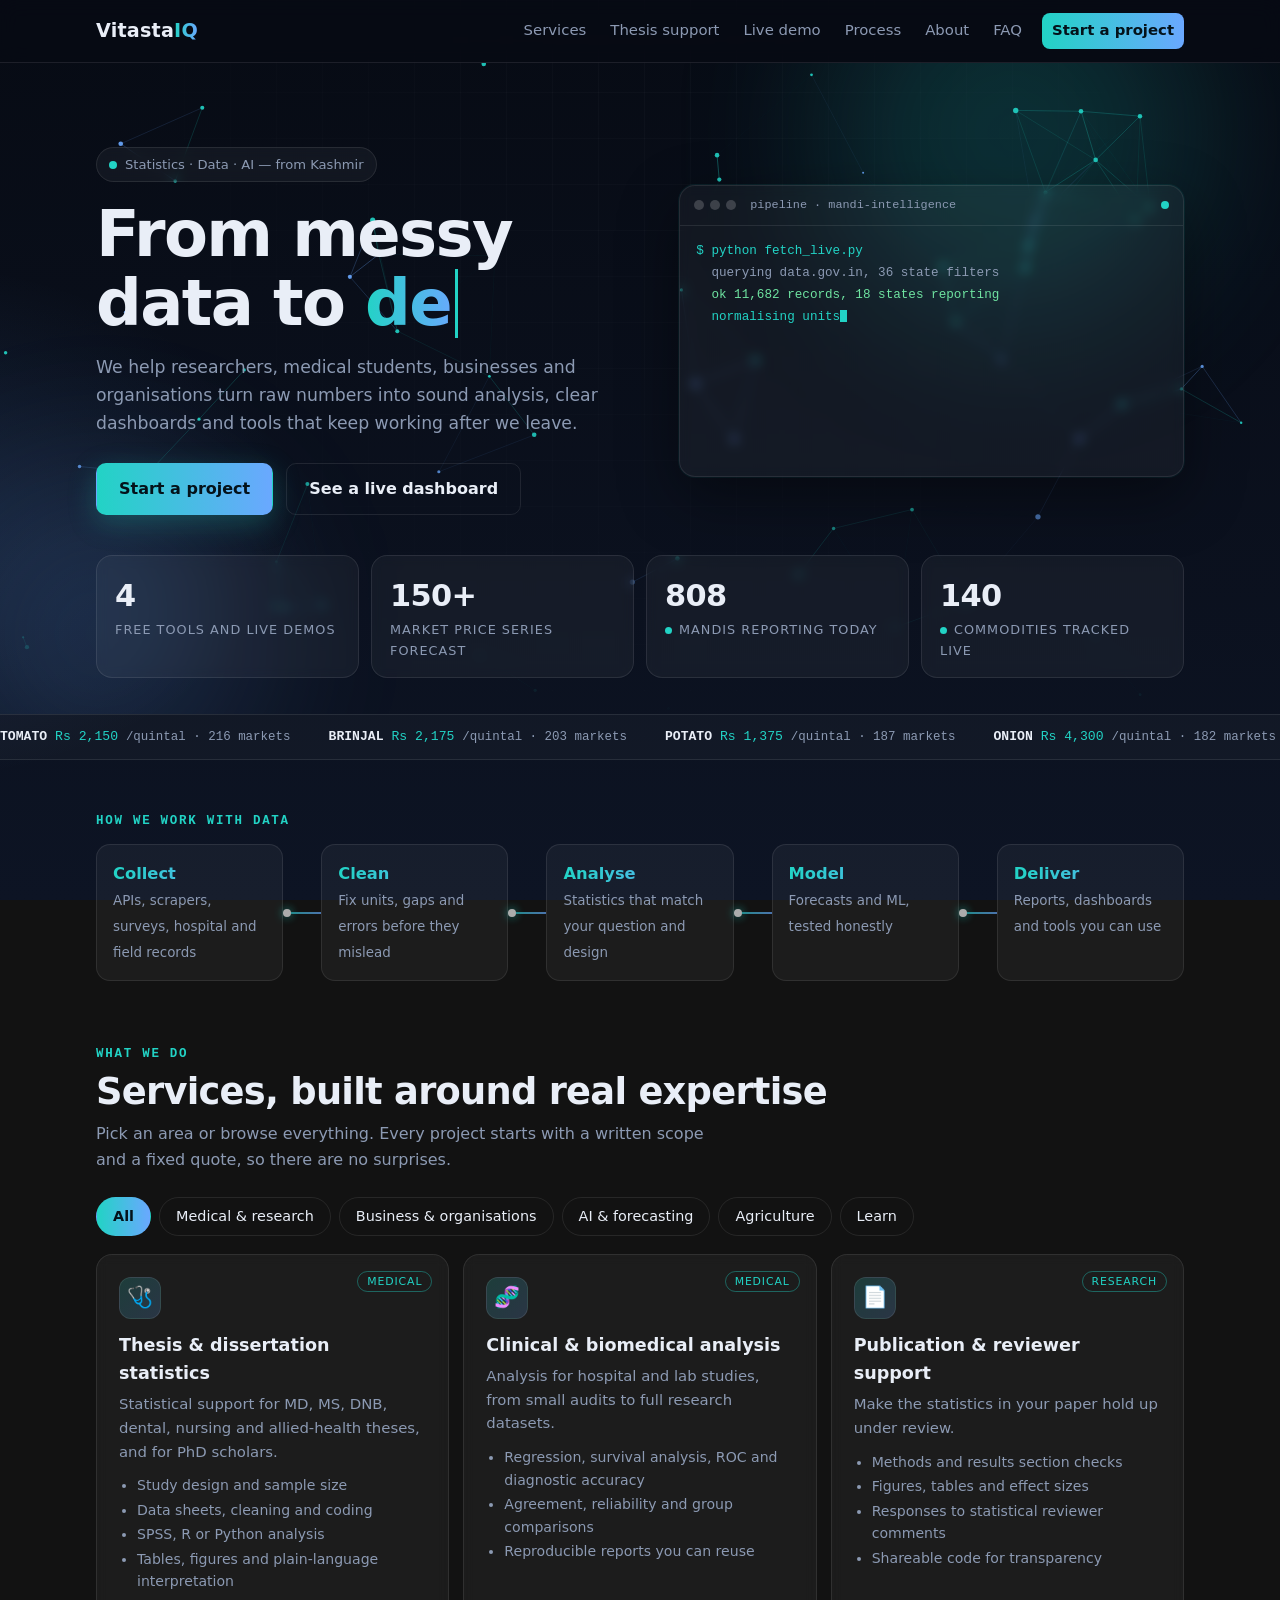
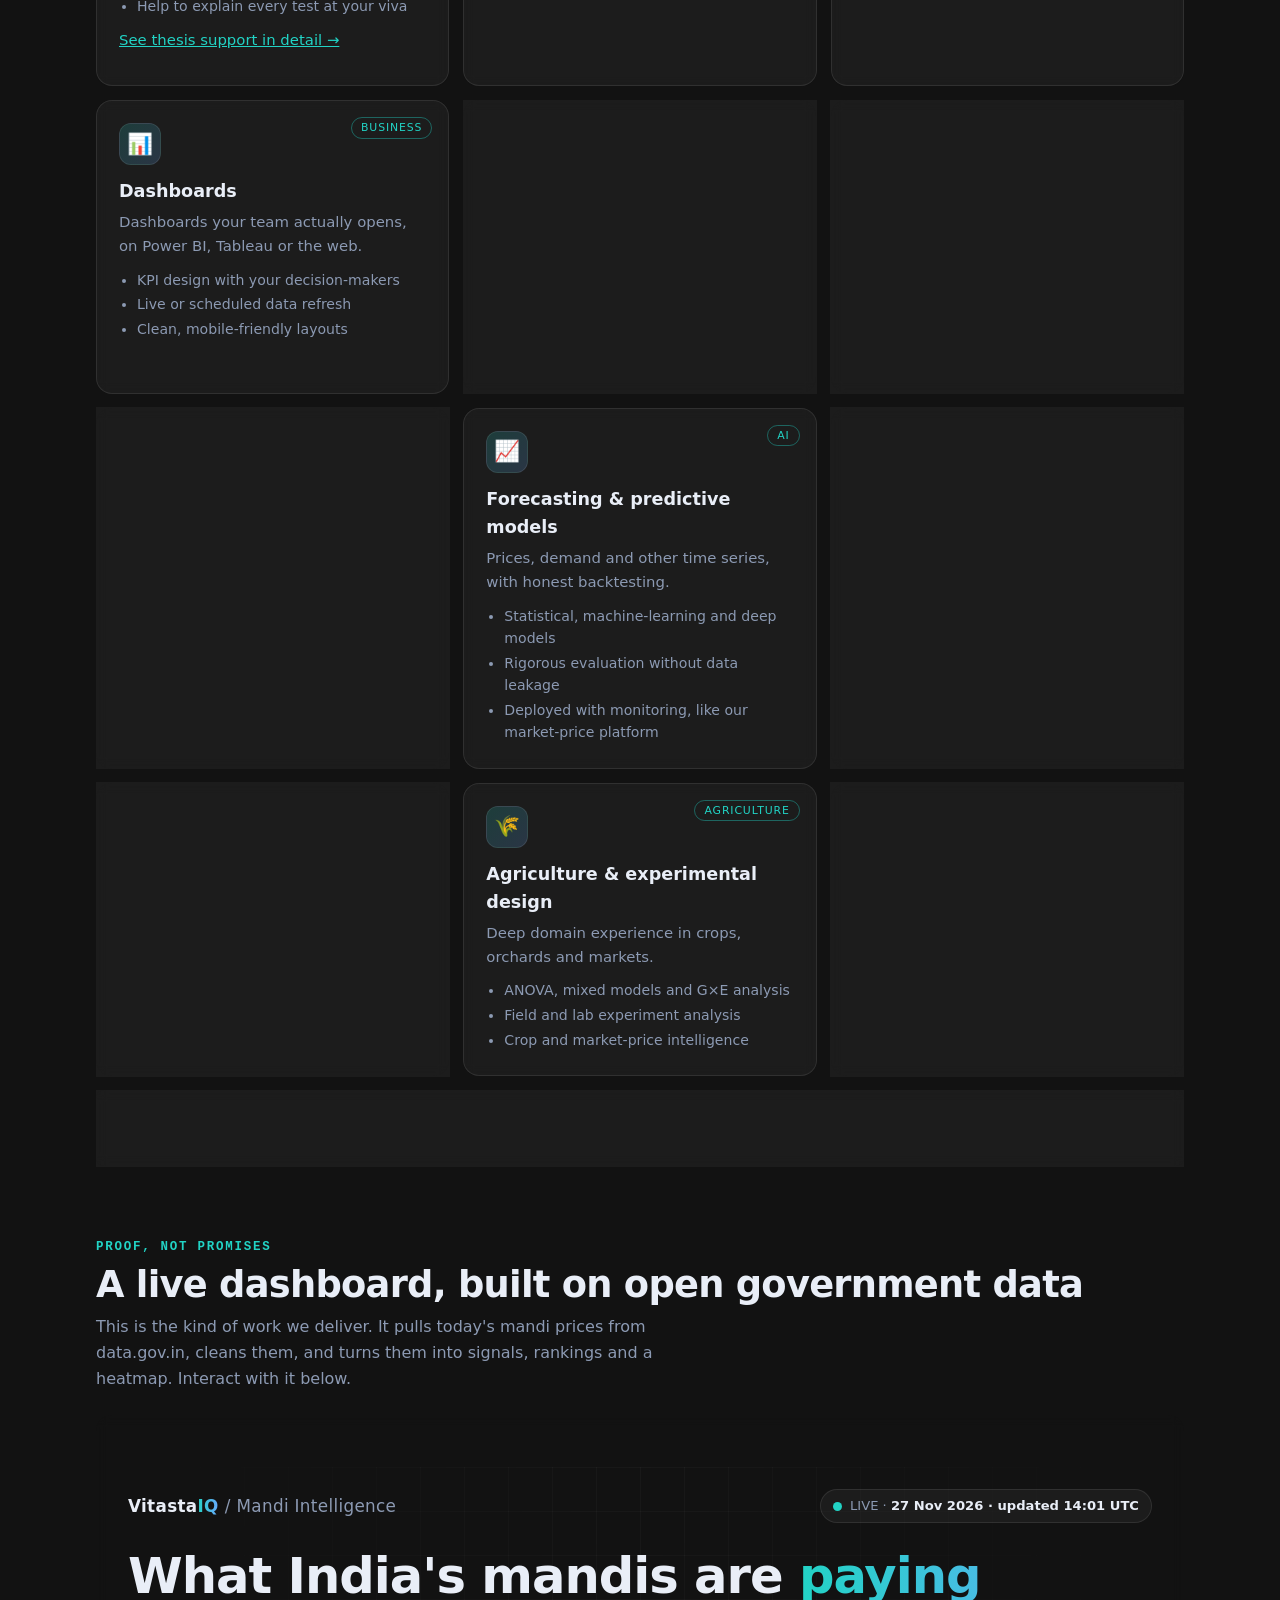
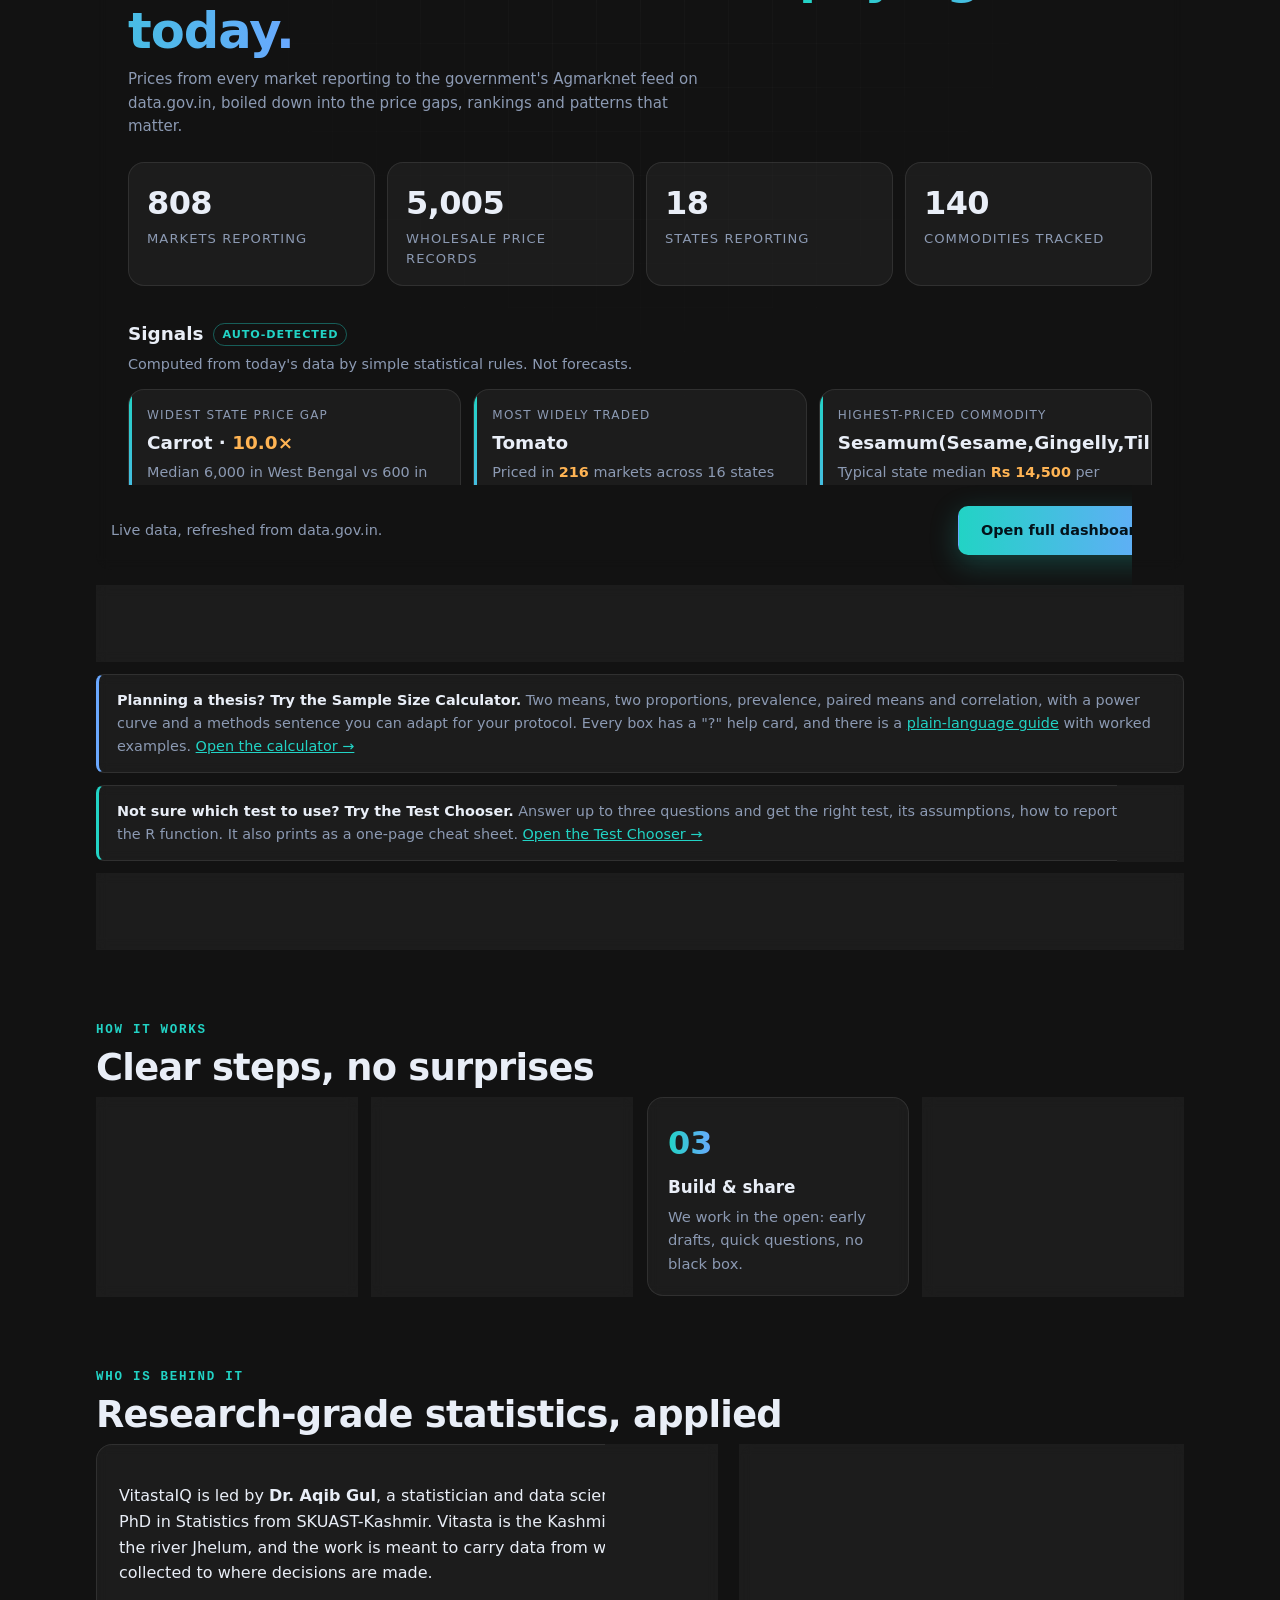
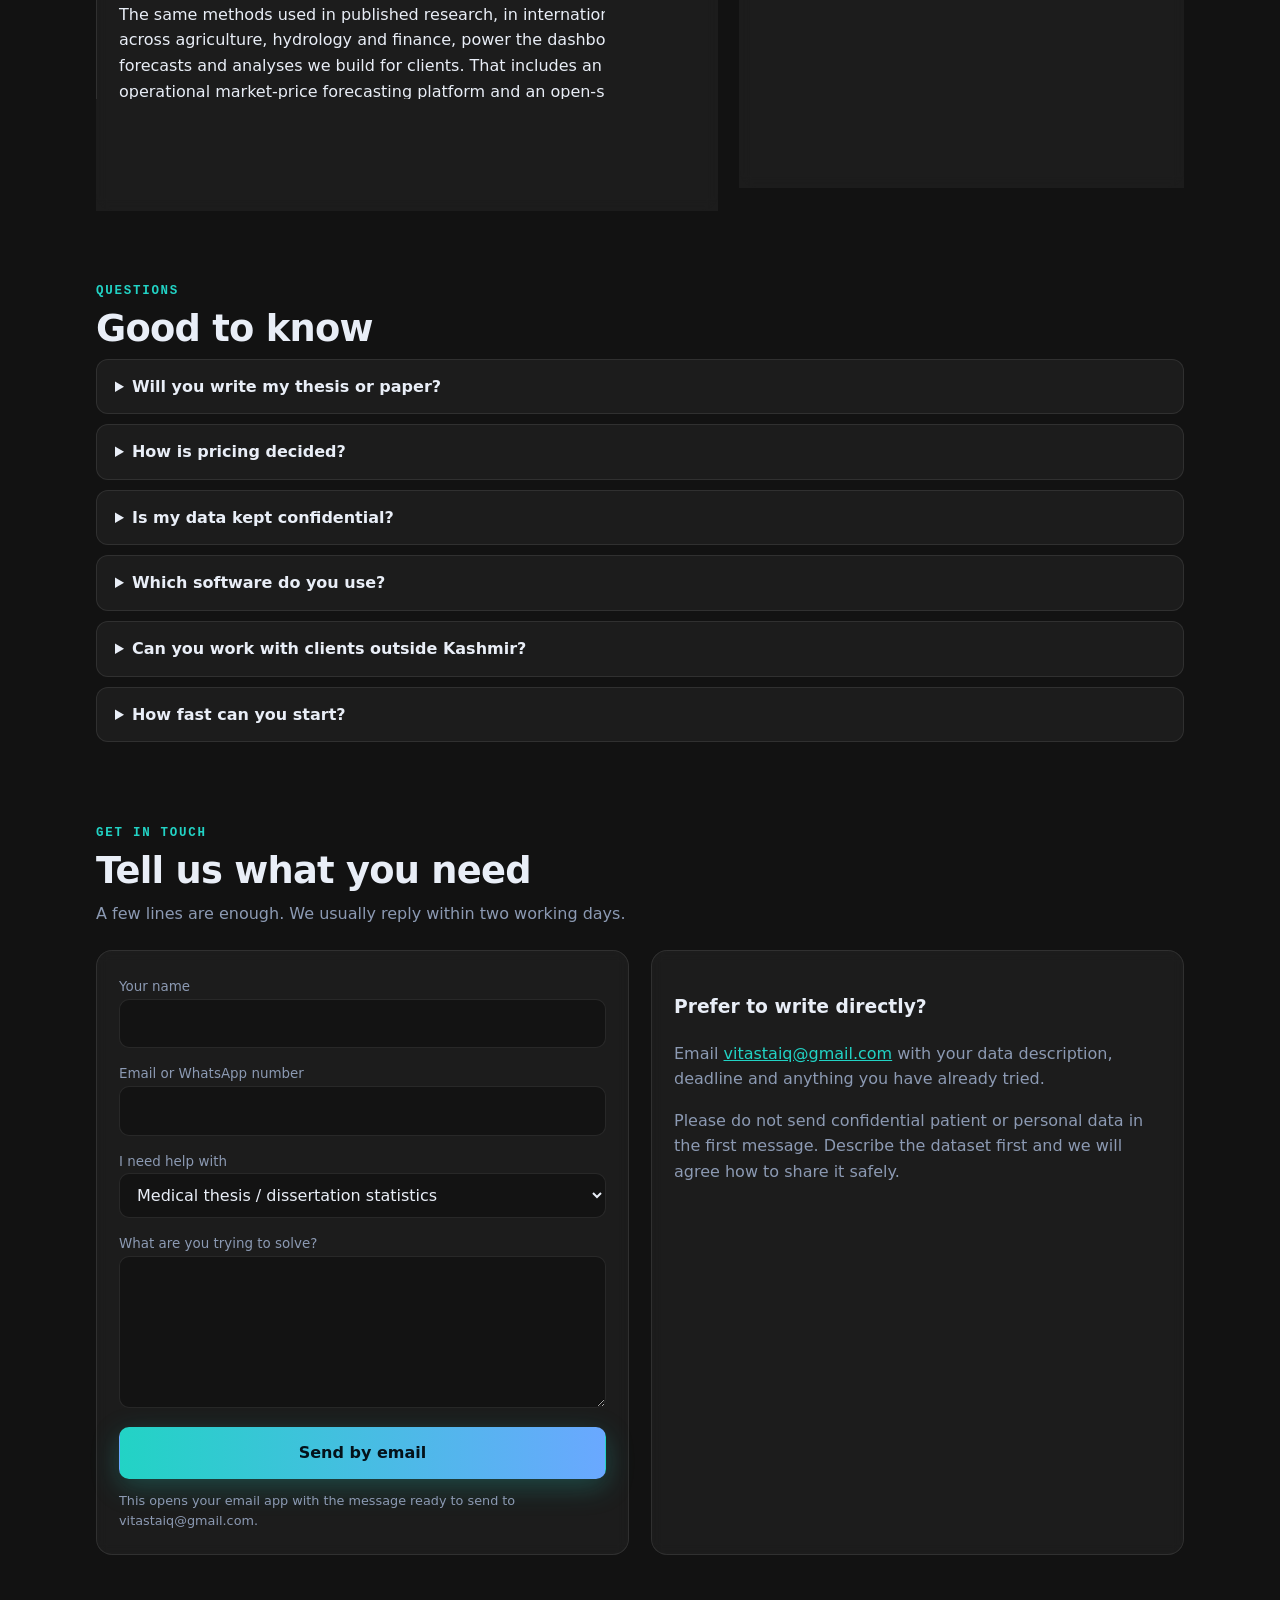
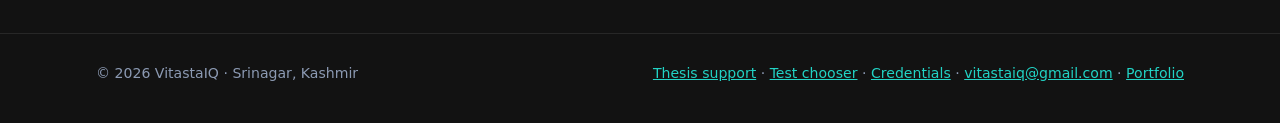
<file: site/index.html>
<!doctype html>
<html lang="en">
<head>
  <meta charset="utf-8">
  <meta name="viewport" content="width=device-width, initial-scale=1">
  <title>VitastaIQ | Statistics, data and AI from Kashmir</title>
  <meta name="description" content="Thesis statistics for medical students, live dashboards, forecasting and analytics for organisations. Free sample size calculator and statistical test chooser. Based in Srinagar, Kashmir.">
  <link rel="canonical" href="https://deepstatistix.github.io/vitastaiq/">
  <meta property="og:site_name" content="VitastaIQ">
  <meta property="og:type" content="website">
  <meta property="og:title" content="VitastaIQ | Statistics, data and AI from Kashmir">
  <meta property="og:description" content="Thesis statistics for medical students, live dashboards, forecasting and analytics for organisations. Free sample size calculator and statistical test chooser. Based in Srinagar, Kashmir.">
  <meta property="og:url" content="https://deepstatistix.github.io/vitastaiq/">
  <meta property="og:image" content="https://deepstatistix.github.io/vitastaiq/assets/og.png">
  <meta property="og:image:width" content="1200">
  <meta property="og:image:height" content="630">
  <meta name="twitter:card" content="summary_large_image">
  <meta name="twitter:title" content="VitastaIQ | Statistics, data and AI from Kashmir">
  <meta name="twitter:description" content="Thesis statistics for medical students, live dashboards, forecasting and analytics for organisations. Free sample size calculator and statistical test chooser. Based in Srinagar, Kashmir.">
  <meta name="twitter:image" content="https://deepstatistix.github.io/vitastaiq/assets/og.png">
  <link rel="stylesheet" href="styles.css">
  <script type="application/ld+json">{"@context":"https://schema.org","@type":"ProfessionalService","name":"VitastaIQ","url":"https://deepstatistix.github.io/vitastaiq/","email":"vitastaiq@gmail.com","image":"https://deepstatistix.github.io/vitastaiq/assets/og.png","description":"Statistics, data and AI services: thesis statistics, dashboards, forecasting and analytics.","address":{"@type":"PostalAddress","addressLocality":"Srinagar","addressRegion":"Jammu and Kashmir","addressCountry":"IN"},"founder":{"@type":"Person","name":"Aqib Gul"},"areaServed":"IN"}</script>
</head>
<body>
  <header class="top">
    <div class="wrap">
      <a class="brand" href="#">Vitasta<span>IQ</span></a>
      <nav aria-label="Main" id="mainnav">
        <a href="#services">Services</a>
        <a href="thesis/index.html">Thesis support</a>
        <a href="#demo">Live demo</a>
        <a href="#process">Process</a>
        <a href="#about">About</a>
        <a href="#faq">FAQ</a>
        <a class="cta" href="#contact">Start a project</a>
      </nav>
      <button class="menu-btn" id="menuBtn" type="button" aria-label="Open menu" aria-expanded="false" aria-controls="mainnav">&#9776;</button>
    </div>
  </header>

  <main>
<div class="hero-sec">
    <div class="orb o1"></div><div class="orb o2"></div>
    <canvas id="net" aria-hidden="true"></canvas>
    <div class="wrap hero">
     <div class="hero-grid">
      <div class="hero-copy">
      <div class="eyebrow glass"><span class="dot"></span> Statistics &middot; Data &middot; AI &mdash; from Kashmir</div>
      <h1>From messy data to <span class="rot grad" id="rot" aria-live="off">decisions</span></h1>
      <p class="lede">We help researchers, medical students, businesses and organisations turn raw numbers into sound analysis, clear dashboards and tools that keep working after we leave.</p>
      <a class="btn primary" href="#contact">Start a project</a>
      <a class="btn ghost" href="#demo">See a live dashboard</a>
      </div>
      <div class="console glass" aria-label="Pipeline log from the live mandi dashboard">
        <div class="cbar"><i></i><i></i><i></i><span>pipeline &middot; mandi-intelligence</span><em class="cdot"></em></div>
        <pre id="log" class="log"></pre>
      </div>
     </div>

      <div class="strip" id="strip">
        <div class="stat glass"><div class="n" data-count="4">0</div><div class="l">Free tools and live demos</div></div>
        <div class="stat glass"><div class="n" data-count="150" data-suffix="+">0</div><div class="l">Market price series forecast</div></div>
        <div class="stat glass live" id="liveA" hidden><div class="n" data-count="0" id="liveMarkets">0</div><div class="l">Mandis reporting today</div></div>
        <div class="stat glass live" id="liveB" hidden><div class="n" data-count="0" id="liveComm">0</div><div class="l">Commodities tracked live</div></div>
      </div>
    </div>
</div>

    <div class="ticker" id="ticker" hidden aria-label="Live mandi price ticker"><div class="tk" id="tk"></div></div>

    <section class="flow">
      <div class="wrap">
        <div class="kicker rv">How we work with data</div>
        <div class="flow-row rv">
          <div class="node"><b>Collect</b><span>APIs, scrapers, surveys, hospital and field records</span></div>
          <div class="link"></div>
          <div class="node"><b>Clean</b><span>Fix units, gaps and errors before they mislead</span></div>
          <div class="link"></div>
          <div class="node"><b>Analyse</b><span>Statistics that match your question and design</span></div>
          <div class="link"></div>
          <div class="node"><b>Model</b><span>Forecasts and ML, tested honestly</span></div>
          <div class="link"></div>
          <div class="node"><b>Deliver</b><span>Reports, dashboards and tools you can use</span></div>
        </div>
      </div>
    </section>

    <section id="services">
      <div class="wrap">
        <div class="kicker rv">What we do</div>
        <h2 class="rv">Services, built around real expertise</h2>
        <p class="sub rv">Pick an area or browse everything. Every project starts with a written scope and a fixed quote, so there are no surprises.</p>

        <div class="filters rv" id="filters" role="group" aria-label="Filter services">
          <button class="chip" type="button" data-f="all" aria-pressed="true">All</button>
          <button class="chip" type="button" data-f="med" aria-pressed="false">Medical &amp; research</button>
          <button class="chip" type="button" data-f="biz" aria-pressed="false">Business &amp; organisations</button>
          <button class="chip" type="button" data-f="ai" aria-pressed="false">AI &amp; forecasting</button>
          <button class="chip" type="button" data-f="agri" aria-pressed="false">Agriculture</button>
          <button class="chip" type="button" data-f="learn" aria-pressed="false">Learn</button>
        </div>

        <div class="cards" id="cards">
          <article class="card glass rv" data-c="med">
            <span class="tag">Medical</span><div class="ico">🩺</div>
            <h3>Thesis &amp; dissertation statistics</h3>
            <p>Statistical support for MD, MS, DNB, dental, nursing and allied-health theses, and for PhD scholars.</p>
            <ul><li>Study design and sample size</li><li>Data sheets, cleaning and coding</li><li>SPSS, R or Python analysis</li><li>Tables, figures and plain-language interpretation</li><li>Help to explain every test at your viva</li></ul>
            <p style="margin-top:12px"><a href="thesis/index.html">See thesis support in detail &rarr;</a></p>
          </article>
          <article class="card glass rv" data-c="med">
            <span class="tag">Medical</span><div class="ico">🧬</div>
            <h3>Clinical &amp; biomedical analysis</h3>
            <p>Analysis for hospital and lab studies, from small audits to full research datasets.</p>
            <ul><li>Regression, survival analysis, ROC and diagnostic accuracy</li><li>Agreement, reliability and group comparisons</li><li>Reproducible reports you can reuse</li></ul>
          </article>
          <article class="card glass rv" data-c="med">
            <span class="tag">Research</span><div class="ico">📄</div>
            <h3>Publication &amp; reviewer support</h3>
            <p>Make the statistics in your paper hold up under review.</p>
            <ul><li>Methods and results section checks</li><li>Figures, tables and effect sizes</li><li>Responses to statistical reviewer comments</li><li>Shareable code for transparency</li></ul>
          </article>

          <article class="card glass rv" data-c="biz">
            <span class="tag">Business</span><div class="ico">📊</div>
            <h3>Dashboards</h3>
            <p>Dashboards your team actually opens, on Power BI, Tableau or the web.</p>
            <ul><li>KPI design with your decision-makers</li><li>Live or scheduled data refresh</li><li>Clean, mobile-friendly layouts</li></ul>
          </article>
          <article class="card glass rv" data-c="biz">
            <span class="tag">Business</span><div class="ico">🏢</div>
            <h3>Analytics for firms &amp; organisations</h3>
            <p>Turn sales, customer, operations or HR data into decisions.</p>
            <ul><li>Segmentation and trend analysis</li><li>Demand and sales forecasting</li><li>Decision reports in plain language</li></ul>
          </article>
          <article class="card glass rv" data-c="biz">
            <span class="tag">Organisations</span><div class="ico">📋</div>
            <h3>Surveys, monitoring &amp; impact reports</h3>
            <p>For NGOs, government programmes and institutions that need evidence.</p>
            <ul><li>Questionnaire design and sampling</li><li>Analysis and programme monitoring</li><li>Donor- and department-ready reports</li></ul>
          </article>
          <article class="card glass rv" data-c="biz">
            <span class="tag">Business</span><div class="ico">⚙️</div>
            <h3>Automation &amp; data pipelines</h3>
            <p>Stop copying numbers between spreadsheets.</p>
            <ul><li>Automated recurring reports</li><li>Web scrapers and scheduled data fetching</li><li>Data cleaning and merging</li></ul>
          </article>

          <article class="card glass rv" data-c="ai">
            <span class="tag">AI</span><div class="ico">📈</div>
            <h3>Forecasting &amp; predictive models</h3>
            <p>Prices, demand and other time series, with honest backtesting.</p>
            <ul><li>Statistical, machine-learning and deep models</li><li>Rigorous evaluation without data leakage</li><li>Deployed with monitoring, like our market-price platform</li></ul>
          </article>
          <article class="card glass rv" data-c="ai">
            <span class="tag">AI</span><div class="ico">🤖</div>
            <h3>AI assistants for your documents</h3>
            <p>Ask questions of your own reports, manuals and records.</p>
            <ul><li>Document chatbots (retrieval-augmented)</li><li>Summarisation and drafting helpers</li><li>Office workflow automation</li></ul>
          </article>
          <article class="card glass rv" data-c="ai">
            <span class="tag">AI</span><div class="ico">🔌</div>
            <h3>APIs &amp; model deployment</h3>
            <p>Take a model from notebook to something your team can use.</p>
            <ul><li>FastAPI services and Docker packaging</li><li>Experiment tracking and monitoring</li><li>Automated retraining pipelines</li></ul>
          </article>

          <article class="card glass rv" data-c="agri">
            <span class="tag">Agriculture</span><div class="ico">🌾</div>
            <h3>Agriculture &amp; experimental design</h3>
            <p>Deep domain experience in crops, orchards and markets.</p>
            <ul><li>ANOVA, mixed models and G&times;E analysis</li><li>Field and lab experiment analysis</li><li>Crop and market-price intelligence</li></ul>
          </article>

          <article class="card glass rv" data-c="learn">
            <span class="tag">Learn</span><div class="ico">🎓</div>
            <h3>Courses &amp; one-to-one tutoring</h3>
            <p>Concepts explained until they click.</p>
            <ul><li>Statistics, SPSS, R and Python</li><li>Biostatistics for medical students</li><li>Machine learning and time series</li><li>Workshops for teams and institutions</li></ul>
          </article>
        </div>

        <div class="policy glass rv"><strong>Our line on theses and papers:</strong> we design, analyse and interpret <em>your</em> data and teach you the result. We do not write your thesis, invent data or change findings. Your data stays confidential.</div>
      </div>
    </section>

    <section id="demo">
      <div class="wrap">
        <div class="kicker rv">Proof, not promises</div>
        <h2 class="rv">A live dashboard, built on open government data</h2>
        <p class="sub rv">This is the kind of work we deliver. It pulls today's mandi prices from data.gov.in, cleans them, and turns them into signals, rankings and a heatmap. Interact with it below.</p>
        <div class="demo glass rv">
          <div class="bar"><i></i><i></i><i></i><span>VitastaIQ &middot; Mandi Intelligence</span></div>
          <iframe src="demo/mandi/index.html" title="Mandi Intelligence dashboard" loading="lazy"></iframe>
          <p class="only-phone">The dashboard works best full screen on a phone. Tap the button below to open it.</p>
          <div class="row"><span>Live data, refreshed from data.gov.in.</span><a class="btn primary" href="demo/mandi/index.html">Open full dashboard</a></div>
        </div>
        <div class="policy glass rv" style="margin-top:16px;border-left-color:var(--a)"><strong>Also try: Price Forecast Lab.</strong> Twelve-week mandi price forecasts for onion, tomato and potato across states, each with a rolling backtest, naive baselines and prediction-interval checks. Honest about what works and what doesn't. <a href="demo/forecast/index.html">Open the Forecast Lab &rarr;</a></div>
        <div class="policy glass rv" style="margin-top:12px;border-left-color:var(--b)"><strong>Planning a thesis? Try the Sample Size Calculator.</strong> Two means, two proportions, prevalence, paired means and correlation, with a power curve and a methods sentence you can adapt for your protocol. Every box has a "?" help card, and there is a <a href="demo/samplesize/guide.html">plain-language guide</a> with worked examples. <a href="demo/samplesize/index.html">Open the calculator &rarr;</a></div>
        <div class="policy glass rv" style="margin-top:12px;border-left-color:var(--a)"><strong>Not sure which test to use? Try the Test Chooser.</strong> Answer up to three questions and get the right test, its assumptions, how to report it and the R function. It also prints as a one-page cheat sheet. <a href="tests/index.html">Open the Test Chooser &rarr;</a></div>
        <div class="policy glass rv" style="margin-top:12px;border-left-color:var(--b)"><strong>Medical student? See thesis support.</strong> Sample size, analysis plan, SPSS or R analysis, tables and figures, and viva preparation, with you as the author. <a href="thesis/index.html">See how we help &rarr;</a></div>
      </div>
    </section>

    <section id="process">
      <div class="wrap">
        <div class="kicker rv">How it works</div>
        <h2 class="rv">Clear steps, no surprises</h2>
        <div class="steps">
          <div class="step glass rv"><h3>Tell us</h3><p>Describe your data and what you need. A short chat is enough to start.</p></div>
          <div class="step glass rv"><h3>Scope &amp; quote</h3><p>You get a written scope, timeline and fixed price before any work begins.</p></div>
          <div class="step glass rv"><h3>Build &amp; share</h3><p>We work in the open: early drafts, quick questions, no black box.</p></div>
          <div class="step glass rv"><h3>Deliver &amp; support</h3><p>Final files, documented code and a walkthrough, plus one revision round.</p></div>
        </div>
      </div>
    </section>

    <section id="about">
      <div class="wrap">
        <div class="kicker rv">Who is behind it</div>
        <h2 class="rv">Research-grade statistics, applied</h2>
        <div class="about">
          <div class="box glass rv">
            <p>VitastaIQ is led by <strong>Dr. Aqib Gul</strong>, a statistician and data scientist with a PhD in Statistics from SKUAST-Kashmir. Vitasta is the Kashmiri name of the river Jhelum, and the work is meant to carry data from where it is collected to where decisions are made.</p>
            <p>The same methods used in published research, in international journals across agriculture, hydrology and finance, power the dashboards, forecasts and analyses we build for clients. That includes an operational market-price forecasting platform and an open-source Python package for experimental design.</p>
            <p><a href="https://deepstatistix.github.io/">Full portfolio</a> &middot; <a href="https://micskuast.in">MIC forecasting platform</a></p>
          </div>
          <ul class="facts glass rv box">
            <li><b>PhD Statistics</b>SKUAST-Kashmir, 2025</li>
            <li><b>Tools</b>Python, R, SPSS, SQL, Power BI, Tableau</li>
            <li><b>Methods</b>Inference, regression, mixed models, time series, machine learning</li>
            <li><b>Based in</b>Srinagar, Jammu &amp; Kashmir. Remote work welcome.</li>
          </ul>
        </div>
      </div>
    </section>

    <section id="faq">
      <div class="wrap">
        <div class="kicker rv">Questions</div>
        <h2 class="rv">Good to know</h2>
        <div class="rv">
          <details><summary>Will you write my thesis or paper?</summary><p>No. We help with study design, analysis and interpretation of your own real data, and we teach you the results so you can defend them. The writing and the conclusions stay yours.</p></details>
          <details><summary>How is pricing decided?</summary><p>Every project gets a fixed quote after a short scoping chat, based on the data, the deliverables and the deadline. Students and early-stage teams are welcome to ask about reduced rates.</p></details>
          <details><summary>Is my data kept confidential?</summary><p>Yes. Client data is used only for your project and is not shared or published. We can sign a simple confidentiality agreement on request.</p></details>
          <details><summary>Which software do you use?</summary><p>SPSS, R and Python for analysis; Power BI, Tableau or web dashboards for reporting. We deliver in the tools you can open and maintain.</p></details>
          <details><summary>Can you work with clients outside Kashmir?</summary><p>Yes. Most work is remote, by email, calls and shared files.</p></details>
          <details><summary>How fast can you start?</summary><p>Small analyses can start within days. Larger builds are scheduled after the scope is agreed.</p></details>
        </div>
      </div>
    </section>

    <section id="contact">
      <div class="wrap">
        <div class="kicker rv">Get in touch</div>
        <h2 class="rv">Tell us what you need</h2>
        <p class="sub rv">A few lines are enough. We usually reply within two working days.</p>
        <div class="contact">
          <form class="glass rv" id="form">
            <div><label for="name">Your name</label><input id="name" name="name" required autocomplete="name"></div>
            <div><label for="contactinfo">Email or WhatsApp number</label><input id="contactinfo" name="contactinfo" required></div>
            <div><label for="service">I need help with</label>
              <select id="service" name="service">
                <option>Medical thesis / dissertation statistics</option>
                <option>Clinical or biomedical research analysis</option>
                <option>Publication or reviewer support</option>
                <option>Dashboard</option>
                <option>Analytics for my organisation</option>
                <option>Survey, monitoring or impact report</option>
                <option>Automation or data pipeline</option>
                <option>Forecasting or predictive model</option>
                <option>AI assistant for documents</option>
                <option>Agriculture or experimental design</option>
                <option>Course or tutoring</option>
                <option>Something else</option>
              </select></div>
            <div><label for="msg">What are you trying to solve?</label><textarea id="msg" name="msg" rows="5" required></textarea></div>
            <button class="btn primary" type="submit">Send by email</button>
            <p class="note">This opens your email app with the message ready to send to vitastaiq@gmail.com.</p>
          </form>
          <div class="side glass rv">
            <h3>Prefer to write directly?</h3>
            <p>Email <a href="mailto:vitastaiq@gmail.com">vitastaiq@gmail.com</a> with your data description, deadline and anything you have already tried.</p>
            <p>Please do not send confidential patient or personal data in the first message. Describe the dataset first and we will agree how to share it safely.</p>
          </div>
        </div>
      </div>
    </section>
  </main>

  <footer>
    <div class="wrap">
      <span>&copy; 2026 VitastaIQ &middot; Srinagar, Kashmir</span>
      <span><a href="thesis/index.html">Thesis support</a> &middot; <a href="tests/index.html">Test chooser</a> &middot; <a href="research/index.html">Credentials</a> &middot; <a href="mailto:vitastaiq@gmail.com">vitastaiq@gmail.com</a> &middot; <a href="https://deepstatistix.github.io/">Portfolio</a></span>
    </div>
  </footer>

<script src="demo/mandi/live.js" onerror="void 0"></script>
<script>
(function () {
  var reduce = window.matchMedia && window.matchMedia("(prefers-reduced-motion: reduce)").matches;
  var fmt = function (n) { return Math.round(n).toLocaleString("en-IN"); };

  /* rotating headline word */
  var words = ["decisions", "dashboards", "thesis results", "forecasts", "AI tools", "clear reports"];
  var el = document.getElementById("rot");
  if (reduce) { el.textContent = words[0]; el.style.borderRight = "0"; }
  else {
    var w = 0, i = 0, del = false;
    (function tick() {
      var full = words[w];
      i += del ? -1 : 1;
      el.textContent = full.slice(0, i);
      var wait = del ? 45 : 85;
      if (!del && i === full.length) { del = true; wait = 1500; }
      else if (del && i === 0) { del = false; w = (w + 1) % words.length; wait = 350; }
      setTimeout(tick, wait);
    })();
  }

  /* live numbers from the dashboard's data, if present */
  if (window.LIVE) {
    document.getElementById("liveMarkets").setAttribute("data-count", window.LIVE.markets);
    document.getElementById("liveComm").setAttribute("data-count", Object.keys(window.LIVE.commodities).length);
    document.getElementById("liveA").hidden = false;
    document.getElementById("liveB").hidden = false;
  }

  /* live data helpers */
  var esc = function (s) { return String(s).replace(/[&<>"]/g, function (c) { return { "&": "&amp;", "<": "&lt;", ">": "&gt;", '"': "&quot;" }[c]; }); };
  var med = function (a) { a = a.slice().sort(function (x, y) { return x - y; }); var m = a.length >> 1; return a.length % 2 ? a[m] : (a[m - 1] + a[m]) / 2; };
  var L = window.LIVE, byM = [], best = null;
  if (L) {
    Object.keys(L.commodities).forEach(function (n) { var c = L.commodities[n]; c.typ = med(c.states.map(function (s) { return s.p; })); c.nst = c.states.length; });
    byM = Object.keys(L.commodities).sort(function (a, b) { return L.commodities[b].markets - L.commodities[a].markets; });
    byM.forEach(function (n) {
      var c = L.commodities[n]; if (c.nst < 4 || c.markets < 10) return;
      var lo = c.states[0], hi = c.states[c.states.length - 1], r = hi.p / lo.p;
      if (!best || r > best.r) best = { n: n, r: r, lo: lo.s, hi: hi.s };
    });
  }

  /* price ticker */
  if (L && byM.length) {
    var items = byM.slice(0, 18).map(function (n) {
      var c = L.commodities[n];
      return "<span><b>" + esc(n.toUpperCase()) + "</b> <em>Rs " + fmt(c.typ) + "</em> <small>/quintal &middot; " + c.markets + " markets</small></span>";
    }).join("");
    document.getElementById("tk").innerHTML = items + items;
    document.getElementById("ticker").hidden = false;
  }

  /* console: the real steps of the mandi pipeline, with today's numbers */
  (function () {
    var out = document.getElementById("log"), lines;
    if (L) lines = [
      ["p", "$ python fetch_live.py"],
      ["m", "  querying data.gov.in, 36 state filters"],
      ["ok", "  ok " + fmt(L.rows) + " records, " + L.states + " states reporting"],
      ["p", "  normalising units"],
      ["ok", "  ok " + (L.adjusted || 0) + " Rs/kg converted, " + (L.dropped || 0) + " dropped"],
      ["ok", "  ok " + fmt(L.retail || 0) + " retail-market records set aside"],
      ["p", "  aggregating"],
      ["ok", "  ok " + L.markets + " markets, " + byM.length + " commodities"]
    ].concat(best ? [["w", "  signal: widest gap " + best.n + " " + best.r.toFixed(1) + "x (" + best.lo + " to " + best.hi + ")"]] : [], [["m", "  ready, data for " + L.date]]);
    else lines = [["p", "$ python fetch_live.py"], ["m", "  querying data.gov.in"], ["p", "  normalising units"], ["p", "  aggregating"], ["ok", "  ok dashboard data ready"]];
    var html = [], li = 0, ci = 0;
    function paint(cursor) { out.innerHTML = html.join("\n") + (cursor ? '<span class="cur"></span>' : ""); }
    if (reduce) { html = lines.map(function (l) { return '<span class="' + l[0] + '">' + esc(l[1]) + "</span>"; }); paint(true); return; }
    (function step() {
      if (li >= lines.length) { paint(true); return; }
      var l = lines[li], isCmd = l[0] === "p" && l[1].charAt(0) === "$";
      if (isCmd && ci < l[1].length) {
        ci += 1; out.innerHTML = html.concat(['<span class="p">' + esc(l[1].slice(0, ci)) + "</span>"]).join("\n") + '<span class="cur"></span>';
        return setTimeout(step, 55);
      }
      html.push('<span class="' + l[0] + '">' + esc(l[1]) + "</span>"); li += 1; ci = 0; paint(true);
      setTimeout(step, isCmd ? 400 : 330);
    })();
  })();

  /* neural-network background */
  (function () {
    var c = document.getElementById("net"); if (!c || reduce || !c.getContext) return;
    var x = c.getContext("2d"), W = 0, H = 0, pts = [], mouse = { x: -999, y: -999 }, run = true, LINK = 130;
    function size() {
      var r = c.parentNode.getBoundingClientRect(), d = Math.min(window.devicePixelRatio || 1, 2);
      W = r.width; H = r.height; c.width = W * d; c.height = H * d; x.setTransform(d, 0, 0, d, 0, 0);
      var n = Math.round(Math.min(95, W * H / 13000)); pts = [];
      for (var i = 0; i < n; i++) pts.push({ x: Math.random() * W, y: Math.random() * H, vx: (Math.random() - .5) * .38, vy: (Math.random() - .5) * .38, r: 1 + Math.random() * 1.7, h: Math.random() < .3 });
    }
    function frame() {
      if (!run) return;
      x.clearRect(0, 0, W, H);
      for (var i = 0; i < pts.length; i++) {
        var p = pts[i]; p.x += p.vx; p.y += p.vy;
        if (p.x < 0 || p.x > W) p.vx *= -1; if (p.y < 0 || p.y > H) p.vy *= -1;
        var dx = p.x - mouse.x, dy = p.y - mouse.y, dm = Math.sqrt(dx * dx + dy * dy);
        if (dm < 120 && dm > 0) { p.x += dx / dm * .6; p.y += dy / dm * .6; }
        for (var j = i + 1; j < pts.length; j++) {
          var q = pts[j], ax = p.x - q.x, ay = p.y - q.y, d = Math.sqrt(ax * ax + ay * ay);
          if (d < LINK) { x.strokeStyle = "rgba(" + (p.h || q.h ? "106,168,255" : "34,211,197") + "," + ((1 - d / LINK) * .42).toFixed(3) + ")"; x.lineWidth = 1; x.beginPath(); x.moveTo(p.x, p.y); x.lineTo(q.x, q.y); x.stroke(); }
        }
        x.fillStyle = p.h ? "rgba(106,168,255,.9)" : "rgba(34,211,197,.9)"; x.beginPath(); x.arc(p.x, p.y, p.r, 0, 6.283); x.fill();
      }
      requestAnimationFrame(frame);
    }
    size(); frame();
    window.addEventListener("resize", size);
    c.parentNode.addEventListener("mousemove", function (e) { var r = c.getBoundingClientRect(); mouse.x = e.clientX - r.left; mouse.y = e.clientY - r.top; });
    c.parentNode.addEventListener("mouseleave", function () { mouse.x = mouse.y = -999; });
    if ("IntersectionObserver" in window) new IntersectionObserver(function (es) { var v = es[0].isIntersecting; if (v && !run) { run = true; frame(); } run = v; }).observe(c);
  })();

  /* cursor spotlight on cards */
  document.getElementById("cards").addEventListener("mousemove", function (e) {
    var t = e.target.closest && e.target.closest(".card"); if (!t) return;
    var r = t.getBoundingClientRect(); t.style.setProperty("--mx", (e.clientX - r.left) + "px"); t.style.setProperty("--my", (e.clientY - r.top) + "px");
  });

  /* count-up */
  function count(n) {
    var end = +n.getAttribute("data-count"), suf = n.getAttribute("data-suffix") || "", t0 = null;
    if (reduce) { n.textContent = fmt(end) + suf; return; }
    (function step(t) {
      if (t0 === null) t0 = t;
      var p = Math.min(1, (t - t0) / 1100);
      n.textContent = fmt(end * (1 - Math.pow(1 - p, 3))) + suf;
      if (p < 1) requestAnimationFrame(step);
    })(performance.now());
  }
  var counted = false;
  function runCounts() { if (counted) return; counted = true; Array.prototype.forEach.call(document.querySelectorAll("[data-count]"), count); }

  /* reveal on scroll */
  var rv = document.querySelectorAll(".rv");
  if ("IntersectionObserver" in window && !reduce) {
    var io = new IntersectionObserver(function (es) {
      es.forEach(function (e) { if (e.isIntersecting) { e.target.classList.add("in"); io.unobserve(e.target); } });
    }, { threshold: 0.12 });
    Array.prototype.forEach.call(rv, function (x) { io.observe(x); });
  } else { Array.prototype.forEach.call(rv, function (x) { x.classList.add("in"); }); }
  runCounts();

  /* mobile menu */
  var mb = document.getElementById("menuBtn"), mn = document.getElementById("mainnav");
  function setMenu(open) { mn.classList.toggle("open", open); mb.setAttribute("aria-expanded", open ? "true" : "false"); mb.setAttribute("aria-label", open ? "Close menu" : "Open menu"); }
  mb.addEventListener("click", function () { setMenu(!mn.classList.contains("open")); });
  mn.addEventListener("click", function (e) { if (e.target.closest("a")) setMenu(false); });
  document.addEventListener("keydown", function (e) { if (e.key === "Escape") setMenu(false); });
  document.addEventListener("click", function (e) { if (!e.target.closest("header.top")) setMenu(false); });

  /* service filter */
  document.getElementById("filters").addEventListener("click", function (e) {
    var b = e.target.closest("button"); if (!b) return;
    var f = b.getAttribute("data-f");
    Array.prototype.forEach.call(this.children, function (c) { c.setAttribute("aria-pressed", c === b ? "true" : "false"); });
    Array.prototype.forEach.call(document.querySelectorAll("#cards .card"), function (c) {
      var show = f === "all" || c.getAttribute("data-c") === f;
      c.hidden = !show;
      if (show) c.classList.add("in");
    });
  });

  /* contact form -> prefilled email (no backend needed) */
  document.getElementById("form").addEventListener("submit", function (e) {
    e.preventDefault();
    var f = e.target, g = function (n) { return f.elements[n].value.trim(); };
    var body = "Name: " + g("name") + "\nContact: " + g("contactinfo") + "\nService: " + g("service") + "\n\n" + g("msg");
    window.location.href = "mailto:vitastaiq@gmail.com?subject=" + encodeURIComponent("Enquiry: " + g("service")) + "&body=" + encodeURIComponent(body);
  });
})();
</script>
</body>
</html>
</file>
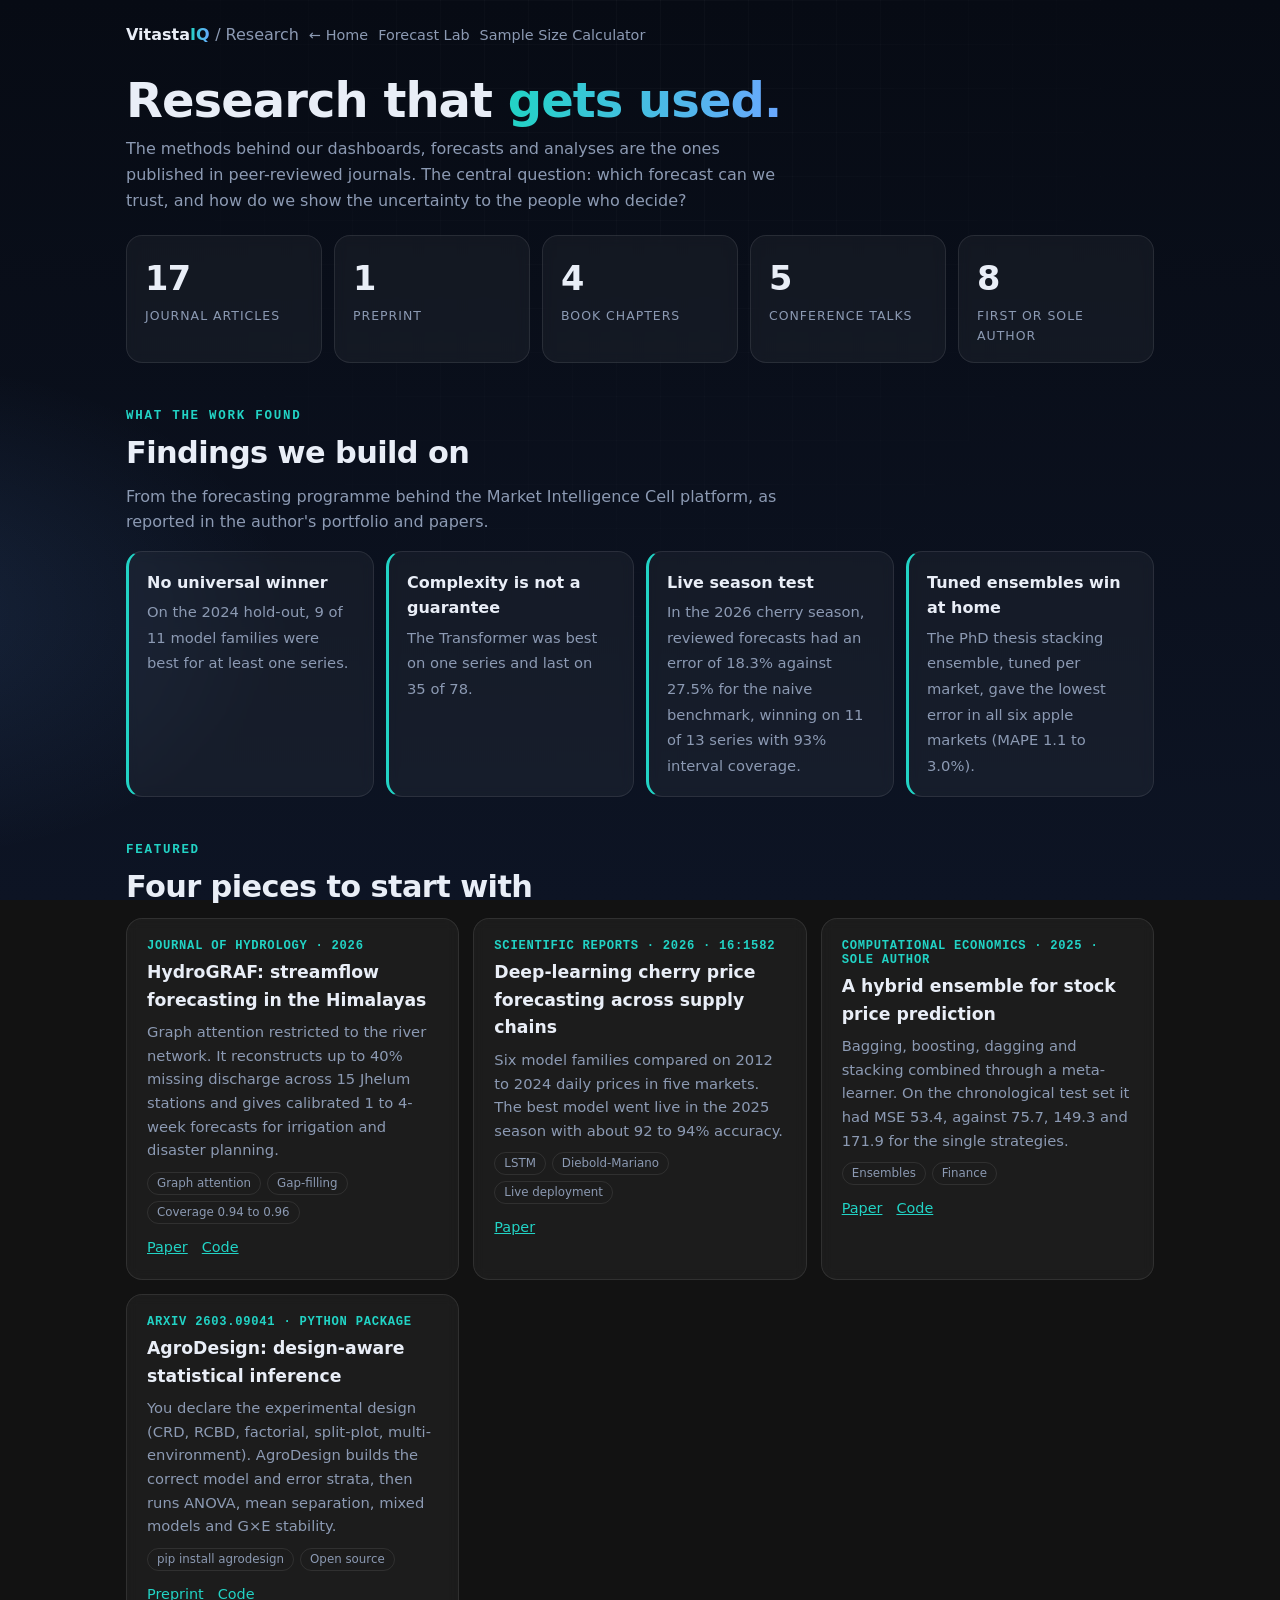
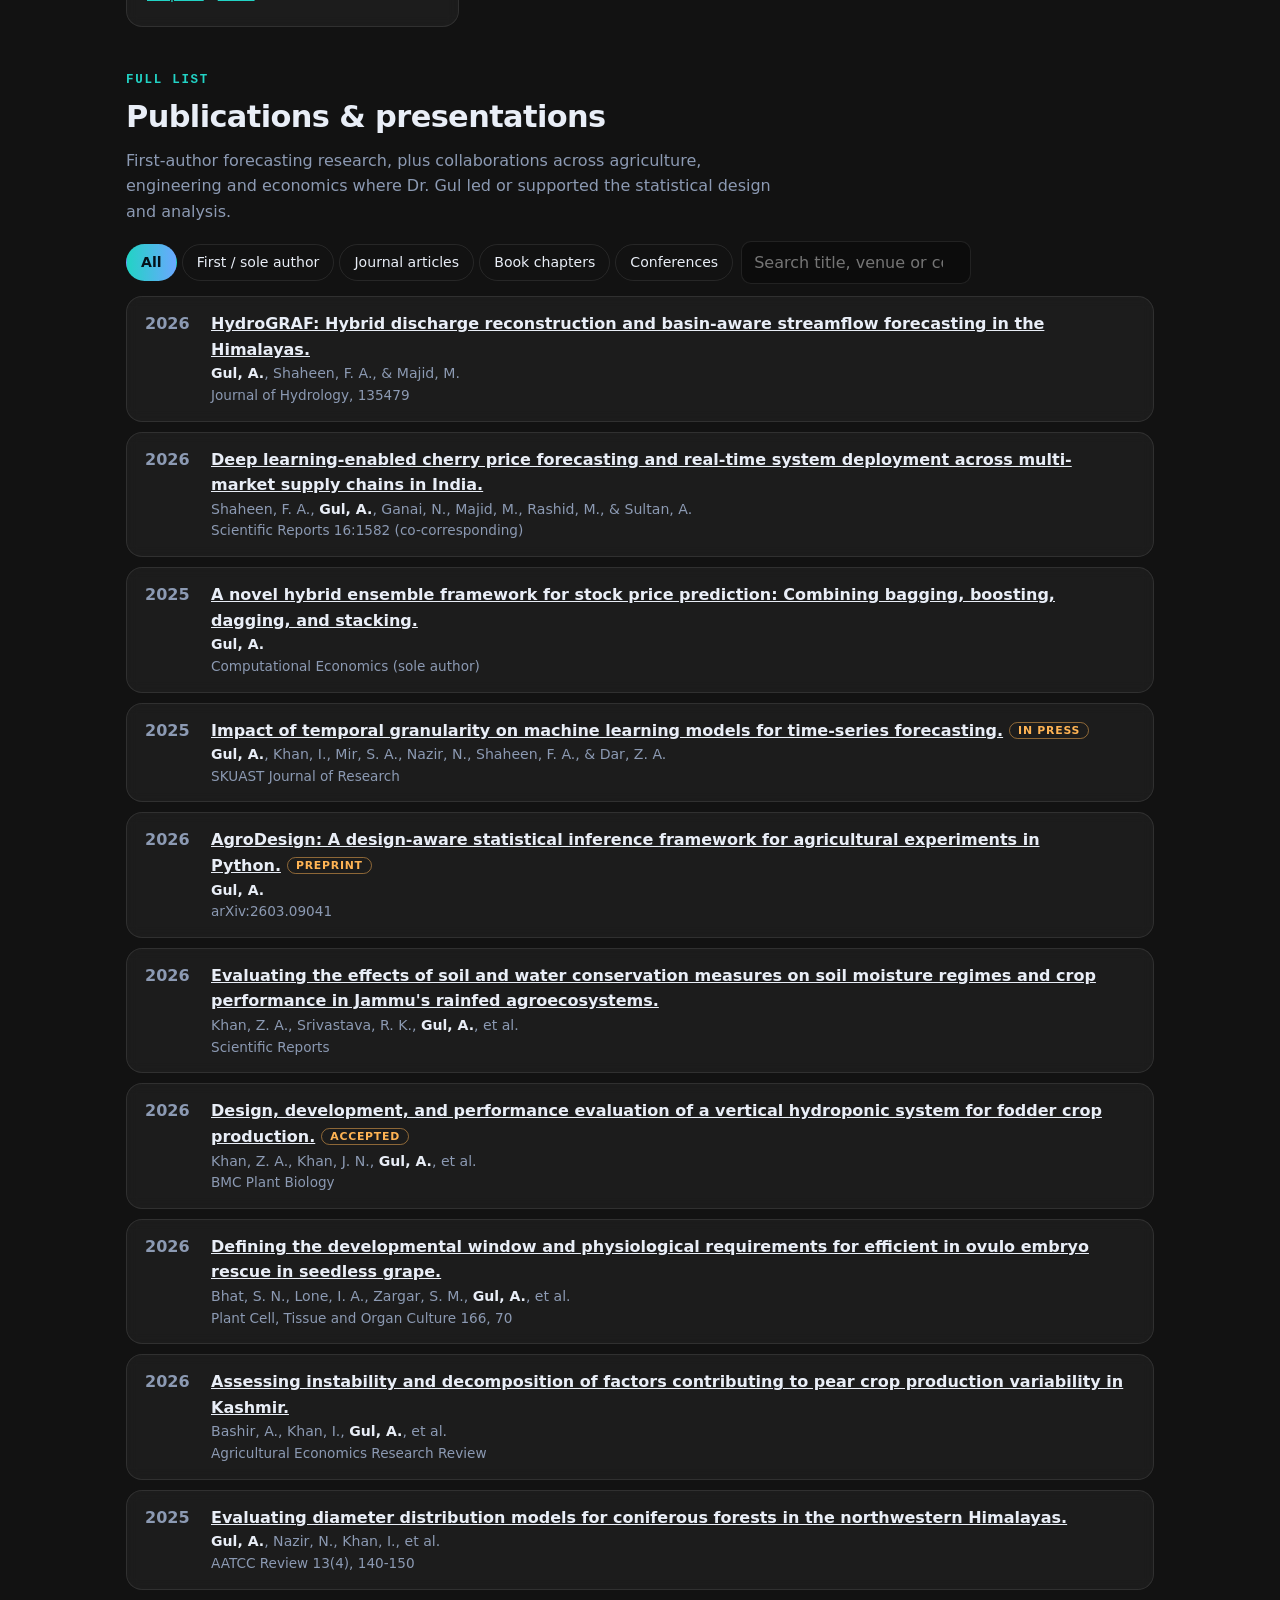
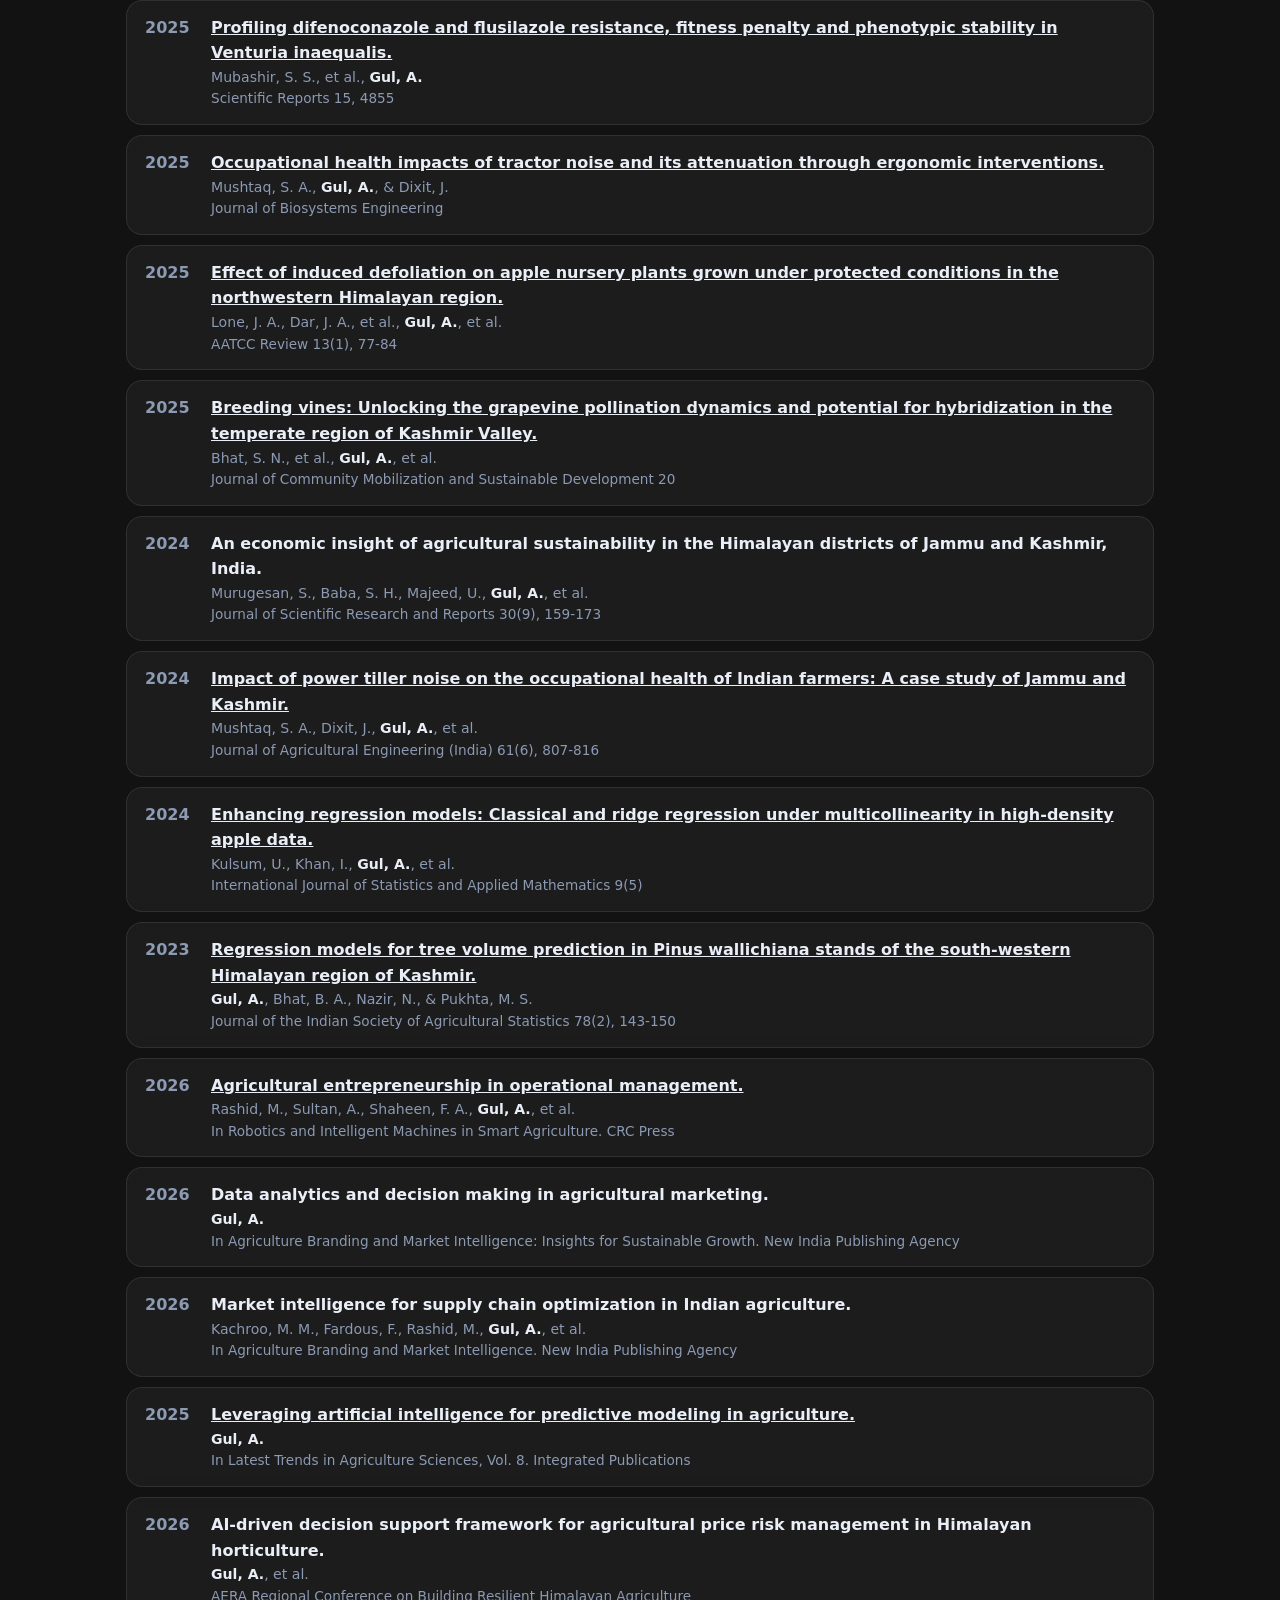
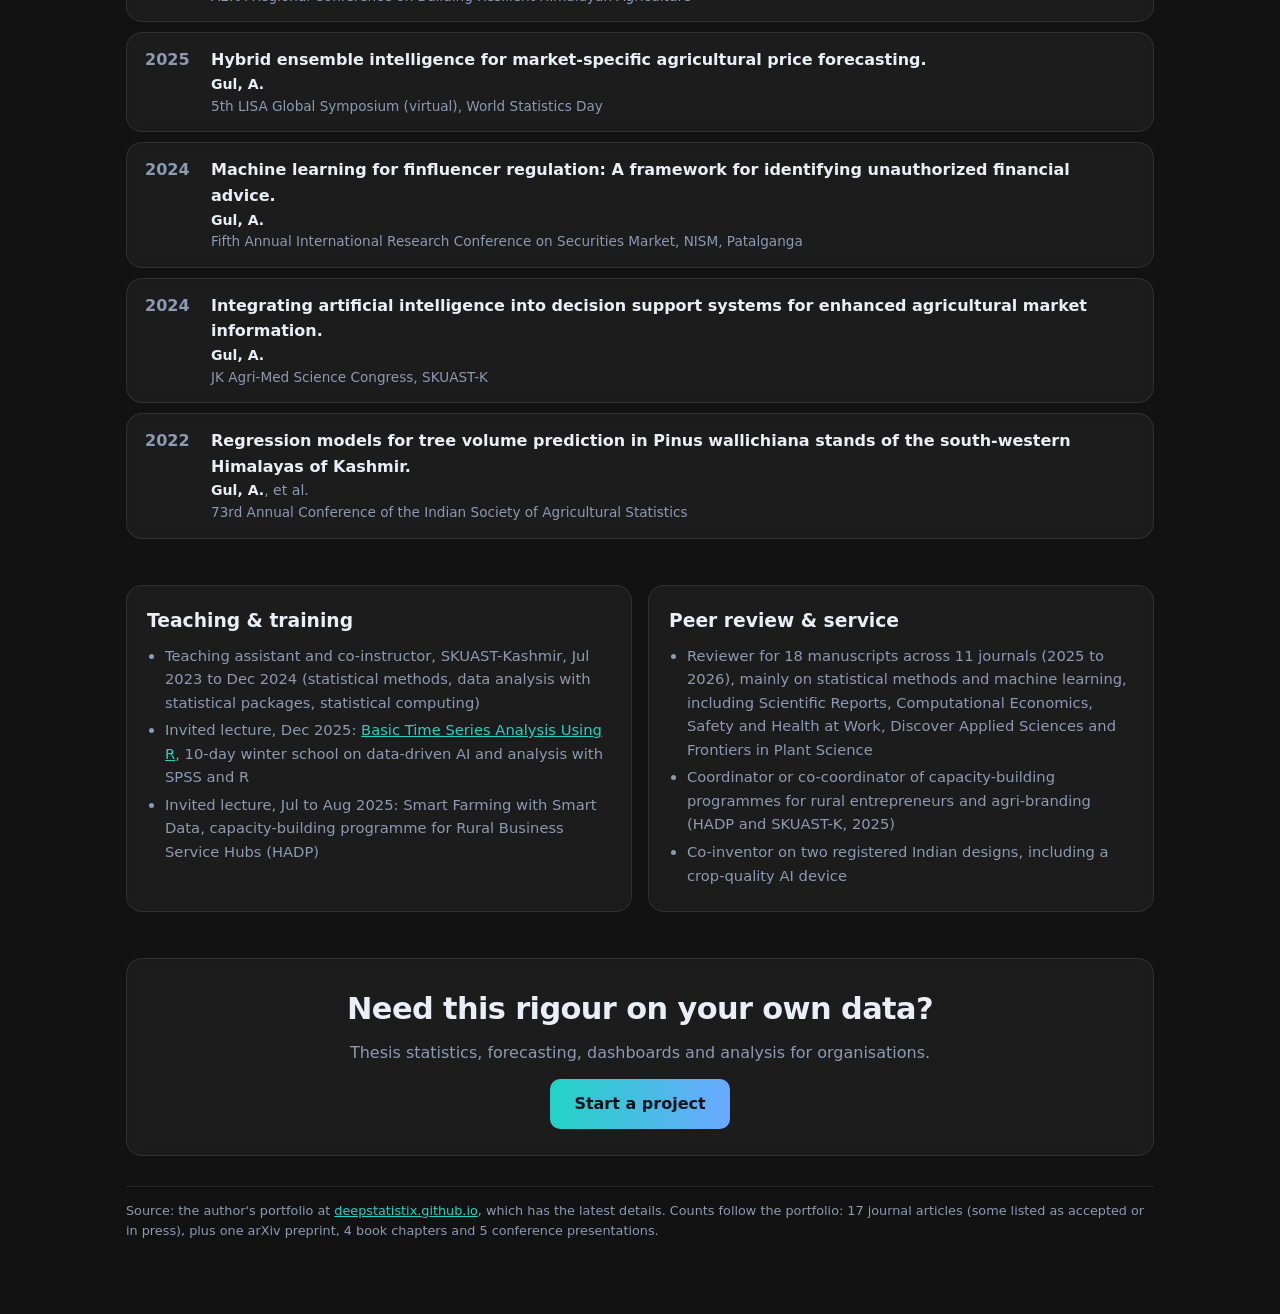
<file: site/research/index.html>
<!doctype html>
<html lang="en">
<head>
  <meta charset="utf-8">
  <meta name="viewport" content="width=device-width, initial-scale=1">
  <meta name="robots" content="noindex">
  <title>Research and publications | VitastaIQ</title>
  <meta name="description" content="Forecasting, experimental design and applied statistics research behind VitastaIQ: 17 journal articles, a preprint, 4 book chapters and 5 conference presentations.">
  <link rel="canonical" href="https://deepstatistix.github.io/vitastaiq/research/">
  <meta property="og:site_name" content="VitastaIQ">
  <meta property="og:type" content="website">
  <meta property="og:title" content="Research and publications | VitastaIQ">
  <meta property="og:description" content="Forecasting, experimental design and applied statistics research behind VitastaIQ: 17 journal articles, a preprint, 4 book chapters and 5 conference presentations.">
  <meta property="og:url" content="https://deepstatistix.github.io/vitastaiq/research/">
  <meta property="og:image" content="https://deepstatistix.github.io/vitastaiq/assets/og.png">
  <meta property="og:image:width" content="1200">
  <meta property="og:image:height" content="630">
  <meta name="twitter:card" content="summary_large_image">
  <meta name="twitter:title" content="Research and publications | VitastaIQ">
  <meta name="twitter:description" content="Forecasting, experimental design and applied statistics research behind VitastaIQ: 17 journal articles, a preprint, 4 book chapters and 5 conference presentations.">
  <meta name="twitter:image" content="https://deepstatistix.github.io/vitastaiq/assets/og.png">
  <style>
    :root { color-scheme: dark; --bg:#070b14; --bg2:#0d1424; --card:rgba(255,255,255,.045); --line:rgba(255,255,255,.09); --fg:#e9eef7; --muted:#8c9ab3; --a:#22d3c5; --b:#6aa8ff; --warm:#ffb454; }
    * { box-sizing:border-box; }
    html { scroll-behavior:smooth; }
    body { margin:0; color:var(--fg); font:16px/1.6 system-ui,-apple-system,"Segoe UI",sans-serif; min-height:100vh;
      background: radial-gradient(900px 500px at 85% -10%, rgba(34,211,197,.14), transparent 60%), radial-gradient(700px 420px at -10% 10%, rgba(106,168,255,.13), transparent 60%), linear-gradient(var(--bg), var(--bg2)) fixed; }
    body::before { content:""; position:fixed; inset:0; pointer-events:none; opacity:.3; background-image:linear-gradient(var(--line) 1px, transparent 1px),linear-gradient(90deg,var(--line) 1px,transparent 1px); background-size:44px 44px; -webkit-mask-image:radial-gradient(ellipse at 50% 0%,#000,transparent 70%); mask-image:radial-gradient(ellipse at 50% 0%,#000,transparent 70%); }
    a { color:var(--a); }
    .wrap { position:relative; max-width:1060px; margin:0 auto; padding:22px 16px 56px; }
    .glass { background:var(--card); border:1px solid var(--line); border-radius:16px; backdrop-filter:blur(6px); }
    header { display:flex; align-items:center; justify-content:space-between; flex-wrap:wrap; gap:10px; margin-bottom:26px; }
    .logo { font-weight:750; } .logo b { background:linear-gradient(90deg,var(--a),var(--b)); -webkit-background-clip:text; background-clip:text; color:transparent; }
    .logo a { color:var(--muted); font-weight:500; text-decoration:none; font-size:.9rem; margin-left:10px; }
    h1 { font-size:clamp(1.9rem,5vw,3rem); line-height:1.1; margin:0 0 10px; letter-spacing:-.02em; }
    h1 span { background:linear-gradient(90deg,var(--a),var(--b)); -webkit-background-clip:text; background-clip:text; color:transparent; }
    .lede { color:var(--muted); max-width:66ch; margin:0 0 22px; }
    .kicker { color:var(--a); font:650 .78rem ui-monospace,SFMono-Regular,Menlo,Consolas,monospace; text-transform:uppercase; letter-spacing:.14em; }
    h2 { font-size:clamp(1.4rem,3vw,1.9rem); margin:6px 0 6px; letter-spacing:-.02em; }
    section { margin-top:46px; }
    .sub { color:var(--muted); max-width:64ch; margin:0 0 16px; }
    .counts { display:grid; gap:12px; grid-template-columns:repeat(auto-fit,minmax(150px,1fr)); }
    .count { padding:16px 18px; } .count .n { font-size:2.1rem; font-weight:800; letter-spacing:-.02em; font-variant-numeric:tabular-nums; } .count .l { color:var(--muted); font-size:.78rem; text-transform:uppercase; letter-spacing:.08em; }
    .find { display:grid; gap:12px; grid-template-columns:repeat(auto-fit,minmax(230px,1fr)); }
    .find .f { padding:18px; border-left:3px solid var(--a); } .find .f b { display:block; margin-bottom:4px; } .find .f span { color:var(--muted); font-size:.92rem; }
    .feat { display:grid; gap:14px; grid-template-columns:repeat(auto-fit,minmax(300px,1fr)); }
    .card { padding:20px; transition:transform .2s,border-color .2s; } .card:hover { transform:translateY(-3px); border-color:rgba(34,211,197,.5); }
    .card .v { color:var(--a); font:600 .76rem ui-monospace,SFMono-Regular,Menlo,Consolas,monospace; letter-spacing:.06em; text-transform:uppercase; }
    .card h3 { margin:6px 0; font-size:1.08rem; } .card p { color:var(--muted); font-size:.92rem; margin:0 0 10px; }
    .tags { display:flex; flex-wrap:wrap; gap:6px; margin-bottom:10px; } .tags i { font-style:normal; font-size:.74rem; color:var(--muted); border:1px solid var(--line); border-radius:99px; padding:1px 9px; }
    .links a { margin-right:14px; font-size:.9rem; }
    .controls { display:flex; flex-wrap:wrap; gap:8px; align-items:center; margin-bottom:12px; }
    .chip { font:inherit; font-size:.88rem; color:var(--fg); background:transparent; border:1px solid var(--line); border-radius:99px; padding:6px 14px; cursor:pointer; } .chip:hover { border-color:var(--a); }
    .chip[aria-pressed="true"] { color:#04121a; border-color:transparent; font-weight:650; background:linear-gradient(90deg,var(--a),var(--b)); }
    input[type=search] { font:inherit; color:var(--fg); background:rgba(0,0,0,.3); border:1px solid var(--line); border-radius:10px; padding:8px 12px; min-width:230px; } input[type=search]:focus { outline:2px solid var(--a); outline-offset:1px; }
    .list { display:grid; gap:10px; }
    .item { padding:14px 18px; display:grid; grid-template-columns:54px 1fr; gap:12px; }
    .item .y { color:var(--muted); font-variant-numeric:tabular-nums; font-weight:650; }
    .item .t { font-weight:600; } .item .au { color:var(--muted); font-size:.88rem; } .item .au b { color:var(--fg); }
    .item .ve { color:var(--muted); font-size:.85rem; } .badge { font-size:.68rem; letter-spacing:.07em; text-transform:uppercase; border:1px solid rgba(255,180,84,.5); color:var(--warm); border-radius:99px; padding:1px 8px; margin-left:6px; vertical-align:2px; }
    .two { display:grid; gap:16px; grid-template-columns:1fr 1fr; } @media (max-width:800px) { .two { grid-template-columns:1fr; } }
    .box { padding:20px; } .box h3 { margin:0 0 8px; } .box ul { margin:0; padding-left:18px; color:var(--muted); font-size:.92rem; } .box li { margin:4px 0; }
    .empty { color:var(--muted); padding:20px; text-align:center; }
    .cta { margin-top:46px; padding:26px; text-align:center; } .btn { display:inline-block; margin-top:8px; padding:12px 24px; border-radius:10px; text-decoration:none; font-weight:650; color:#04121a; background:linear-gradient(90deg,var(--a),var(--b)); }
    .note { color:var(--muted); font-size:.8rem; margin-top:30px; border-top:1px solid var(--line); padding-top:14px; }
  </style>
</head>
<body>
<div class="wrap">
  <header><div class="logo">Vitasta<b>IQ</b> <span style="color:var(--muted);font-weight:500">/ Research</span><a href="../index.html">&larr; Home</a><a href="../demo/forecast/index.html">Forecast Lab</a><a href="../demo/samplesize/index.html">Sample Size Calculator</a></div></header>

  <h1>Research that <span>gets used.</span></h1>
  <p class="lede">The methods behind our dashboards, forecasts and analyses are the ones published in peer-reviewed journals. The central question: which forecast can we trust, and how do we show the uncertainty to the people who decide?</p>

  <div class="counts" id="counts"></div>

  <section>
    <div class="kicker">What the work found</div>
    <h2>Findings we build on</h2>
    <p class="sub">From the forecasting programme behind the Market Intelligence Cell platform, as reported in the author's portfolio and papers.</p>
    <div class="find">
      <div class="f glass"><b>No universal winner</b><span>On the 2024 hold-out, 9 of 11 model families were best for at least one series.</span></div>
      <div class="f glass"><b>Complexity is not a guarantee</b><span>The Transformer was best on one series and last on 35 of 78.</span></div>
      <div class="f glass"><b>Live season test</b><span>In the 2026 cherry season, reviewed forecasts had an error of 18.3% against 27.5% for the naive benchmark, winning on 11 of 13 series with 93% interval coverage.</span></div>
      <div class="f glass"><b>Tuned ensembles win at home</b><span>The PhD thesis stacking ensemble, tuned per market, gave the lowest error in all six apple markets (MAPE 1.1 to 3.0%).</span></div>
    </div>
  </section>

  <section>
    <div class="kicker">Featured</div>
    <h2>Four pieces to start with</h2>
    <div class="feat">
      <article class="card glass"><div class="v">Journal of Hydrology &middot; 2026</div><h3>HydroGRAF: streamflow forecasting in the Himalayas</h3><p>Graph attention restricted to the river network. It reconstructs up to 40% missing discharge across 15 Jhelum stations and gives calibrated 1 to 4-week forecasts for irrigation and disaster planning.</p><div class="tags"><i>Graph attention</i><i>Gap-filling</i><i>Coverage 0.94 to 0.96</i></div><div class="links"><a href="https://doi.org/10.1016/j.jhydrol.2026.135479">Paper</a><a href="https://github.com/DeepStatistix/HydroGRAF">Code</a></div></article>
      <article class="card glass"><div class="v">Scientific Reports &middot; 2026 &middot; 16:1582</div><h3>Deep-learning cherry price forecasting across supply chains</h3><p>Six model families compared on 2012 to 2024 daily prices in five markets. The best model went live in the 2025 season with about 92 to 94% accuracy.</p><div class="tags"><i>LSTM</i><i>Diebold-Mariano</i><i>Live deployment</i></div><div class="links"><a href="https://doi.org/10.1038/s41598-025-30980-9">Paper</a></div></article>
      <article class="card glass"><div class="v">Computational Economics &middot; 2025 &middot; sole author</div><h3>A hybrid ensemble for stock price prediction</h3><p>Bagging, boosting, dagging and stacking combined through a meta-learner. On the chronological test set it had MSE 53.4, against 75.7, 149.3 and 171.9 for the single strategies.</p><div class="tags"><i>Ensembles</i><i>Finance</i></div><div class="links"><a href="https://doi.org/10.1007/s10614-025-10979-0">Paper</a><a href="https://github.com/DeepStatistix/Hybrid-Ensemble-Model">Code</a></div></article>
      <article class="card glass"><div class="v">arXiv 2603.09041 &middot; Python package</div><h3>AgroDesign: design-aware statistical inference</h3><p>You declare the experimental design (CRD, RCBD, factorial, split-plot, multi-environment). AgroDesign builds the correct model and error strata, then runs ANOVA, mean separation, mixed models and G&times;E stability.</p><div class="tags"><i>pip install agrodesign</i><i>Open source</i></div><div class="links"><a href="https://arxiv.org/abs/2603.09041">Preprint</a><a href="https://github.com/DeepStatistix/AgroDesign">Code</a></div></article>
    </div>
  </section>

  <section>
    <div class="kicker">Full list</div>
    <h2>Publications &amp; presentations</h2>
    <p class="sub">First-author forecasting research, plus collaborations across agriculture, engineering and economics where Dr. Gul led or supported the statistical design and analysis.</p>
    <div class="controls">
      <div id="filters" role="group" aria-label="Filter publications"></div>
      <input type="search" id="q" placeholder="Search title, venue or co-author" aria-label="Search publications">
    </div>
    <div class="list" id="list" aria-live="polite"></div>
  </section>

  <section class="two">
    <div class="box glass"><h3>Teaching &amp; training</h3><ul>
      <li>Teaching assistant and co-instructor, SKUAST-Kashmir, Jul 2023 to Dec 2024 (statistical methods, data analysis with statistical packages, statistical computing)</li>
      <li>Invited lecture, Dec 2025: <a href="https://github.com/DeepStatistix/Basic-Time-Series">Basic Time Series Analysis Using R</a>, 10-day winter school on data-driven AI and analysis with SPSS and R</li>
      <li>Invited lecture, Jul to Aug 2025: Smart Farming with Smart Data, capacity-building programme for Rural Business Service Hubs (HADP)</li>
    </ul></div>
    <div class="box glass"><h3>Peer review &amp; service</h3><ul>
      <li>Reviewer for 18 manuscripts across 11 journals (2025 to 2026), mainly on statistical methods and machine learning, including Scientific Reports, Computational Economics, Safety and Health at Work, Discover Applied Sciences and Frontiers in Plant Science</li>
      <li>Coordinator or co-coordinator of capacity-building programmes for rural entrepreneurs and agri-branding (HADP and SKUAST-K, 2025)</li>
      <li>Co-inventor on two registered Indian designs, including a crop-quality AI device</li>
    </ul></div>
  </section>

  <div class="cta glass"><h2 style="margin-top:0">Need this rigour on your own data?</h2><p class="sub" style="margin:0 auto 6px">Thesis statistics, forecasting, dashboards and analysis for organisations.</p><a class="btn" href="../index.html#contact">Start a project</a></div>

  <p class="note">Source: the author's portfolio at <a href="https://deepstatistix.github.io/">deepstatistix.github.io</a>, which has the latest details. Counts follow the portfolio: 17 journal articles (some listed as accepted or in press), plus one arXiv preprint, 4 book chapters and 5 conference presentations.</p>
</div>
<script>
(function () {
  var $ = function (id) { return document.getElementById(id); };
  var esc = function (s) { return String(s).replace(/[&<>"]/g, function (c) { return { "&": "&amp;", "<": "&lt;", ">": "&gt;", '"': "&quot;" }[c]; }); };
  /* type: j journal, p preprint, b book chapter, c conference; first: Dr. Gul is first or sole author */
  var P = [
    { y: "2026", ty: "j", f: 1, t: "HydroGRAF: Hybrid discharge reconstruction and basin-aware streamflow forecasting in the Himalayas.", a: "Gul, A., Shaheen, F. A., & Majid, M.", v: "Journal of Hydrology, 135479", d: "10.1016/j.jhydrol.2026.135479" },
    { y: "2026", ty: "j", f: 0, t: "Deep learning-enabled cherry price forecasting and real-time system deployment across multi-market supply chains in India.", a: "Shaheen, F. A., Gul, A., Ganai, N., Majid, M., Rashid, M., & Sultan, A.", v: "Scientific Reports 16:1582 (co-corresponding)", d: "10.1038/s41598-025-30980-9" },
    { y: "2025", ty: "j", f: 1, t: "A novel hybrid ensemble framework for stock price prediction: Combining bagging, boosting, dagging, and stacking.", a: "Gul, A.", v: "Computational Economics (sole author)", d: "10.1007/s10614-025-10979-0" },
    { y: "2025", st: "In press", ty: "j", f: 1, t: "Impact of temporal granularity on machine learning models for time-series forecasting.", a: "Gul, A., Khan, I., Mir, S. A., Nazir, N., Shaheen, F. A., & Dar, Z. A.", v: "SKUAST Journal of Research", d: "10.5958/2349297X.2025.00062.3" },
    { y: "2026", st: "Preprint", ty: "p", f: 1, t: "AgroDesign: A design-aware statistical inference framework for agricultural experiments in Python.", a: "Gul, A.", v: "arXiv:2603.09041", d: "10.48550/arXiv.2603.09041" },
    { y: "2026", ty: "j", f: 0, t: "Evaluating the effects of soil and water conservation measures on soil moisture regimes and crop performance in Jammu's rainfed agroecosystems.", a: "Khan, Z. A., Srivastava, R. K., Gul, A., et al.", v: "Scientific Reports", d: "10.1038/s41598-026-61203-4" },
    { y: "2026", st: "Accepted", ty: "j", f: 0, t: "Design, development, and performance evaluation of a vertical hydroponic system for fodder crop production.", a: "Khan, Z. A., Khan, J. N., Gul, A., et al.", v: "BMC Plant Biology", d: "10.1186/s12870-026-09585-5" },
    { y: "2026", ty: "j", f: 0, t: "Defining the developmental window and physiological requirements for efficient in ovulo embryo rescue in seedless grape.", a: "Bhat, S. N., Lone, I. A., Zargar, S. M., Gul, A., et al.", v: "Plant Cell, Tissue and Organ Culture 166, 70", d: "10.1007/s11240-026-03574-0" },
    { y: "2026", ty: "j", f: 0, t: "Assessing instability and decomposition of factors contributing to pear crop production variability in Kashmir.", a: "Bashir, A., Khan, I., Gul, A., et al.", v: "Agricultural Economics Research Review", d: "10.1177/09713441261452808" },
    { y: "2025", ty: "j", f: 1, t: "Evaluating diameter distribution models for coniferous forests in the northwestern Himalayas.", a: "Gul, A., Nazir, N., Khan, I., et al.", v: "AATCC Review 13(4), 140-150", d: "10.21276/AATCCReview.2025.13.04.140" },
    { y: "2025", ty: "j", f: 0, t: "Profiling difenoconazole and flusilazole resistance, fitness penalty and phenotypic stability in Venturia inaequalis.", a: "Mubashir, S. S., et al., Gul, A.", v: "Scientific Reports 15, 4855", d: "10.1038/s41598-025-89536-6" },
    { y: "2025", ty: "j", f: 0, t: "Occupational health impacts of tractor noise and its attenuation through ergonomic interventions.", a: "Mushtaq, S. A., Gul, A., & Dixit, J.", v: "Journal of Biosystems Engineering", d: "10.1007/s42853-025-00261-4" },
    { y: "2025", ty: "j", f: 0, t: "Effect of induced defoliation on apple nursery plants grown under protected conditions in the northwestern Himalayan region.", a: "Lone, J. A., Dar, J. A., et al., Gul, A., et al.", v: "AATCC Review 13(1), 77-84", d: "10.21276/AATCCReview.2025.13.01.77" },
    { y: "2025", ty: "j", f: 0, t: "Breeding vines: Unlocking the grapevine pollination dynamics and potential for hybridization in the temperate region of Kashmir Valley.", a: "Bhat, S. N., et al., Gul, A., et al.", v: "Journal of Community Mobilization and Sustainable Development 20", d: "10.5958/2231-6736.2025.00080.7" },
    { y: "2024", ty: "j", f: 0, t: "An economic insight of agricultural sustainability in the Himalayan districts of Jammu and Kashmir, India.", a: "Murugesan, S., Baba, S. H., Majeed, U., Gul, A., et al.", v: "Journal of Scientific Research and Reports 30(9), 159-173" },
    { y: "2024", ty: "j", f: 0, t: "Impact of power tiller noise on the occupational health of Indian farmers: A case study of Jammu and Kashmir.", a: "Mushtaq, S. A., Dixit, J., Gul, A., et al.", v: "Journal of Agricultural Engineering (India) 61(6), 807-816", d: "10.52151/jae2024616.1898" },
    { y: "2024", ty: "j", f: 0, t: "Enhancing regression models: Classical and ridge regression under multicollinearity in high-density apple data.", a: "Kulsum, U., Khan, I., Gul, A., et al.", v: "International Journal of Statistics and Applied Mathematics 9(5)", d: "10.22271/maths.2024.v9.i5Sa.1804" },
    { y: "2023", ty: "j", f: 1, t: "Regression models for tree volume prediction in Pinus wallichiana stands of the south-western Himalayan region of Kashmir.", a: "Gul, A., Bhat, B. A., Nazir, N., & Pukhta, M. S.", v: "Journal of the Indian Society of Agricultural Statistics 78(2), 143-150", d: "10.56093/jisas.v78i02.171361" },
    { y: "2026", ty: "b", f: 0, t: "Agricultural entrepreneurship in operational management.", a: "Rashid, M., Sultan, A., Shaheen, F. A., Gul, A., et al.", v: "In Robotics and Intelligent Machines in Smart Agriculture. CRC Press", d: "10.1201/9781003562627-11" },
    { y: "2026", ty: "b", f: 1, t: "Data analytics and decision making in agricultural marketing.", a: "Gul, A.", v: "In Agriculture Branding and Market Intelligence: Insights for Sustainable Growth. New India Publishing Agency" },
    { y: "2026", ty: "b", f: 0, t: "Market intelligence for supply chain optimization in Indian agriculture.", a: "Kachroo, M. M., Fardous, F., Rashid, M., Gul, A., et al.", v: "In Agriculture Branding and Market Intelligence. New India Publishing Agency" },
    { y: "2025", ty: "b", f: 1, t: "Leveraging artificial intelligence for predictive modeling in agriculture.", a: "Gul, A.", v: "In Latest Trends in Agriculture Sciences, Vol. 8. Integrated Publications", d: "10.62778/int.book.580" },
    { y: "2026", ty: "c", f: 1, t: "AI-driven decision support framework for agricultural price risk management in Himalayan horticulture.", a: "Gul, A., et al.", v: "AERA Regional Conference on Building Resilient Himalayan Agriculture" },
    { y: "2025", ty: "c", f: 1, t: "Hybrid ensemble intelligence for market-specific agricultural price forecasting.", a: "Gul, A.", v: "5th LISA Global Symposium (virtual), World Statistics Day" },
    { y: "2024", ty: "c", f: 1, t: "Machine learning for finfluencer regulation: A framework for identifying unauthorized financial advice.", a: "Gul, A.", v: "Fifth Annual International Research Conference on Securities Market, NISM, Patalganga" },
    { y: "2024", ty: "c", f: 1, t: "Integrating artificial intelligence into decision support systems for enhanced agricultural market information.", a: "Gul, A.", v: "JK Agri-Med Science Congress, SKUAST-K" },
    { y: "2022", ty: "c", f: 1, t: "Regression models for tree volume prediction in Pinus wallichiana stands of the south-western Himalayas of Kashmir.", a: "Gul, A., et al.", v: "73rd Annual Conference of the Indian Society of Agricultural Statistics" }
  ];
  var count = function (fn) { return P.filter(fn).length; };
  $("counts").innerHTML = [
    [count(function (x) { return x.ty === "j"; }), "Journal articles"], [count(function (x) { return x.ty === "p"; }), "Preprint"],
    [count(function (x) { return x.ty === "b"; }), "Book chapters"], [count(function (x) { return x.ty === "c"; }), "Conference talks"],
    [count(function (x) { return x.f === 1 && x.ty !== "c"; }), "First or sole author"]
  ].map(function (c) { return '<div class="count glass"><div class="n">' + c[0] + '</div><div class="l">' + c[1] + "</div></div>"; }).join("");

  var FIL = [["all", "All"], ["first", "First / sole author"], ["j", "Journal articles"], ["b", "Book chapters"], ["c", "Conferences"]], cur = "all", term = "";
  function chips() { $("filters").innerHTML = FIL.map(function (f) { return '<button type="button" class="chip" data-f="' + f[0] + '" aria-pressed="' + (f[0] === cur) + '">' + f[1] + "</button>"; }).join(" "); }
  function draw() {
    var rows = P.filter(function (x) {
      if (cur === "first" && !x.f) return false;
      if (cur === "j" && x.ty !== "j" && x.ty !== "p") return false;
      if ((cur === "b" || cur === "c") && x.ty !== cur) return false;
      return !term || (x.t + " " + x.a + " " + x.v).toLowerCase().indexOf(term) >= 0;
    });
    $("list").innerHTML = rows.length ? rows.map(function (x) {
      var au = esc(x.a).replace(/Gul, A\./g, "<b>Gul, A.</b>");
      return '<div class="item glass"><div class="y">' + x.y + '</div><div><div class="t">' + (x.d ? '<a href="https://doi.org/' + x.d + '" style="color:inherit">' + esc(x.t) + "</a>" : esc(x.t)) +
        (x.st ? '<span class="badge">' + x.st + "</span>" : "") + '</div><div class="au">' + au + '</div><div class="ve">' + esc(x.v) + "</div></div></div>";
    }).join("") : '<div class="empty glass">No matches.</div>';
  }
  $("filters").addEventListener("click", function (e) { var b = e.target.closest && e.target.closest("button"); if (!b) return; cur = b.getAttribute("data-f"); chips(); draw(); });
  $("q").addEventListener("input", function () { term = $("q").value.trim().toLowerCase(); draw(); });
  chips(); draw();
})();
</script>
</body>
</html>
</file>
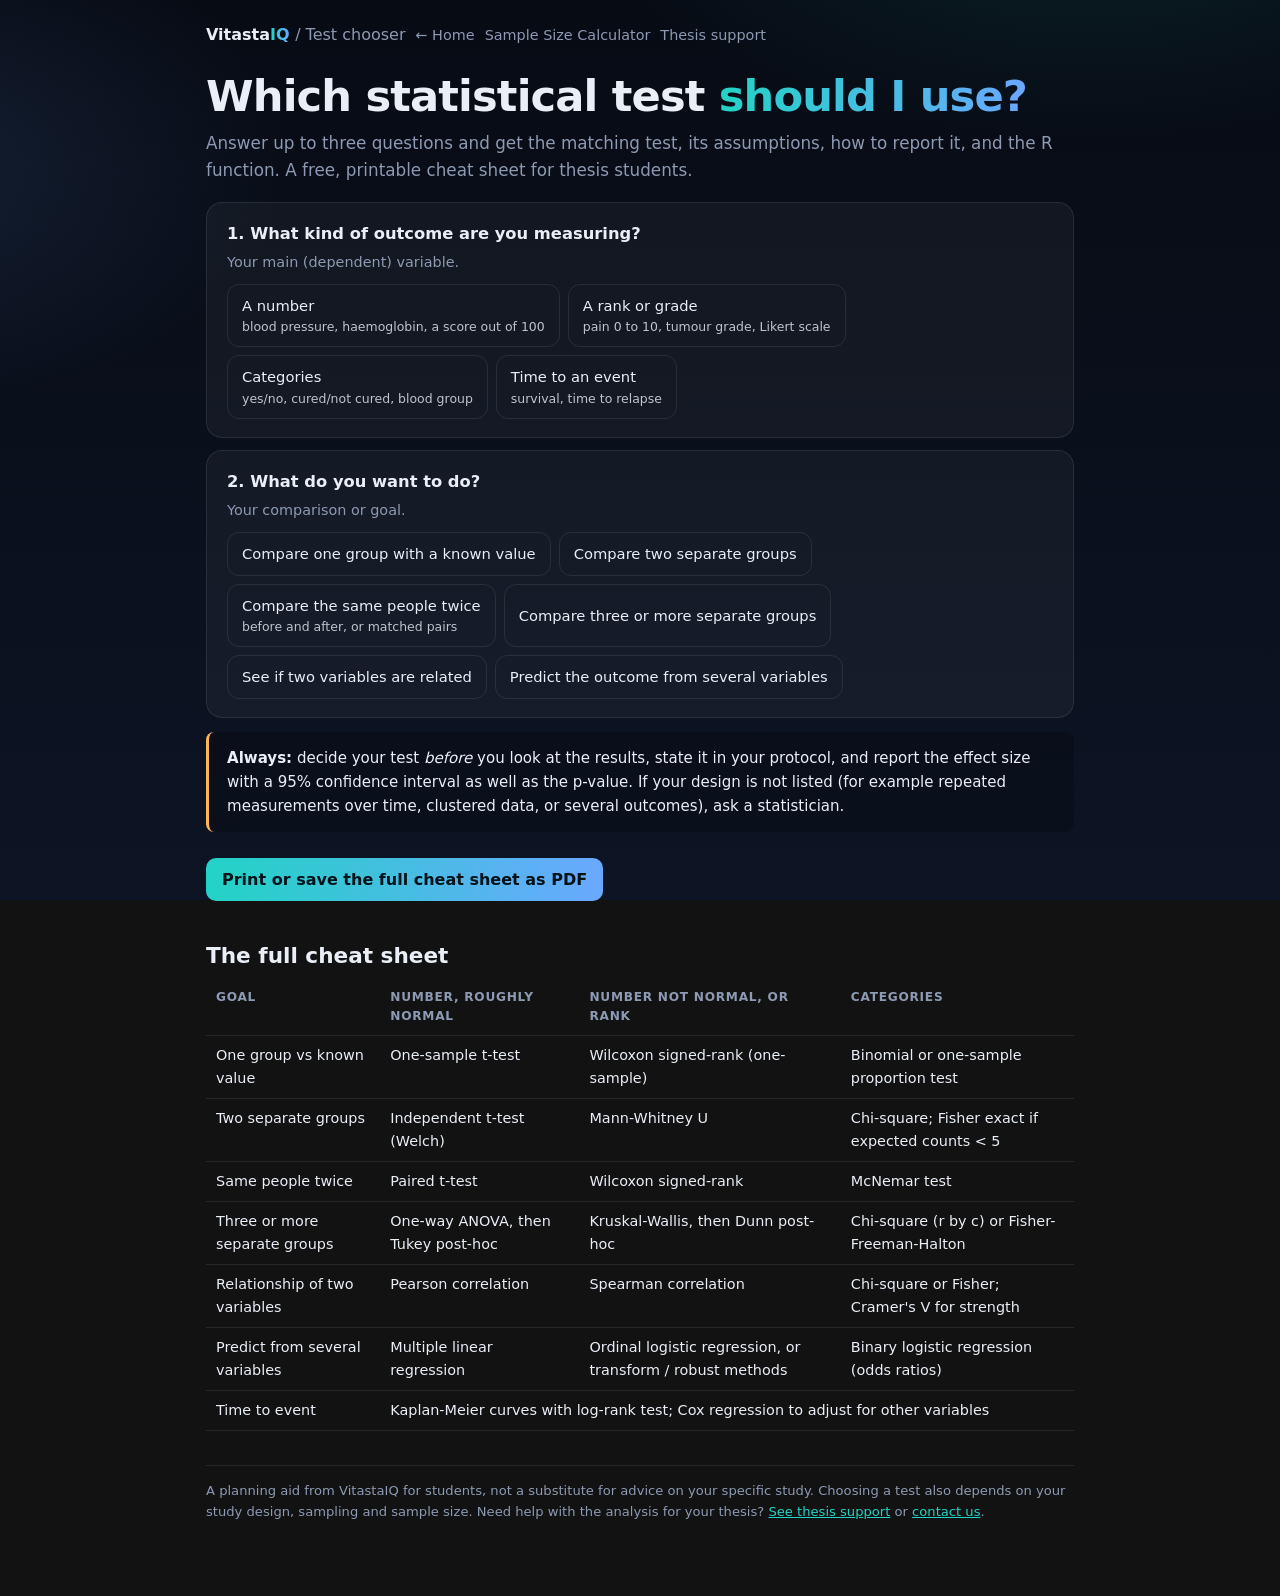
<file: site/tests/index.html>
<!doctype html>
<html lang="en">
<head>
  <meta charset="utf-8">
  <meta name="viewport" content="width=device-width, initial-scale=1">
  <title>Which statistical test should I use? Free chooser | VitastaIQ</title>
  <meta name="description" content="Answer three questions and get the right statistical test, its assumptions, how to report it and the R function. A free, printable cheat sheet for thesis students.">
  <link rel="canonical" href="https://deepstatistix.github.io/vitastaiq/tests/">
  <meta property="og:site_name" content="VitastaIQ">
  <meta property="og:type" content="website">
  <meta property="og:title" content="Which statistical test should I use? Free chooser | VitastaIQ">
  <meta property="og:description" content="Answer three questions and get the right statistical test, its assumptions, how to report it and the R function. A free, printable cheat sheet for thesis students.">
  <meta property="og:url" content="https://deepstatistix.github.io/vitastaiq/tests/">
  <meta property="og:image" content="https://deepstatistix.github.io/vitastaiq/assets/og.png">
  <meta property="og:image:width" content="1200">
  <meta property="og:image:height" content="630">
  <meta name="twitter:card" content="summary_large_image">
  <meta name="twitter:title" content="Which statistical test should I use? Free chooser | VitastaIQ">
  <meta name="twitter:description" content="Answer three questions and get the right statistical test, its assumptions, how to report it and the R function. A free, printable cheat sheet for thesis students.">
  <meta name="twitter:image" content="https://deepstatistix.github.io/vitastaiq/assets/og.png">
  <style>
    :root { color-scheme: dark; --bg:#070b14; --bg2:#0d1424; --card:rgba(255,255,255,.045); --line:rgba(255,255,255,.09); --fg:#e9eef7; --muted:#8c9ab3; --a:#22d3c5; --b:#6aa8ff; --warm:#ffb454; }
    * { box-sizing:border-box; }
    body { margin:0; color:var(--fg); font:16px/1.6 system-ui,-apple-system,"Segoe UI",sans-serif; min-height:100vh;
      background: radial-gradient(900px 500px at 85% -10%, rgba(34,211,197,.14), transparent 60%), radial-gradient(700px 420px at -10% 10%, rgba(106,168,255,.13), transparent 60%), linear-gradient(var(--bg), var(--bg2)) fixed; }
    a { color:var(--a); }
    .wrap { max-width:900px; margin:0 auto; padding:22px 16px 60px; }
    .glass { background:var(--card); border:1px solid var(--line); border-radius:16px; }
    header { display:flex; align-items:center; flex-wrap:wrap; gap:10px; margin-bottom:24px; }
    .logo { font-weight:750; } .logo b { background:linear-gradient(90deg,var(--a),var(--b)); -webkit-background-clip:text; background-clip:text; color:transparent; }
    .logo a { color:var(--muted); font-weight:500; text-decoration:none; font-size:.9rem; margin-left:10px; }
    h1 { font-size:clamp(1.8rem,5vw,2.7rem); line-height:1.12; margin:0 0 10px; letter-spacing:-.02em; }
    h1 span { background:linear-gradient(90deg,var(--a),var(--b)); -webkit-background-clip:text; background-clip:text; color:transparent; }
    h2 { font-size:1.35rem; margin:38px 0 6px; } .lede { color:var(--muted); font-size:1.05rem; margin:0 0 18px; }
    .q { padding:18px 20px; margin-bottom:12px; } .q h3 { margin:0 0 4px; font-size:1.02rem; } .q p { margin:0 0 10px; color:var(--muted); font-size:.9rem; }
    .opts { display:flex; flex-wrap:wrap; gap:8px; }
    .chip { font:inherit; font-size:.92rem; color:var(--fg); background:transparent; border:1px solid var(--line); border-radius:12px; padding:9px 14px; cursor:pointer; text-align:left; }
    .chip:hover { border-color:var(--a); } .chip[aria-pressed="true"] { color:#04121a; border-color:transparent; font-weight:650; background:linear-gradient(90deg,var(--a),var(--b)); }
    .chip small { display:block; font-weight:400; opacity:.8; font-size:.78rem; }
    .result { padding:22px; border-color:rgba(34,211,197,.45); margin-top:18px; }
    .result .k { color:var(--a); font:650 .75rem ui-monospace,Menlo,Consolas,monospace; letter-spacing:.14em; text-transform:uppercase; }
    .result h2 { margin:4px 0 8px; font-size:1.7rem; }
    .grid { display:grid; gap:12px; grid-template-columns:1fr 1fr; margin-top:14px; } @media (max-width:640px) { .grid { grid-template-columns:1fr; } }
    .cell { padding:12px 14px; border:1px solid var(--line); border-radius:12px; } .cell b { display:block; color:var(--muted); font-size:.72rem; text-transform:uppercase; letter-spacing:.08em; margin-bottom:2px; }
    .cell ul { margin:0; padding-left:18px; } code { background:rgba(255,255,255,.08); padding:1px 6px; border-radius:6px; font-size:.92em; }
    .btn { display:inline-block; font:inherit; font-weight:650; padding:9px 16px; border-radius:10px; border:0; cursor:pointer; text-decoration:none; color:#04121a; background:linear-gradient(90deg,var(--a),var(--b)); margin:12px 8px 0 0; }
    .btn.ghost { color:var(--fg); background:transparent; border:1px solid var(--line); }
    .tw { overflow-x:auto; } table { width:100%; border-collapse:collapse; font-size:.9rem; min-width:620px; } th,td { text-align:left; padding:8px 10px; border-bottom:1px solid var(--line); vertical-align:top; } th { color:var(--muted); font-size:.76rem; text-transform:uppercase; letter-spacing:.06em; }
    .call { padding:14px 18px; border-left:3px solid var(--warm); border-radius:8px; background:rgba(0,0,0,.22); margin:14px 0; font-size:.94rem; }
    .note { color:var(--muted); font-size:.82rem; margin-top:34px; border-top:1px solid var(--line); padding-top:14px; }
    .hide { display:none; }
    @media print {
      :root { color-scheme: light; --bg:#fff; --bg2:#fff; --fg:#111; --muted:#444; --line:#bbb; --card:#fff; --a:#0a6a63; }
      body { background:#fff !important; color:#111; font-size:11pt; } .glass { background:#fff; border-color:#bbb; }
      header, .controls, .btn, #builder, .noprint { display:none !important; } h1 span, .logo b { color:#0a6a63; -webkit-text-fill-color:#0a6a63; background:none; }
      .tw { overflow:visible; } table { min-width:0; font-size:9.5pt; } .result { display:none; } #fulltable { display:block !important; }
    }
  </style>
</head>
<body>
<div class="wrap">
  <header class="noprint"><div class="logo">Vitasta<b>IQ</b> <span style="color:var(--muted);font-weight:500">/ Test chooser</span><a href="../index.html">&larr; Home</a><a href="../demo/samplesize/index.html">Sample Size Calculator</a><a href="../thesis/index.html">Thesis support</a></div></header>

  <h1>Which statistical test <span>should I use?</span></h1>
  <p class="lede">Answer up to three questions and get the matching test, its assumptions, how to report it, and the R function. A free, printable cheat sheet for thesis students.</p>

  <div id="builder">
    <div class="q glass"><h3>1. What kind of outcome are you measuring?</h3><p>Your main (dependent) variable.</p>
      <div class="opts" id="o1" role="group" aria-label="Outcome type">
        <button class="chip" type="button" data-v="num" aria-pressed="false">A number<small>blood pressure, haemoglobin, a score out of 100</small></button>
        <button class="chip" type="button" data-v="ord" aria-pressed="false">A rank or grade<small>pain 0 to 10, tumour grade, Likert scale</small></button>
        <button class="chip" type="button" data-v="cat" aria-pressed="false">Categories<small>yes/no, cured/not cured, blood group</small></button>
        <button class="chip" type="button" data-v="time" aria-pressed="false">Time to an event<small>survival, time to relapse</small></button>
      </div></div>
    <div class="q glass"><h3>2. What do you want to do?</h3><p>Your comparison or goal.</p>
      <div class="opts" id="o2" role="group" aria-label="Goal">
        <button class="chip" type="button" data-v="one" aria-pressed="false">Compare one group with a known value</button>
        <button class="chip" type="button" data-v="two" aria-pressed="false">Compare two separate groups</button>
        <button class="chip" type="button" data-v="paired" aria-pressed="false">Compare the same people twice<small>before and after, or matched pairs</small></button>
        <button class="chip" type="button" data-v="multi" aria-pressed="false">Compare three or more separate groups</button>
        <button class="chip" type="button" data-v="assoc" aria-pressed="false">See if two variables are related</button>
        <button class="chip" type="button" data-v="predict" aria-pressed="false">Predict the outcome from several variables</button>
      </div></div>
    <div class="q glass hide" id="q3"><h3>3. Is the number roughly normally distributed?</h3><p>Look at a histogram or run a normality test (for example Shapiro-Wilk). With about 30 or more per group and no extreme outliers, "yes" is usually reasonable. For paired data, check the <i>differences</i>.</p>
      <div class="opts" id="o3" role="group" aria-label="Normality">
        <button class="chip" type="button" data-v="yes" aria-pressed="true">Yes, roughly normal</button>
        <button class="chip" type="button" data-v="no" aria-pressed="false">No, skewed or small sample with outliers</button>
      </div></div>
  </div>

  <div class="result glass hide" id="result" aria-live="polite"></div>

  <div class="call noprint"><b>Always:</b> decide your test <i>before</i> you look at the results, state it in your protocol, and report the effect size with a 95% confidence interval as well as the p-value. If your design is not listed (for example repeated measurements over time, clustered data, or several outcomes), ask a statistician.</div>

  <div class="noprint"><button class="btn" type="button" id="print">Print or save the full cheat sheet as PDF</button></div>

  <h2>The full cheat sheet</h2>
  <div class="tw" id="fulltable"><table>
    <tr><th>Goal</th><th>Number, roughly normal</th><th>Number not normal, or rank</th><th>Categories</th></tr>
    <tr><td>One group vs known value</td><td>One-sample t-test</td><td>Wilcoxon signed-rank (one-sample)</td><td>Binomial or one-sample proportion test</td></tr>
    <tr><td>Two separate groups</td><td>Independent t-test (Welch)</td><td>Mann-Whitney U</td><td>Chi-square; Fisher exact if expected counts &lt; 5</td></tr>
    <tr><td>Same people twice</td><td>Paired t-test</td><td>Wilcoxon signed-rank</td><td>McNemar test</td></tr>
    <tr><td>Three or more separate groups</td><td>One-way ANOVA, then Tukey post-hoc</td><td>Kruskal-Wallis, then Dunn post-hoc</td><td>Chi-square (r by c) or Fisher-Freeman-Halton</td></tr>
    <tr><td>Relationship of two variables</td><td>Pearson correlation</td><td>Spearman correlation</td><td>Chi-square or Fisher; Cramer's V for strength</td></tr>
    <tr><td>Predict from several variables</td><td>Multiple linear regression</td><td>Ordinal logistic regression, or transform / robust methods</td><td>Binary logistic regression (odds ratios)</td></tr>
    <tr><td>Time to event</td><td colspan="3">Kaplan-Meier curves with log-rank test; Cox regression to adjust for other variables</td></tr>
  </table></div>

  <p class="note">A planning aid from VitastaIQ for students, not a substitute for advice on your specific study. Choosing a test also depends on your study design, sampling and sample size. Need help with the analysis for your thesis? <a href="../thesis/index.html">See thesis support</a> or <a href="../index.html#contact">contact us</a>.</p>
</div>
<script>
(function () {
  var $ = function (id) { return document.getElementById(id); };
  var st = { o: null, g: null, n: "yes" };
  /* [name, why, assumptions, report, R function, calculator tab or "" ] */
  var T = {
    "num:one": { y: ["One-sample t-test", "Compares the mean of one group with a fixed reference value.", ["Observations are independent", "Values roughly normal (or n large)"], "Mean (SD), mean difference with 95% CI, t, df, p", "t.test(x, mu = value)", ""], n: ["Wilcoxon signed-rank test (one-sample)", "Compares the median with a reference value without assuming normality.", ["Independent observations", "Roughly symmetric distribution"], "Median (IQR), V statistic, p", "wilcox.test(x, mu = value)", ""] },
    "num:two": { y: ["Independent-samples t-test (Welch)", "Compares the means of two separate groups. Welch's version does not assume equal variances and is a safe default.", ["Independent groups", "Each group roughly normal (or n large)"], "Mean (SD) per group, mean difference with 95% CI, t, df, p, effect size (Cohen's d)", "t.test(y ~ group)", "twoMeans"], n: ["Mann-Whitney U test", "Compares two separate groups when the data are skewed, have outliers or are ranks.", ["Independent groups", "Similar shape if you wish to compare medians"], "Median (IQR) per group, U, p, effect size (rank-biserial r)", "wilcox.test(y ~ group)", ""] },
    "num:paired": { y: ["Paired t-test", "Compares the mean change in the same people measured twice, or in matched pairs.", ["Pairs are independent of each other", "The differences are roughly normal"], "Mean difference with 95% CI, t, df, p, effect size", "t.test(after, before, paired = TRUE)", "paired"], n: ["Wilcoxon signed-rank test", "Compares paired measurements when the differences are not normal.", ["Pairs are independent", "Differences roughly symmetric"], "Median difference (IQR), V, p", "wilcox.test(after, before, paired = TRUE)", ""] },
    "num:multi": { y: ["One-way ANOVA with Tukey post-hoc", "Compares the means of three or more separate groups in one test, then shows which pairs differ.", ["Independent groups", "Roughly normal within each group", "Similar variances (check Levene's test)"], "Mean (SD) per group, F, df, p, effect size (eta squared), post-hoc adjusted p-values", "aov(y ~ group); TukeyHSD()", ""], n: ["Kruskal-Wallis test with Dunn post-hoc", "Compares three or more separate groups without assuming normality.", ["Independent groups", "Similar shapes if you wish to compare medians"], "Median (IQR) per group, H, df, p, adjusted pairwise p-values", "kruskal.test(y ~ group); FSA::dunnTest()", ""] },
    "num:assoc": { y: ["Pearson correlation", "Measures the strength of a straight-line relationship between two numbers.", ["Both variables roughly normal", "Relationship looks linear on a scatter plot", "No extreme outliers"], "r with 95% CI, n, p. Always show a scatter plot", "cor.test(x, y)", "corr"], n: ["Spearman rank correlation", "Measures a monotonic relationship using ranks. Suits skewed data, outliers and ordinal scales.", ["Relationship consistently rising or falling", "Independent observations"], "rho, n, p. Show a scatter plot", "cor.test(x, y, method = \"spearman\")", "corr"] },
    "num:predict": { y: ["Multiple linear regression", "Estimates how several predictors together explain a numeric outcome, adjusting for each other.", ["Linear relationships", "Residuals roughly normal with constant spread", "Independent observations", "Predictors not too strongly correlated"], "Coefficients (B) with 95% CI and p, adjusted R squared, residual checks", "lm(y ~ x1 + x2 + x3)", ""], n: ["Linear regression after transformation, or a robust method", "If the outcome is skewed, a log transform often fixes the residuals. Otherwise ask a statistician about robust or generalised models.", ["Check residual plots after transforming"], "Coefficients (back-transformed if logged) with 95% CI and p", "lm(log(y) ~ x1 + x2)", ""] },
    "ord:one": { y: ["Wilcoxon signed-rank test (one-sample)", "Compares the median score with a reference value.", ["Independent observations"], "Median (IQR), V, p", "wilcox.test(x, mu = value)", ""] },
    "ord:two": { y: ["Mann-Whitney U test", "Compares ranks or grades between two separate groups.", ["Independent groups"], "Median (IQR) per group, U, p, effect size", "wilcox.test(y ~ group)", ""] },
    "ord:paired": { y: ["Wilcoxon signed-rank test", "Compares ranks or scores in the same people twice.", ["Independent pairs"], "Median difference (IQR), V, p", "wilcox.test(after, before, paired = TRUE)", ""] },
    "ord:multi": { y: ["Kruskal-Wallis test with Dunn post-hoc", "Compares ranks or grades across three or more separate groups.", ["Independent groups"], "Median (IQR) per group, H, df, p, adjusted pairwise p-values", "kruskal.test(y ~ group)", ""] },
    "ord:assoc": { y: ["Spearman rank correlation", "Measures a monotonic relationship between ranks or scores.", ["Independent observations"], "rho, n, p", "cor.test(x, y, method = \"spearman\")", "corr"] },
    "ord:predict": { y: ["Ordinal logistic regression", "Models an ordered outcome (such as a grade) from several predictors. Discuss with a statistician before relying on it.", ["Proportional odds assumption (test it)"], "Odds ratios with 95% CI and p", "MASS::polr(y ~ x1 + x2, Hess = TRUE)", ""] },
    "cat:one": { y: ["Binomial test or one-sample proportion test", "Compares an observed proportion with a known or expected one. To estimate a prevalence with a margin of error instead, use the calculator's prevalence tab.", ["Independent observations"], "Proportion with 95% CI, p", "binom.test(x, n, p = value)", "oneProp"] },
    "cat:two": { y: ["Chi-square test (or Fisher's exact test)", "Compares the proportions of an outcome between two separate groups. Use Fisher's exact test when any expected cell count is below 5.", ["Independent groups", "Expected count of at least 5 in most cells for chi-square"], "Counts and % per group, risk difference or odds ratio with 95% CI, p", "chisq.test(table(group, outcome)); fisher.test(...)", "twoProps"] },
    "cat:paired": { y: ["McNemar test", "Compares a yes/no outcome in the same people twice, or in matched pairs.", ["Paired binary data"], "Discordant pairs, odds ratio with 95% CI, p", "mcnemar.test(table(before, after))", ""] },
    "cat:multi": { y: ["Chi-square test (r by c) or Fisher-Freeman-Halton", "Compares the distribution of categories across three or more groups.", ["Independent groups", "Adequate expected counts"], "Counts and % per group, chi-square, df, p, Cramer's V", "chisq.test(table(group, outcome))", ""] },
    "cat:assoc": { y: ["Chi-square or Fisher's exact test, with Cramer's V", "Tests whether two categorical variables are associated, and how strongly.", ["Independent observations", "Adequate expected counts (else Fisher)"], "Cross-tabulation with %, p, Cramer's V", "chisq.test(table(a, b)); fisher.test(...)", ""] },
    "cat:predict": { y: ["Binary logistic regression", "Models a yes/no outcome from several predictors and gives adjusted odds ratios.", ["Independent observations", "Enough events per predictor (roughly 10)", "No severe multicollinearity"], "Adjusted odds ratios with 95% CI and p, model fit, AUC if predicting", "glm(y ~ x1 + x2, family = binomial)", ""] },
    "time:one": { y: ["Kaplan-Meier estimate", "Describes survival in one group, for example median survival with its confidence interval.", ["Censoring is unrelated to the outcome"], "Median survival with 95% CI, survival at fixed times", "survival::survfit(Surv(time, event) ~ 1)", ""] },
    "time:two": { y: ["Kaplan-Meier curves with the log-rank test", "Compares time-to-event between two groups.", ["Independent groups", "Censoring unrelated to the outcome"], "KM curves, median survival per group, log-rank p, hazard ratio with 95% CI", "survival::survdiff(Surv(time, event) ~ group)", ""] },
    "time:paired": { y: ["Needs a specialist method", "Matched or repeated time-to-event data need stratified or frailty models. Please ask a statistician.", [], "", "", ""] },
    "time:multi": { y: ["Log-rank test across groups", "Compares time-to-event across three or more groups, with Kaplan-Meier curves.", ["Independent groups", "Censoring unrelated to the outcome"], "KM curves, log-rank chi-square, df, p", "survival::survdiff(Surv(time, event) ~ group)", ""] },
    "time:assoc": { y: ["Cox proportional hazards regression", "To relate a numeric predictor to time-to-event, use a Cox model.", ["Proportional hazards (test it)", "Independent observations"], "Hazard ratio with 95% CI and p", "survival::coxph(Surv(time, event) ~ x)", ""] },
    "time:predict": { y: ["Cox proportional hazards regression", "Models time-to-event from several predictors and gives adjusted hazard ratios.", ["Proportional hazards (test it)", "Enough events per predictor (roughly 10)"], "Adjusted hazard ratios with 95% CI and p", "survival::coxph(Surv(time, event) ~ x1 + x2)", ""] }
  };
  var CALC = { twoMeans: "Compare two means", twoProps: "Compare two proportions", oneProp: "Estimate a prevalence", paired: "Paired means", corr: "Correlation" };
  function esc(s) { return String(s).replace(/[&<>"]/g, function (c) { return { "&": "&amp;", "<": "&lt;", ">": "&gt;", '"': "&quot;" }[c]; }); }
  function show() {
    var need3 = st.o === "num" && st.g && st.g !== "predict" || (st.o === "num" && st.g === "predict");
    $("q3").classList.toggle("hide", !(st.o === "num" && st.g));
    var r = $("result");
    if (!st.o || !st.g) { r.classList.add("hide"); return; }
    var entry = T[st.o + ":" + st.g]; if (!entry) { r.classList.add("hide"); return; }
    var v = entry[st.o === "num" && st.n === "no" ? "n" : "y"] || entry.y;
    var calcLink = v[5] ? '<a class="btn" href="../demo/samplesize/index.html?design=' + v[5] + '">Plan the sample size (' + CALC[v[5]] + ' tab)</a>' : "";
    r.innerHTML = '<div class="k">Suggested test</div><h2>' + esc(v[0]) + "</h2><p>" + esc(v[1]) + "</p>" +
      '<div class="grid"><div class="cell"><b>Assumptions to check</b>' + (v[2].length ? "<ul>" + v[2].map(function (a) { return "<li>" + esc(a) + "</li>"; }).join("") + "</ul>" : "None to list. Ask a statistician.") + "</div>" +
      '<div class="cell"><b>How to report it</b>' + esc(v[3] || "Ask a statistician.") + "</div>" +
      '<div class="cell"><b>In R</b>' + (v[4] ? "<code>" + esc(v[4]) + "</code>" : "Not applicable") + "</div>" +
      '<div class="cell"><b>In SPSS</b>' + esc(spss(st.o, st.g)) + "</div></div>" + calcLink +
      '<a class="btn ghost" href="../thesis/index.html">Get help with the analysis</a>';
    r.classList.remove("hide");
  }
  function spss(o, g) {
    if (o === "time") return "Analyze > Survival > Kaplan-Meier, or Cox Regression";
    if (o === "cat") return g === "predict" ? "Analyze > Regression > Binary Logistic" : "Analyze > Descriptive Statistics > Crosstabs (Statistics: chi-square, McNemar)";
    if (g === "predict") return o === "ord" ? "Analyze > Regression > Ordinal" : "Analyze > Regression > Linear";
    if (g === "assoc") return "Analyze > Correlate > Bivariate";
    return "Analyze > Compare Means (t-tests, ANOVA), or Analyze > Nonparametric Tests";
  }
  function pick(id, key) {
    $(id).addEventListener("click", function (e) {
      var b = e.target.closest && e.target.closest("button"); if (!b) return;
      st[key] = b.getAttribute("data-v");
      Array.prototype.forEach.call(this.children, function (c) { c.setAttribute("aria-pressed", c === b ? "true" : "false"); });
      show();
    });
  }
  pick("o1", "o"); pick("o2", "g"); pick("o3", "n");
  $("print").addEventListener("click", function () { window.print(); });
  window.CHEAT = { T: T, show: show, state: st, spss: spss };
})();
</script>
</body>
</html>
</file>
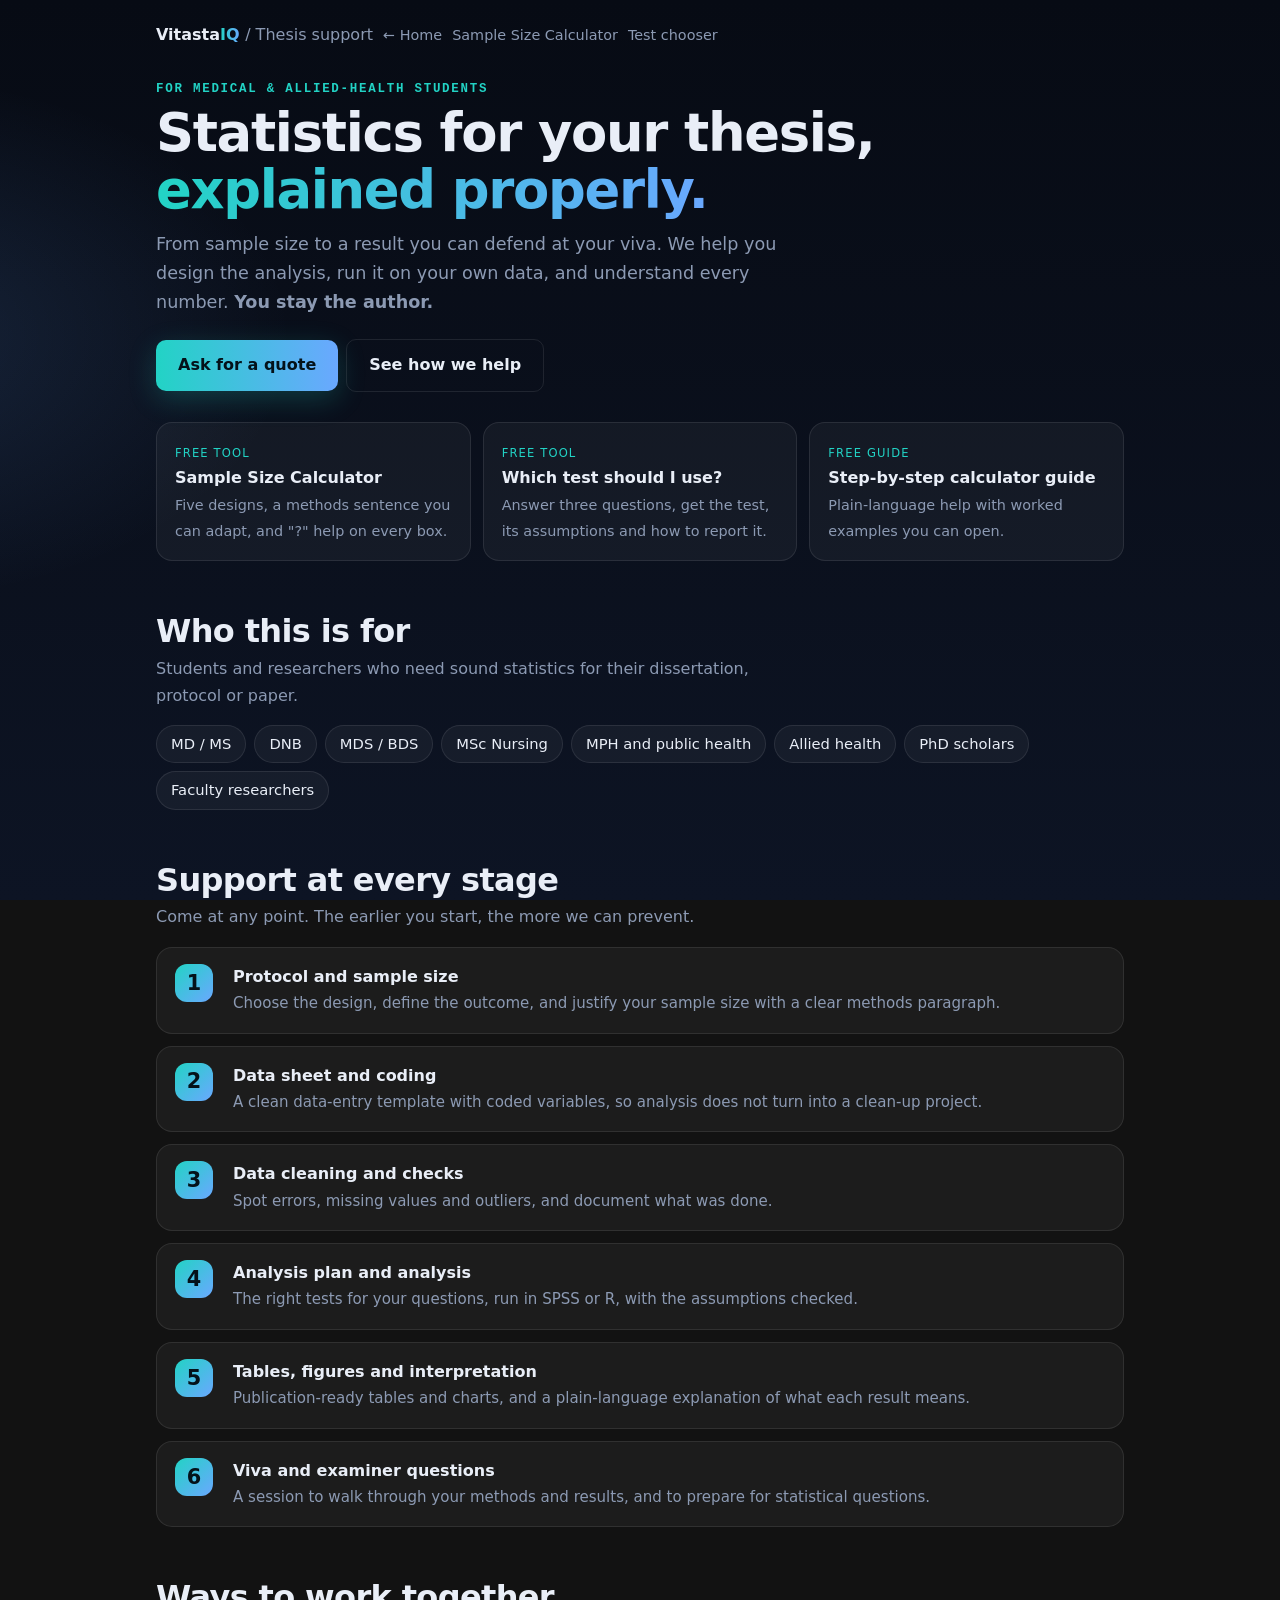
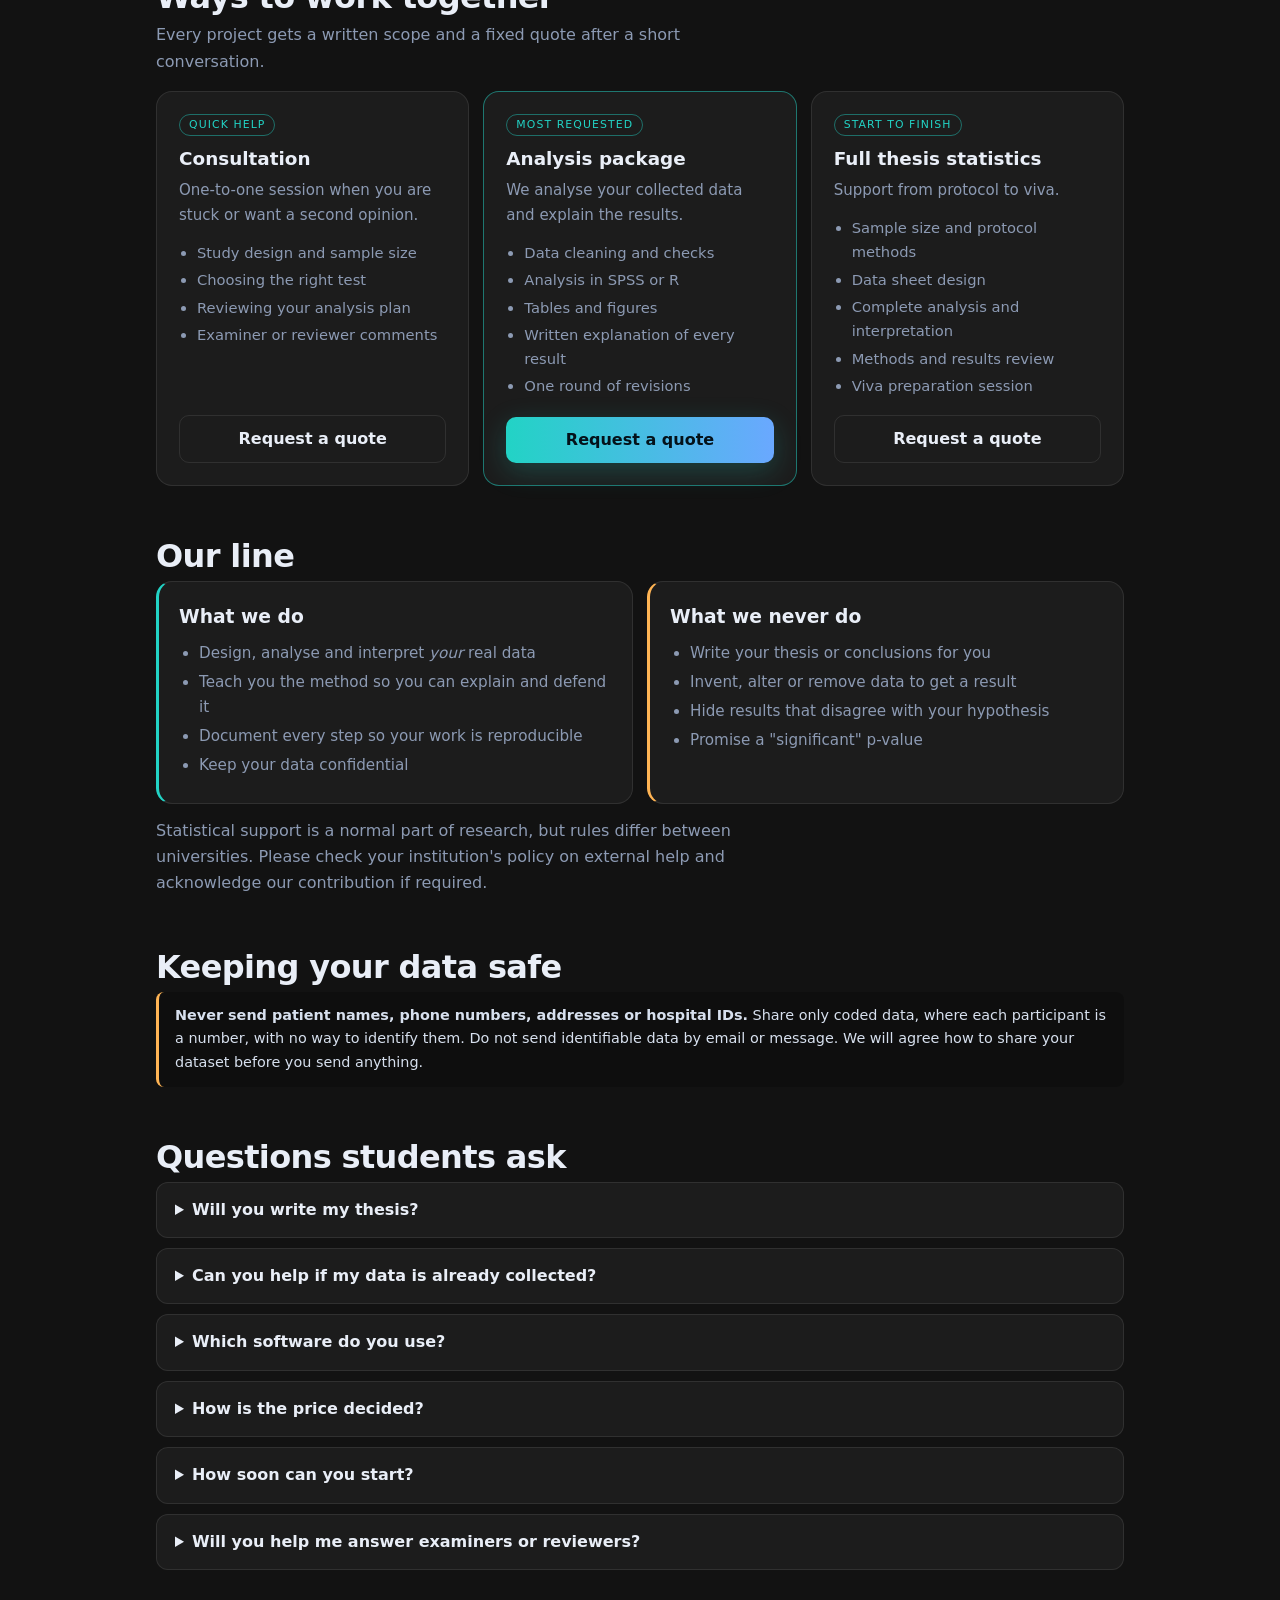
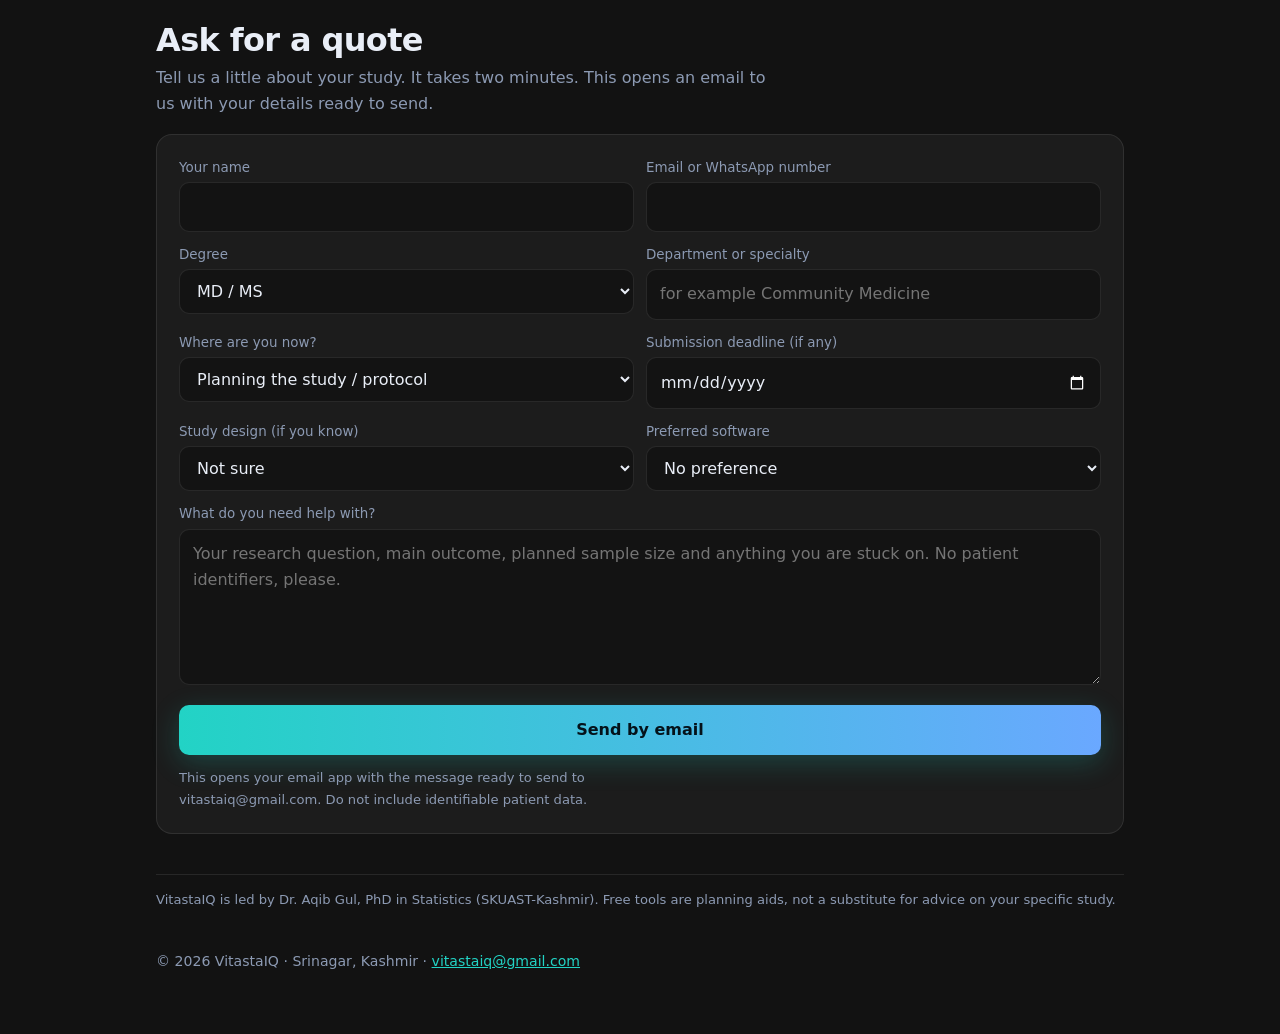
<file: site/thesis/index.html>
<!doctype html>
<html lang="en">
<head>
  <meta charset="utf-8">
  <meta name="viewport" content="width=device-width, initial-scale=1">
  <title>Thesis statistics support for medical students | VitastaIQ</title>
  <meta name="description" content="Statistics support for medical, dental, nursing and allied-health theses: sample size, analysis plan, SPSS or R analysis, tables and figures, and viva preparation. You stay the author.">
  <link rel="canonical" href="https://deepstatistix.github.io/vitastaiq/thesis/">
  <meta property="og:site_name" content="VitastaIQ">
  <meta property="og:type" content="website">
  <meta property="og:title" content="Thesis statistics support for medical students | VitastaIQ">
  <meta property="og:description" content="Statistics support for medical, dental, nursing and allied-health theses: sample size, analysis plan, SPSS or R analysis, tables and figures, and viva preparation. You stay the author.">
  <meta property="og:url" content="https://deepstatistix.github.io/vitastaiq/thesis/">
  <meta property="og:image" content="https://deepstatistix.github.io/vitastaiq/assets/og.png">
  <meta property="og:image:width" content="1200">
  <meta property="og:image:height" content="630">
  <meta name="twitter:card" content="summary_large_image">
  <meta name="twitter:title" content="Thesis statistics support for medical students | VitastaIQ">
  <meta name="twitter:description" content="Statistics support for medical, dental, nursing and allied-health theses: sample size, analysis plan, SPSS or R analysis, tables and figures, and viva preparation. You stay the author.">
  <meta name="twitter:image" content="https://deepstatistix.github.io/vitastaiq/assets/og.png">
  <style>
    :root { color-scheme: dark; --bg:#070b14; --bg2:#0d1424; --card:rgba(255,255,255,.045); --line:rgba(255,255,255,.09); --fg:#e9eef7; --muted:#8c9ab3; --a:#22d3c5; --b:#6aa8ff; --warm:#ffb454; }
    * { box-sizing:border-box; }
    html { scroll-behavior:smooth; scroll-padding-top:16px; }
    body { margin:0; color:var(--fg); font:16px/1.65 system-ui,-apple-system,"Segoe UI",sans-serif; min-height:100vh;
      background: radial-gradient(900px 520px at 85% -8%, rgba(34,211,197,.15), transparent 60%), radial-gradient(700px 440px at -10% 8%, rgba(106,168,255,.14), transparent 60%), linear-gradient(var(--bg), var(--bg2)) fixed; }
    a { color:var(--a); }
    .wrap { max-width:1000px; margin:0 auto; padding:22px 16px 60px; }
    .glass { background:var(--card); border:1px solid var(--line); border-radius:16px; }
    header { display:flex; align-items:center; flex-wrap:wrap; gap:10px; margin-bottom:34px; }
    .logo { font-weight:750; } .logo b { background:linear-gradient(90deg,var(--a),var(--b)); -webkit-background-clip:text; background-clip:text; color:transparent; }
    .logo a { color:var(--muted); font-weight:500; text-decoration:none; font-size:.9rem; margin-left:10px; }
    .kicker { color:var(--a); font:650 .78rem ui-monospace,Menlo,Consolas,monospace; text-transform:uppercase; letter-spacing:.14em; }
    h1 { font-size:clamp(2rem,6vw,3.3rem); line-height:1.08; margin:8px 0 12px; letter-spacing:-.025em; max-width:20ch; }
    h1 span { background:linear-gradient(90deg,var(--a),var(--b)); -webkit-background-clip:text; background-clip:text; color:transparent; }
    h2 { font-size:clamp(1.4rem,3.4vw,2rem); margin:52px 0 6px; letter-spacing:-.02em; line-height:1.15; }
    .lede { color:var(--muted); font-size:1.1rem; max-width:60ch; margin:0 0 22px; } .sub { color:var(--muted); max-width:62ch; margin:0 0 16px; }
    .btn { display:inline-block; font:inherit; font-weight:650; padding:12px 22px; border-radius:10px; border:0; text-decoration:none; cursor:pointer; color:#04121a; background:linear-gradient(90deg,var(--a),var(--b)); box-shadow:0 8px 28px rgba(34,211,197,.22); }
    .btn.ghost { color:var(--fg); background:transparent; border:1px solid var(--line); box-shadow:none; margin-left:8px; } @media (max-width:480px) { .btn.ghost { margin:10px 0 0; } }
    .tools { display:grid; gap:12px; grid-template-columns:repeat(auto-fit,minmax(240px,1fr)); margin-top:30px; }
    .tool { padding:16px 18px; text-decoration:none; color:var(--fg); transition:transform .2s,border-color .2s; } .tool:hover { transform:translateY(-3px); border-color:rgba(34,211,197,.5); }
    .tool b { display:block; } .tool span { color:var(--muted); font-size:.9rem; } .tool i { font-style:normal; color:var(--a); font-size:.72rem; letter-spacing:.1em; text-transform:uppercase; }
    .who { display:flex; flex-wrap:wrap; gap:8px; margin-top:6px; } .who span { padding:6px 14px; border:1px solid var(--line); border-radius:99px; font-size:.92rem; background:var(--card); }
    .steps { display:grid; gap:12px; counter-reset:s; } .step { display:grid; grid-template-columns:44px 1fr; gap:14px; padding:16px 18px; counter-increment:s; }
    .step::before { content:counter(s); font-weight:800; font-size:1.3rem; width:38px; height:38px; display:grid; place-items:center; border-radius:12px; color:#04121a; background:linear-gradient(135deg,var(--a),var(--b)); }
    .step b { display:block; } .step span { color:var(--muted); font-size:.94rem; }
    .cards { display:grid; gap:14px; grid-template-columns:repeat(auto-fit,minmax(260px,1fr)); }
    .card { padding:22px; display:flex; flex-direction:column; } .card h3 { margin:0 0 4px; font-size:1.15rem; } .card p { color:var(--muted); font-size:.94rem; margin:0 0 10px; }
    .card ul { margin:0 0 14px; padding-left:18px; color:var(--muted); font-size:.92rem; flex:1; } .card li { margin:3px 0; } .card .btn { text-align:center; padding:10px 16px; }
    .card.feat { border-color:rgba(34,211,197,.5); } .pill { align-self:flex-start; font-size:.68rem; letter-spacing:.1em; text-transform:uppercase; color:var(--a); border:1px solid rgba(34,211,197,.45); border-radius:99px; padding:1px 9px; margin-bottom:8px; }
    .two { display:grid; gap:14px; grid-template-columns:1fr 1fr; } @media (max-width:700px) { .two { grid-template-columns:1fr; } }
    .box { padding:20px; } .box h3 { margin:0 0 8px; } .box ul { margin:0; padding-left:20px; color:var(--muted); font-size:.95rem; } .box li { margin:4px 0; }
    .yes { border-left:3px solid var(--a); } .no { border-left:3px solid var(--warm); }
    details { border:1px solid var(--line); border-radius:12px; background:var(--card); padding:14px 18px; margin-bottom:10px; } summary { cursor:pointer; font-weight:600; } details p { color:var(--muted); margin:10px 0 0; font-size:.95rem; }
    form { display:grid; gap:12px; padding:22px; } .row2 { display:grid; grid-template-columns:1fr 1fr; gap:12px; } @media (max-width:600px) { .row2 { grid-template-columns:1fr; } }
    label { font-size:.84rem; color:var(--muted); display:block; margin-bottom:3px; }
    input, select, textarea { font:inherit; color:var(--fg); background:rgba(0,0,0,.3); border:1px solid var(--line); border-radius:10px; padding:11px 13px; width:100%; }
    input:focus, select:focus, textarea:focus { outline:2px solid var(--a); outline-offset:1px; }
    .warn { padding:12px 16px; border-left:3px solid var(--warm); border-radius:8px; background:rgba(0,0,0,.22); font-size:.9rem; color:#d7e0ee; }
    .note { color:var(--muted); font-size:.82rem; margin-top:40px; border-top:1px solid var(--line); padding-top:14px; }
    footer { margin-top:40px; color:var(--muted); font-size:.88rem; }
  </style>
</head>
<body>
<div class="wrap">
  <header><div class="logo">Vitasta<b>IQ</b> <span style="color:var(--muted);font-weight:500">/ Thesis support</span><a href="../index.html">&larr; Home</a><a href="../demo/samplesize/index.html">Sample Size Calculator</a><a href="../tests/index.html">Test chooser</a></div></header>

  <div class="kicker">For medical &amp; allied-health students</div>
  <h1>Statistics for your thesis, <span>explained properly.</span></h1>
  <p class="lede">From sample size to a result you can defend at your viva. We help you design the analysis, run it on your own data, and understand every number. <b>You stay the author.</b></p>
  <a class="btn" href="#enquire">Ask for a quote</a><a class="btn ghost" href="#stages">See how we help</a>

  <div class="tools">
    <a class="tool glass" href="../demo/samplesize/index.html"><i>Free tool</i><b>Sample Size Calculator</b><span>Five designs, a methods sentence you can adapt, and "?" help on every box.</span></a>
    <a class="tool glass" href="../tests/index.html"><i>Free tool</i><b>Which test should I use?</b><span>Answer three questions, get the test, its assumptions and how to report it.</span></a>
    <a class="tool glass" href="../demo/samplesize/guide.html"><i>Free guide</i><b>Step-by-step calculator guide</b><span>Plain-language help with worked examples you can open.</span></a>
  </div>

  <h2>Who this is for</h2>
  <p class="sub">Students and researchers who need sound statistics for their dissertation, protocol or paper.</p>
  <div class="who"><span>MD / MS</span><span>DNB</span><span>MDS / BDS</span><span>MSc Nursing</span><span>MPH and public health</span><span>Allied health</span><span>PhD scholars</span><span>Faculty researchers</span></div>

  <h2 id="stages">Support at every stage</h2>
  <p class="sub">Come at any point. The earlier you start, the more we can prevent.</p>
  <div class="steps">
    <div class="step glass"><div><b>Protocol and sample size</b><span>Choose the design, define the outcome, and justify your sample size with a clear methods paragraph.</span></div></div>
    <div class="step glass"><div><b>Data sheet and coding</b><span>A clean data-entry template with coded variables, so analysis does not turn into a clean-up project.</span></div></div>
    <div class="step glass"><div><b>Data cleaning and checks</b><span>Spot errors, missing values and outliers, and document what was done.</span></div></div>
    <div class="step glass"><div><b>Analysis plan and analysis</b><span>The right tests for your questions, run in SPSS or R, with the assumptions checked.</span></div></div>
    <div class="step glass"><div><b>Tables, figures and interpretation</b><span>Publication-ready tables and charts, and a plain-language explanation of what each result means.</span></div></div>
    <div class="step glass"><div><b>Viva and examiner questions</b><span>A session to walk through your methods and results, and to prepare for statistical questions.</span></div></div>
  </div>

  <h2>Ways to work together</h2>
  <p class="sub">Every project gets a written scope and a fixed quote after a short conversation.</p>
  <div class="cards">
    <div class="card glass"><div class="pill">Quick help</div><h3>Consultation</h3><p>One-to-one session when you are stuck or want a second opinion.</p><ul><li>Study design and sample size</li><li>Choosing the right test</li><li>Reviewing your analysis plan</li><li>Examiner or reviewer comments</li></ul><a class="btn ghost" href="#enquire" style="margin:0">Request a quote</a></div>
    <div class="card glass feat"><div class="pill">Most requested</div><h3>Analysis package</h3><p>We analyse your collected data and explain the results.</p><ul><li>Data cleaning and checks</li><li>Analysis in SPSS or R</li><li>Tables and figures</li><li>Written explanation of every result</li><li>One round of revisions</li></ul><a class="btn" href="#enquire" style="margin:0">Request a quote</a></div>
    <div class="card glass"><div class="pill">Start to finish</div><h3>Full thesis statistics</h3><p>Support from protocol to viva.</p><ul><li>Sample size and protocol methods</li><li>Data sheet design</li><li>Complete analysis and interpretation</li><li>Methods and results review</li><li>Viva preparation session</li></ul><a class="btn ghost" href="#enquire" style="margin:0">Request a quote</a></div>
  </div>

  <h2>Our line</h2>
  <div class="two">
    <div class="box glass yes"><h3>What we do</h3><ul><li>Design, analyse and interpret <i>your</i> real data</li><li>Teach you the method so you can explain and defend it</li><li>Document every step so your work is reproducible</li><li>Keep your data confidential</li></ul></div>
    <div class="box glass no"><h3>What we never do</h3><ul><li>Write your thesis or conclusions for you</li><li>Invent, alter or remove data to get a result</li><li>Hide results that disagree with your hypothesis</li><li>Promise a "significant" p-value</li></ul></div>
  </div>
  <p class="sub" style="margin-top:14px">Statistical support is a normal part of research, but rules differ between universities. Please check your institution's policy on external help and acknowledge our contribution if required.</p>

  <h2>Keeping your data safe</h2>
  <div class="warn"><b>Never send patient names, phone numbers, addresses or hospital IDs.</b> Share only coded data, where each participant is a number, with no way to identify them. Do not send identifiable data by email or message. We will agree how to share your dataset before you send anything.</div>

  <h2>Questions students ask</h2>
  <div>
    <details><summary>Will you write my thesis?</summary><p>No. We help with design, analysis and interpretation of your own data and teach you the results, so the writing, discussion and conclusions stay yours.</p></details>
    <details><summary>Can you help if my data is already collected?</summary><p>Yes. Send a description of your study and variables. We check what analysis your data can support and tell you honestly if there are problems, such as a sample that is too small for your question.</p></details>
    <details><summary>Which software do you use?</summary><p>SPSS or R, depending on what you or your department prefer. You receive the outputs and a plain explanation either way.</p></details>
    <details><summary>How is the price decided?</summary><p>After a short scoping conversation we give a written, fixed quote based on your data, the analysis needed and your deadline. Students are welcome to ask about options that fit a limited budget.</p></details>
    <details><summary>How soon can you start?</summary><p>Small questions can often be answered within days. For full analyses, share your deadline in the form and we will agree a timeline in writing. Contact us early if you have a hard submission date.</p></details>
    <details><summary>Will you help me answer examiners or reviewers?</summary><p>Yes. We can review statistical comments, check what needs re-analysis and explain clearly what to write in your reply.</p></details>
  </div>

  <h2 id="enquire">Ask for a quote</h2>
  <p class="sub">Tell us a little about your study. It takes two minutes. This opens an email to us with your details ready to send.</p>
  <form class="glass" id="form">
    <div class="row2"><div><label for="name">Your name</label><input id="name" required autocomplete="name"></div><div><label for="contact">Email or WhatsApp number</label><input id="contact" required></div></div>
    <div class="row2"><div><label for="degree">Degree</label><select id="degree"><option>MD / MS</option><option>DNB</option><option>MDS / BDS</option><option>MSc Nursing</option><option>MPH / public health</option><option>Other allied health</option><option>PhD</option><option>Faculty / other</option></select></div>
      <div><label for="dept">Department or specialty</label><input id="dept" placeholder="for example Community Medicine"></div></div>
    <div class="row2"><div><label for="stage">Where are you now?</label><select id="stage"><option>Planning the study / protocol</option><option>Data collection in progress</option><option>Data collected, analysis needed</option><option>Analysis done, needs checking</option><option>Responding to examiners or reviewers</option></select></div>
      <div><label for="deadline">Submission deadline (if any)</label><input id="deadline" type="date"></div></div>
    <div class="row2"><div><label for="design">Study design (if you know)</label><select id="design"><option>Not sure</option><option>Cross-sectional survey</option><option>Case-control</option><option>Cohort</option><option>Randomised or clinical trial</option><option>Before and after</option><option>Diagnostic accuracy</option><option>Laboratory / experimental</option></select></div>
      <div><label for="software">Preferred software</label><select id="software"><option>No preference</option><option>SPSS</option><option>R</option></select></div></div>
    <div><label for="msg">What do you need help with?</label><textarea id="msg" rows="5" required placeholder="Your research question, main outcome, planned sample size and anything you are stuck on. No patient identifiers, please."></textarea></div>
    <button class="btn" type="submit">Send by email</button>
    <span class="sub" style="margin:0;font-size:.82rem">This opens your email app with the message ready to send to vitastaiq@gmail.com. Do not include identifiable patient data.</span>
  </form>

  <p class="note">VitastaIQ is led by Dr. Aqib Gul, PhD in Statistics (SKUAST-Kashmir). Free tools are planning aids, not a substitute for advice on your specific study.</p>
  <footer>&copy; 2026 VitastaIQ &middot; Srinagar, Kashmir &middot; <a href="mailto:vitastaiq@gmail.com">vitastaiq@gmail.com</a></footer>
</div>
<script>
document.getElementById("form").addEventListener("submit", function (e) {
  e.preventDefault();
  var g = function (id) { return document.getElementById(id).value.trim(); };
  var body = "Name: " + g("name") + "\nContact: " + g("contact") + "\nDegree: " + g("degree") + "\nDepartment: " + g("dept") + "\nStage: " + g("stage") +
    "\nDeadline: " + (g("deadline") || "not given") + "\nStudy design: " + g("design") + "\nSoftware: " + g("software") + "\n\n" + g("msg");
  window.location.href = "mailto:vitastaiq@gmail.com?subject=" + encodeURIComponent("Thesis statistics enquiry: " + g("degree") + ", " + g("stage")) + "&body=" + encodeURIComponent(body);
});
</script>
</body>
</html>
</file>
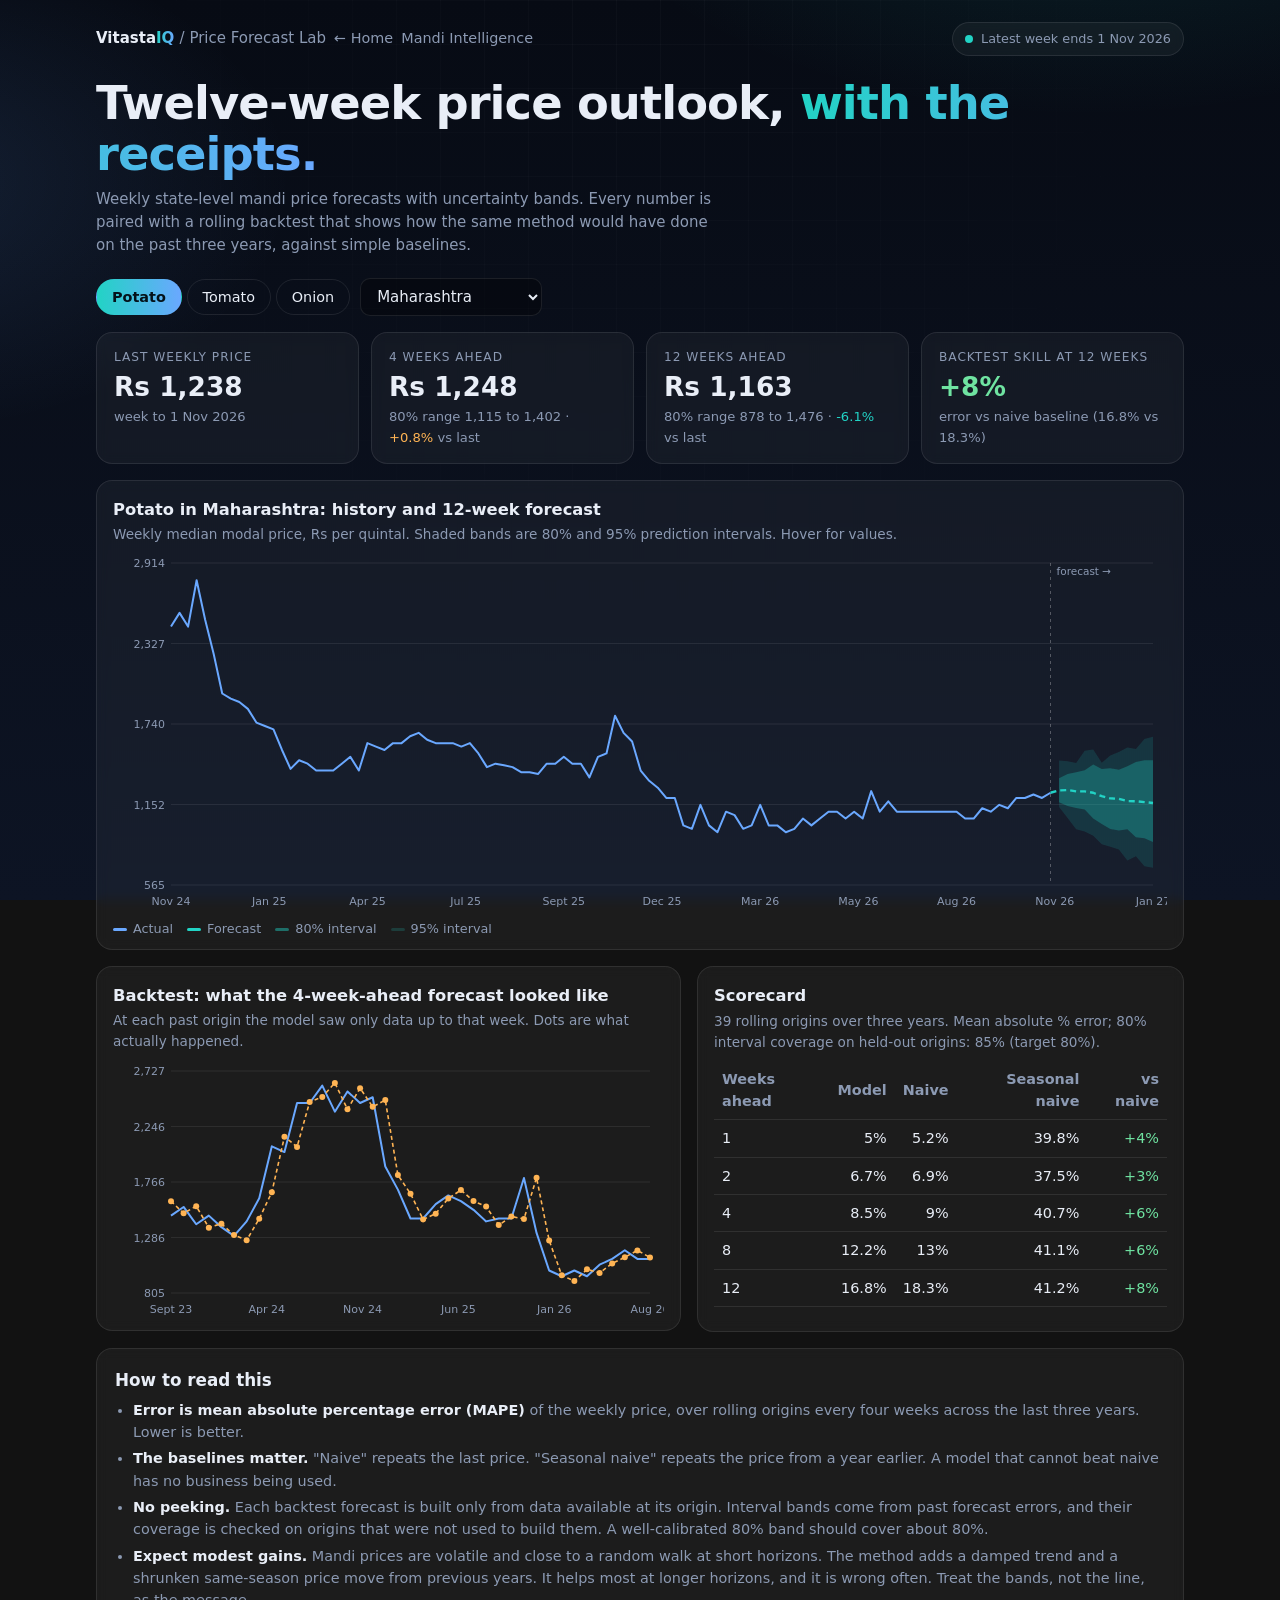
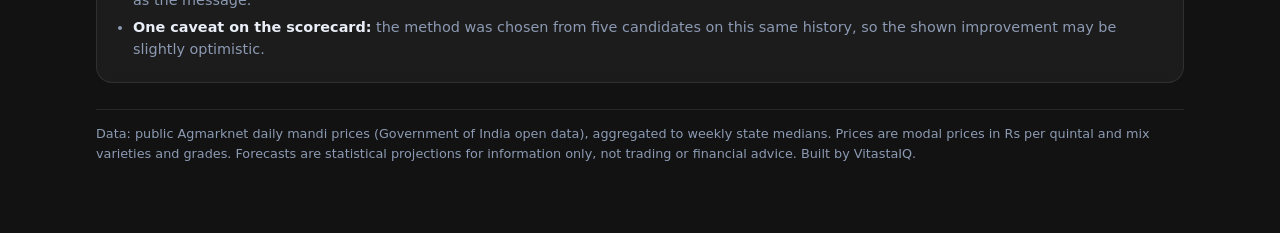
<file: site/demo/forecast/index.html>
<!doctype html>
<html lang="en">
<head>
  <meta charset="utf-8">
  <meta name="viewport" content="width=device-width, initial-scale=1">
  <title>Price Forecast Lab: 12-week mandi forecasts with backtests | VitastaIQ</title>
  <meta name="description" content="Twelve-week mandi price forecasts for onion, tomato and potato by state, with rolling backtests, naive baselines and prediction-interval coverage checks.">
  <link rel="canonical" href="https://deepstatistix.github.io/vitastaiq/demo/forecast/">
  <meta property="og:site_name" content="VitastaIQ">
  <meta property="og:type" content="website">
  <meta property="og:title" content="Price Forecast Lab: 12-week mandi forecasts with backtests | VitastaIQ">
  <meta property="og:description" content="Twelve-week mandi price forecasts for onion, tomato and potato by state, with rolling backtests, naive baselines and prediction-interval coverage checks.">
  <meta property="og:url" content="https://deepstatistix.github.io/vitastaiq/demo/forecast/">
  <meta property="og:image" content="https://deepstatistix.github.io/vitastaiq/assets/og.png">
  <meta property="og:image:width" content="1200">
  <meta property="og:image:height" content="630">
  <meta name="twitter:card" content="summary_large_image">
  <meta name="twitter:title" content="Price Forecast Lab: 12-week mandi forecasts with backtests | VitastaIQ">
  <meta name="twitter:description" content="Twelve-week mandi price forecasts for onion, tomato and potato by state, with rolling backtests, naive baselines and prediction-interval coverage checks.">
  <meta name="twitter:image" content="https://deepstatistix.github.io/vitastaiq/assets/og.png">
  <style>
    :root { color-scheme: dark; --bg:#070b14; --bg2:#0d1424; --card:rgba(255,255,255,.045); --line:rgba(255,255,255,.09); --fg:#e9eef7; --muted:#8c9ab3; --a:#22d3c5; --b:#6aa8ff; --warm:#ffb454; --good:#6fe3a1; --bad:#ff7b7b; }
    * { box-sizing:border-box; }
    body { margin:0; color:var(--fg); font:15px/1.55 system-ui,-apple-system,"Segoe UI",sans-serif; min-height:100vh;
      background: radial-gradient(900px 500px at 85% -10%, rgba(34,211,197,.14), transparent 60%), radial-gradient(700px 420px at -10% 10%, rgba(106,168,255,.13), transparent 60%), linear-gradient(var(--bg), var(--bg2)) fixed; }
    body::before { content:""; position:fixed; inset:0; pointer-events:none; opacity:.3; background-image:linear-gradient(var(--line) 1px, transparent 1px),linear-gradient(90deg,var(--line) 1px,transparent 1px); background-size:44px 44px; -webkit-mask-image:radial-gradient(ellipse at 50% 0%,#000,transparent 70%); mask-image:radial-gradient(ellipse at 50% 0%,#000,transparent 70%); }
    .wrap { position:relative; max-width:1120px; margin:0 auto; padding:22px 16px 56px; }
    .glass { background:var(--card); border:1px solid var(--line); border-radius:16px; backdrop-filter:blur(6px); }
    header { display:flex; align-items:center; justify-content:space-between; flex-wrap:wrap; gap:10px; margin-bottom:22px; }
    .logo { font-weight:750; } .logo b { background:linear-gradient(90deg,var(--a),var(--b)); -webkit-background-clip:text; background-clip:text; color:transparent; }
    .logo a { color:var(--muted); font-weight:500; text-decoration:none; font-size:.9rem; margin-left:8px; }
    .pill { font-size:.8rem; color:var(--muted); padding:6px 12px; border-radius:99px; display:inline-flex; gap:8px; align-items:center; }
    .dot { width:8px; height:8px; border-radius:50%; background:var(--a); box-shadow:0 0 0 0 rgba(34,211,197,.7); animation:pulse 1.8s infinite; }
    @keyframes pulse { 70% { box-shadow:0 0 0 10px rgba(34,211,197,0); } 100% { box-shadow:0 0 0 0 rgba(34,211,197,0); } }
    h1 { font-size:clamp(1.8rem,5vw,2.9rem); line-height:1.1; margin:0 0 8px; letter-spacing:-.02em; }
    h1 span { background:linear-gradient(90deg,var(--a),var(--b)); -webkit-background-clip:text; background-clip:text; color:transparent; }
    .lede { color:var(--muted); max-width:66ch; margin:0 0 20px; }
    .controls { display:flex; flex-wrap:wrap; gap:10px; align-items:center; margin-bottom:16px; }
    .chip { font:inherit; font-size:.9rem; color:var(--fg); background:transparent; border:1px solid var(--line); border-radius:99px; padding:6px 15px; cursor:pointer; }
    .chip:hover { border-color:var(--a); }
    .chip[aria-pressed="true"] { background:linear-gradient(90deg,var(--a),var(--b)); color:#04121a; border-color:transparent; font-weight:650; }
    select { font:inherit; color:var(--fg); background:rgba(0,0,0,.3); border:1px solid var(--line); border-radius:10px; padding:8px 12px; }
    select:focus { outline:2px solid var(--a); outline-offset:1px; }
    .cards { display:grid; gap:12px; grid-template-columns:repeat(auto-fit,minmax(210px,1fr)); margin-bottom:16px; }
    .k { padding:15px 17px; } .k .l { color:var(--muted); font-size:.76rem; text-transform:uppercase; letter-spacing:.08em; }
    .k .v { font-size:1.65rem; font-weight:760; font-variant-numeric:tabular-nums; } .k .s { color:var(--muted); font-size:.82rem; }
    .up { color:var(--warm); } .dn { color:var(--a); }
    .panel { padding:16px 16px 10px; margin-bottom:16px; }
    .panel h2 { font-size:1.02rem; margin:0 0 2px; } .panel .sub { color:var(--muted); font-size:.85rem; margin:0 0 8px; }
    .chart { position:relative; width:100%; height:360px; } .chart.sm { height:260px; }
    .tip { position:absolute; pointer-events:none; background:rgba(7,11,20,.94); border:1px solid var(--line); border-radius:10px; padding:8px 11px; font-size:.8rem; line-height:1.45; display:none; z-index:3; white-space:nowrap; }
    .legend { display:flex; flex-wrap:wrap; gap:14px; color:var(--muted); font-size:.8rem; margin-top:6px; }
    .legend i { display:inline-block; width:14px; height:3px; border-radius:2px; margin-right:6px; vertical-align:middle; }
    table { width:100%; border-collapse:collapse; font-size:.9rem; font-variant-numeric:tabular-nums; }
    th,td { text-align:right; padding:7px 8px; border-bottom:1px solid var(--line); } th:first-child,td:first-child { text-align:left; } th { color:var(--muted); font-weight:600; }
    .good { color:var(--good); } .bad { color:var(--bad); }
    .grid2 { display:grid; gap:16px; grid-template-columns:1.2fr 1fr; } @media (max-width:860px) { .grid2 { grid-template-columns:1fr; } }
    .how { padding:18px; color:var(--muted); font-size:.9rem; } .how h2 { color:var(--fg); font-size:1.05rem; margin:0 0 6px; } .how b { color:var(--fg); }
    .how ul { margin:6px 0 0; padding-left:18px; } .how li { margin:4px 0; }
    .note { color:var(--muted); font-size:.8rem; margin-top:26px; border-top:1px solid var(--line); padding-top:14px; }
    @media (prefers-reduced-motion:reduce) { .dot { animation:none; } }
  </style>
</head>
<body>
<div class="wrap">
  <header>
    <div class="logo">Vitasta<b>IQ</b> <span style="color:var(--muted);font-weight:500">/ Price Forecast Lab</span><a href="../../index.html">&larr; Home</a><a href="../mandi/index.html">Mandi Intelligence</a></div>
    <div class="pill glass"><span class="dot"></span><span id="asof">loading</span></div>
  </header>

  <h1>Twelve-week price outlook, <span>with the receipts.</span></h1>
  <p class="lede">Weekly state-level mandi price forecasts with uncertainty bands. Every number is paired with a rolling backtest that shows how the same method would have done on the past three years, against simple baselines.</p>

  <div class="controls">
    <div id="com" role="group" aria-label="Commodity"></div>
    <select id="state" aria-label="State"></select>
  </div>

  <div class="cards" id="cards"></div>

  <div class="panel glass">
    <h2 id="t1">Forecast</h2>
    <p class="sub">Weekly median modal price, Rs per quintal. Shaded bands are 80% and 95% prediction intervals. Hover for values.</p>
    <div class="chart" id="main"></div>
    <div class="legend"><span><i style="background:#6aa8ff"></i>Actual</span><span><i style="background:#22d3c5"></i>Forecast</span><span><i style="background:rgba(34,211,197,.45)"></i>80% interval</span><span><i style="background:rgba(34,211,197,.18)"></i>95% interval</span></div>
  </div>

  <div class="grid2">
    <div class="panel glass">
      <h2>Backtest: what the 4-week-ahead forecast looked like</h2>
      <p class="sub">At each past origin the model saw only data up to that week. Dots are what actually happened.</p>
      <div class="chart sm" id="bt"></div>
    </div>
    <div class="panel glass">
      <h2>Scorecard</h2>
      <p class="sub" id="scsub"></p>
      <table id="score"></table>
    </div>
  </div>

  <div class="how glass">
    <h2>How to read this</h2>
    <ul>
      <li><b>Error is mean absolute percentage error (MAPE)</b> of the weekly price, over rolling origins every four weeks across the last three years. Lower is better.</li>
      <li><b>The baselines matter.</b> "Naive" repeats the last price. "Seasonal naive" repeats the price from a year earlier. A model that cannot beat naive has no business being used.</li>
      <li><b>No peeking.</b> Each backtest forecast is built only from data available at its origin. Interval bands come from past forecast errors, and their coverage is checked on origins that were not used to build them. A well-calibrated 80% band should cover about 80%.</li>
      <li><b>Expect modest gains.</b> Mandi prices are volatile and close to a random walk at short horizons. The method adds a damped trend and a shrunken same-season price move from previous years. It helps most at longer horizons, and it is wrong often. Treat the bands, not the line, as the message.</li>
      <li><b>One caveat on the scorecard:</b> the method was chosen from five candidates on this same history, so the shown improvement may be slightly optimistic.</li>
    </ul>
  </div>

  <p class="note">Data: public Agmarknet daily mandi prices (Government of India open data), aggregated to weekly state medians. Prices are modal prices in Rs per quintal and mix varieties and grades. Forecasts are statistical projections for information only, not trading or financial advice. Built by VitastaIQ.</p>
</div>
<script src="forecast.js"></script>
<script>
(function () {
  var F = window.FC; var $ = function (id) { return document.getElementById(id); };
  var fmt = function (n) { return Math.round(n).toLocaleString("en-IN"); };
  if (!F) { $("asof").textContent = "no data"; return; }
  var keys = Object.keys(F), coms = [], cur = null;
  keys.forEach(function (k) { var c = k.split("|")[0]; if (coms.indexOf(c) < 0) coms.push(c); });
  var com = coms[0], state = null;
  var dstr = function (s) { return new Date(s + "T00:00:00").toLocaleDateString("en-IN", { day: "numeric", month: "short", year: "numeric" }); };
  var short = function (s) { return new Date(s + "T00:00:00").toLocaleDateString("en-IN", { month: "short", year: "2-digit" }); };

  function states() { return keys.filter(function (k) { return k.split("|")[0] === com; }).map(function (k) { return k.split("|")[1]; }); }
  function setCom() {
    $("com").innerHTML = coms.map(function (c) { return '<button type="button" class="chip" data-c="' + c + '" aria-pressed="' + (c === com) + '">' + c + "</button>"; }).join(" ");
    var ss = states(); if (ss.indexOf(state) < 0) state = ss.indexOf("Maharashtra") >= 0 ? "Maharashtra" : ss[0];
    $("state").innerHTML = ss.map(function (s) { return '<option value="' + s + '"' + (s === state ? " selected" : "") + ">" + s + "</option>"; }).join("");
  }

  /* generic SVG chart with hover. series: [{x:[ms], y:[], color, width, dash, dots}], bands:[{x:[], lo:[], hi:[], color}] */
  function plot(id, cfg) {
    var el = $(id), W = Math.max(el.clientWidth, 300), Ht = el.clientHeight || 300, l = 58, r = 14, t = 10, b = 28, iw = W - l - r, ih = Ht - t - b;
    var xs = [], ys = [];
    cfg.series.forEach(function (s) { s.x.forEach(function (v) { xs.push(v); }); s.y.forEach(function (v) { ys.push(v); }); });
    (cfg.bands || []).forEach(function (bd) { bd.lo.forEach(function (v) { ys.push(v); }); bd.hi.forEach(function (v) { ys.push(v); }); });
    var x0 = Math.min.apply(null, xs), x1 = Math.max.apply(null, xs), y0 = Math.min.apply(null, ys), y1 = Math.max.apply(null, ys), pad = (y1 - y0) * .06 || 1; y0 = Math.max(0, y0 - pad); y1 += pad;
    var sx = function (v) { return l + (v - x0) / (x1 - x0) * iw; }, sy = function (v) { return t + ih - (v - y0) / (y1 - y0) * ih; };
    var s = '<svg width="' + W + '" height="' + Ht + '" style="display:block">';
    for (var k = 0; k <= 4; k++) { var v = y0 + (y1 - y0) * k / 4, y = sy(v); s += '<line x1="' + l + '" x2="' + (W - r) + '" y1="' + y + '" y2="' + y + '" stroke="rgba(255,255,255,.08)"/><text x="' + (l - 6) + '" y="' + (y + 4) + '" text-anchor="end" font-size="11" fill="#8c9ab3">' + fmt(v) + "</text>"; }
    var nt = Math.max(2, Math.floor(iw / 90));
    for (var q = 0; q <= nt; q++) { var xv = x0 + (x1 - x0) * q / nt; s += '<text x="' + sx(xv) + '" y="' + (Ht - 8) + '" text-anchor="middle" font-size="11" fill="#8c9ab3">' + short(new Date(xv).toISOString().slice(0, 10)) + "</text>"; }
    (cfg.bands || []).forEach(function (bd) {
      var up = bd.x.map(function (v, i) { return sx(v) + "," + sy(bd.hi[i]); }), dn = bd.x.map(function (v, i) { return sx(v) + "," + sy(bd.lo[i]); }).reverse();
      s += '<polygon points="' + up.concat(dn).join(" ") + '" fill="' + bd.color + '"/>';
    });
    if (cfg.vline != null) s += '<line x1="' + sx(cfg.vline) + '" x2="' + sx(cfg.vline) + '" y1="' + t + '" y2="' + (t + ih) + '" stroke="rgba(255,255,255,.28)" stroke-dasharray="3 4"/><text x="' + (sx(cfg.vline) + 6) + '" y="' + (t + 12) + '" font-size="10.5" fill="#8c9ab3">forecast &rarr;</text>';
    cfg.series.forEach(function (sr) {
      s += '<polyline fill="none" stroke="' + sr.color + '" stroke-width="' + (sr.width || 2) + '"' + (sr.dash ? ' stroke-dasharray="' + sr.dash + '"' : "") + ' stroke-linejoin="round" points="' + sr.x.map(function (v, i) { return sx(v) + "," + sy(sr.y[i]); }).join(" ") + '"/>';
      if (sr.dots) sr.x.forEach(function (v, i) { s += '<circle cx="' + sx(v) + '" cy="' + sy(sr.y[i]) + '" r="3" fill="' + sr.color + '"/>'; });
    });
    s += '<line id="hv_' + id + '" y1="' + t + '" y2="' + (t + ih) + '" stroke="rgba(255,255,255,.4)" style="display:none"/></svg><div class="tip" id="tip_' + id + '"></div>';
    el.innerHTML = s;
    var tip = $("tip_" + id), hv = $("hv_" + id);
    el.onmousemove = function (e) {
      var bx = el.getBoundingClientRect(), mx = e.clientX - bx.left; if (mx < l || mx > W - r) { tip.style.display = "none"; hv.style.display = "none"; return; }
      var xv = x0 + (mx - l) / iw * (x1 - x0), ref = cfg.series[0], bi = 0, bd = 1e18;
      ref.x.forEach(function (v, i) { var dd = Math.abs(v - xv); if (dd < bd) { bd = dd; bi = i; } });
      var allx = [], best = null; cfg.series.forEach(function (sr) { sr.x.forEach(function (v) { if (best === null || Math.abs(v - xv) < Math.abs(best - xv)) best = v; }); });
      var rows = cfg.tip(best); if (!rows) { tip.style.display = "none"; return; }
      tip.innerHTML = rows; tip.style.display = "block"; hv.style.display = "block"; hv.setAttribute("x1", sx(best)); hv.setAttribute("x2", sx(best));
      tip.style.left = Math.min(Math.max(sx(best) + 12, 6), W - 190) + "px"; tip.style.top = "12px";
    };
    el.onmouseleave = function () { tip.style.display = "none"; hv.style.display = "none"; };
  }

  function render() {
    var d = F[com + "|" + state], ms = function (s) { return new Date(s + "T00:00:00").getTime(); };
    var lastP = d.hist[d.hist.length - 1][1], f4 = d.fc[3], f12 = d.fc[11], sc = d.score;
    $("asof").textContent = "Latest week ends " + dstr(d.last);
    var chg = function (p) { var c = (p / lastP - 1) * 100; return '<span class="' + (c >= 0 ? "up" : "dn") + '">' + (c >= 0 ? "+" : "") + c.toFixed(1) + "%</span> vs last"; };
    var impr = function (h) { var m = sc.model[h - 1], n = sc.naive[h - 1]; return (1 - m / n) * 100; };
    $("cards").innerHTML =
      '<div class="k glass"><div class="l">Last weekly price</div><div class="v">Rs ' + fmt(lastP) + '</div><div class="s">week to ' + dstr(d.last) + "</div></div>" +
      '<div class="k glass"><div class="l">4 weeks ahead</div><div class="v">Rs ' + fmt(f4.p) + '</div><div class="s">80% range ' + fmt(f4.l80) + " to " + fmt(f4.h80) + " &middot; " + chg(f4.p) + "</div></div>" +
      '<div class="k glass"><div class="l">12 weeks ahead</div><div class="v">Rs ' + fmt(f12.p) + '</div><div class="s">80% range ' + fmt(f12.l80) + " to " + fmt(f12.h80) + " &middot; " + chg(f12.p) + "</div></div>" +
      '<div class="k glass"><div class="l">Backtest skill at 12 weeks</div><div class="v ' + (impr(12) >= 0 ? "good" : "bad") + '">' + (impr(12) >= 0 ? "+" : "") + impr(12).toFixed(0) + '%</div><div class="s">error vs naive baseline (' + sc.model[11] + "% vs " + sc.naive[11] + "%)</div></div>";
    $("t1").textContent = com + " in " + state + ": history and 12-week forecast";

    var hx = d.hist.map(function (r) { return ms(r[0]); }).slice(-104), hy = d.hist.map(function (r) { return r[1]; }).slice(-104);
    var fx = [hx[hx.length - 1]].concat(d.fc.map(function (r) { return ms(r.d); })), fy = [hy[hy.length - 1]].concat(d.fc.map(function (r) { return r.p; }));
    var bx = fx.slice(1);
    plot("main", {
      series: [{ x: hx, y: hy, color: "#6aa8ff", width: 2 }, { x: fx, y: fy, color: "#22d3c5", width: 2.4, dash: "6 4" }],
      bands: [{ x: bx, lo: d.fc.map(function (r) { return r.l95; }), hi: d.fc.map(function (r) { return r.h95; }), color: "rgba(34,211,197,.14)" },
              { x: bx, lo: d.fc.map(function (r) { return r.l80; }), hi: d.fc.map(function (r) { return r.h80; }), color: "rgba(34,211,197,.28)" }],
      vline: hx[hx.length - 1],
      tip: function (x) {
        var i = hx.indexOf(x); if (i >= 0) return "<b>" + dstr(new Date(x).toISOString().slice(0, 10)) + "</b><br>Actual: Rs " + fmt(hy[i]);
        var j = d.fc.map(function (r) { return ms(r.d); }).indexOf(x); if (j < 0) return null; var r = d.fc[j];
        return "<b>" + dstr(r.d) + "</b> (+" + (j + 1) + " wk)<br>Forecast: Rs " + fmt(r.p) + "<br>80%: " + fmt(r.l80) + " to " + fmt(r.h80) + "<br>95%: " + fmt(r.l95) + " to " + fmt(r.h95);
      }
    });

    var bt = d.bt4, bxx = bt.map(function (r) { return ms(r.d); });
    plot("bt", {
      series: [{ x: bxx, y: bt.map(function (r) { return r.a; }), color: "#6aa8ff", width: 2 }, { x: bxx, y: bt.map(function (r) { return r.f; }), color: "#ffb454", width: 1.6, dash: "4 3", dots: true }],
      tip: function (x) { var i = bxx.indexOf(x); if (i < 0) return null; return "<b>" + dstr(bt[i].d) + "</b><br>Actual: Rs " + fmt(bt[i].a) + "<br>Forecast made 4 wk earlier: Rs " + fmt(bt[i].f); }
    });

    $("scsub").textContent = sc.origins + " rolling origins over three years. Mean absolute % error; 80% interval coverage on held-out origins: " + sc.cov80 + "% (target 80%).";
    var hs = [1, 2, 4, 8, 12];
    $("score").innerHTML = "<thead><tr><th>Weeks ahead</th><th>Model</th><th>Naive</th><th>Seasonal naive</th><th>vs naive</th></tr></thead><tbody>" +
      hs.map(function (h) { var i = impr(h); return "<tr><td>" + h + "</td><td>" + sc.model[h - 1] + "%</td><td>" + sc.naive[h - 1] + "%</td><td>" + sc.snaive[h - 1] + '%</td><td class="' + (i >= 0 ? "good" : "bad") + '">' + (i >= 0 ? "+" : "") + i.toFixed(0) + "%</td></tr>"; }).join("") + "</tbody>";
  }

  $("com").addEventListener("click", function (e) { var b = e.target.closest && e.target.closest("button"); if (!b) return; com = b.getAttribute("data-c"); setCom(); render(); });
  $("state").addEventListener("change", function () { state = $("state").value; render(); });
  window.addEventListener("resize", render);
  setCom(); render();
})();
</script>
</body>
</html>
</file>
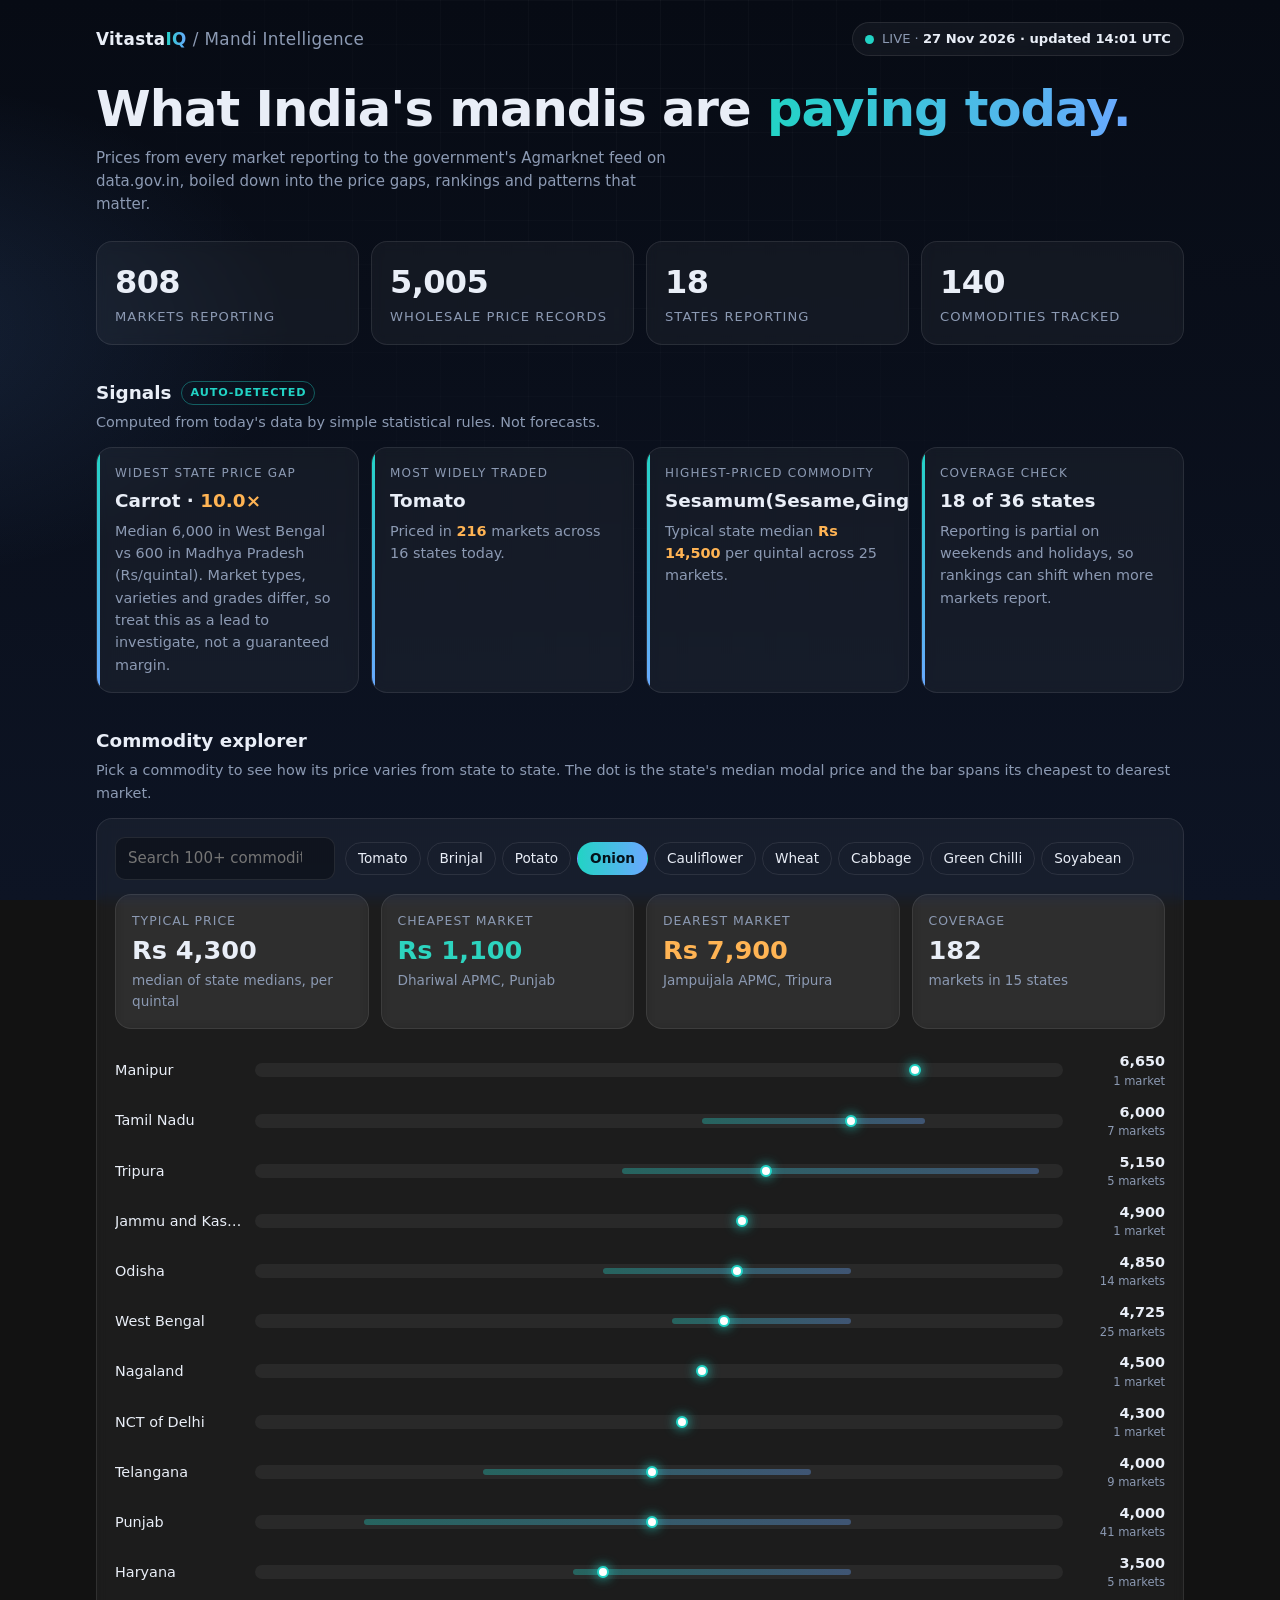
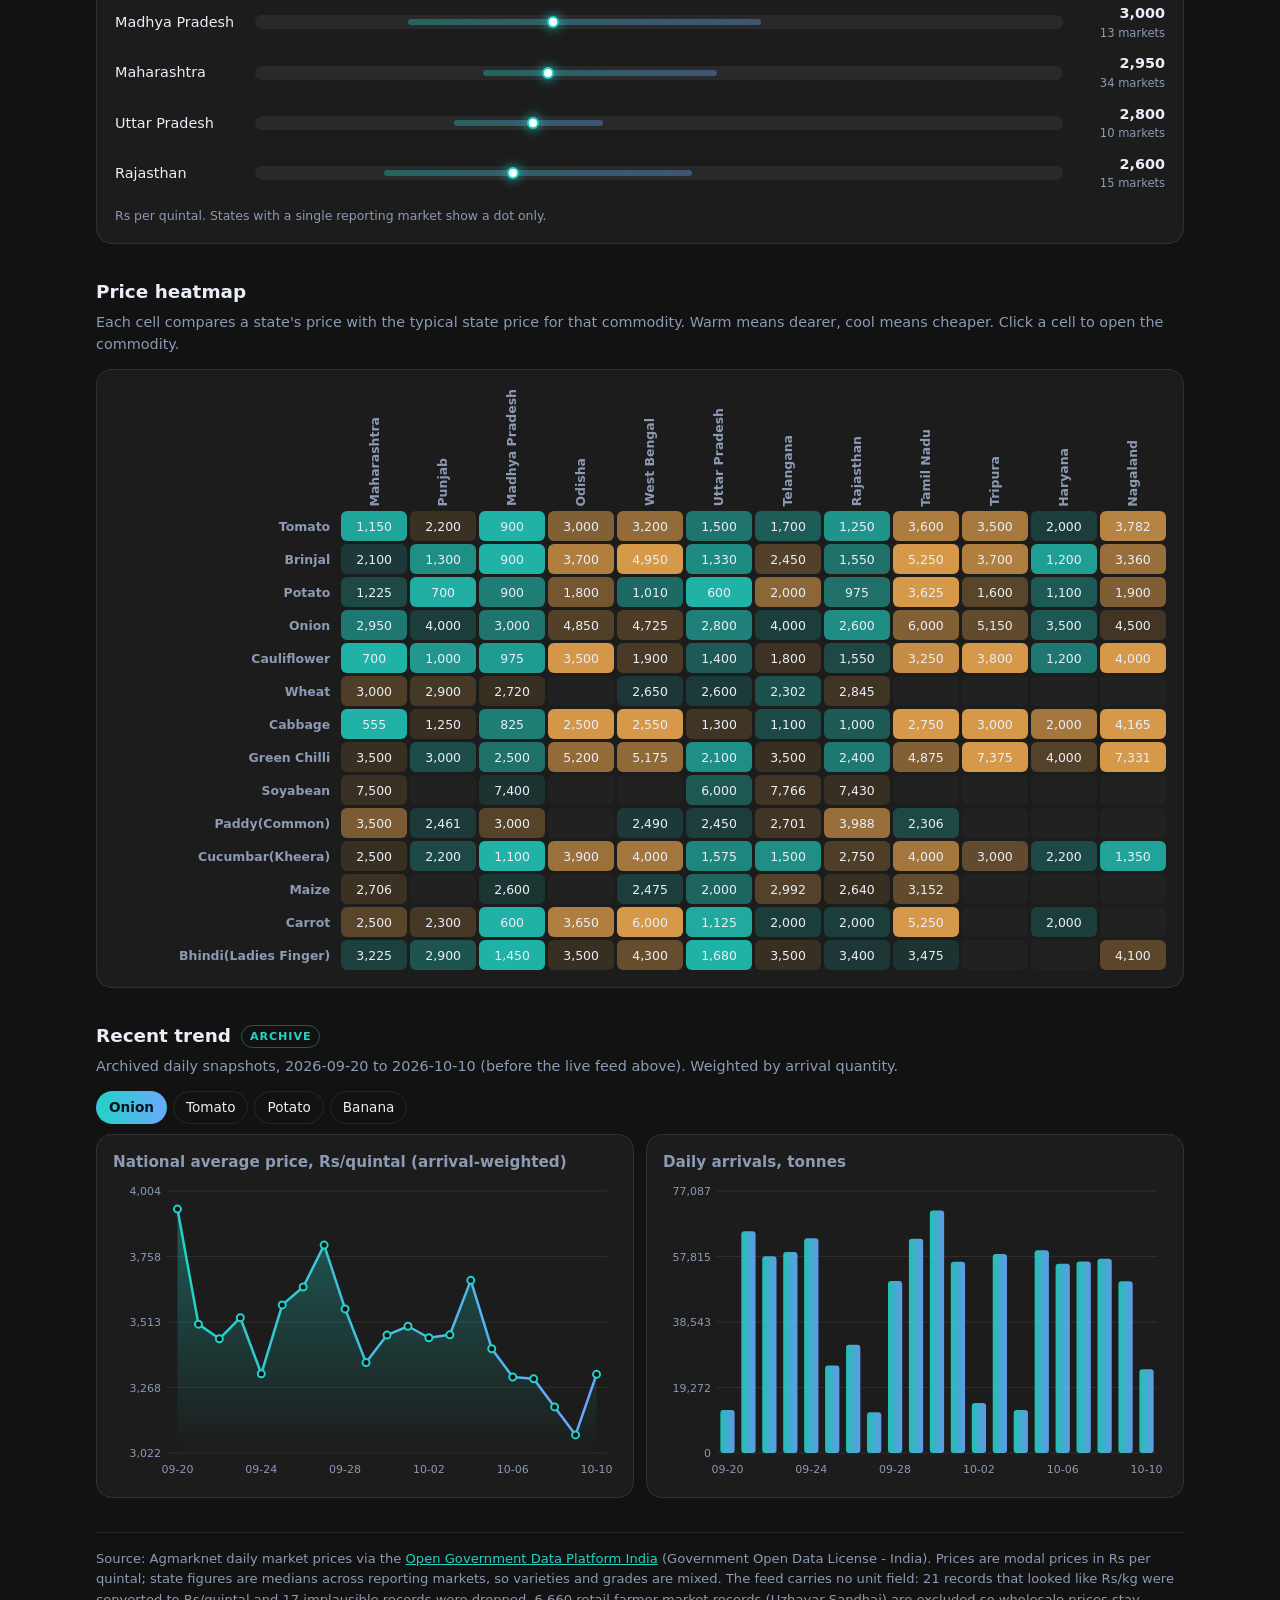
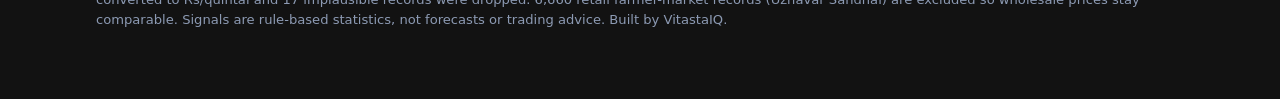
<file: site/demo/mandi/index.html>
<!doctype html>
<html lang="en">
<head>
  <meta charset="utf-8">
  <meta name="viewport" content="width=device-width, initial-scale=1">
  <title>Mandi Intelligence: live Indian mandi prices | VitastaIQ</title>
  <meta name="description" content="Live mandi prices from data.gov.in turned into signals: state price gaps, a commodity explorer and a price heatmap, with unit and market-type cleaning.">
  <link rel="canonical" href="https://deepstatistix.github.io/vitastaiq/demo/mandi/">
  <meta property="og:site_name" content="VitastaIQ">
  <meta property="og:type" content="website">
  <meta property="og:title" content="Mandi Intelligence: live Indian mandi prices | VitastaIQ">
  <meta property="og:description" content="Live mandi prices from data.gov.in turned into signals: state price gaps, a commodity explorer and a price heatmap, with unit and market-type cleaning.">
  <meta property="og:url" content="https://deepstatistix.github.io/vitastaiq/demo/mandi/">
  <meta property="og:image" content="https://deepstatistix.github.io/vitastaiq/assets/og.png">
  <meta property="og:image:width" content="1200">
  <meta property="og:image:height" content="630">
  <meta name="twitter:card" content="summary_large_image">
  <meta name="twitter:title" content="Mandi Intelligence: live Indian mandi prices | VitastaIQ">
  <meta name="twitter:description" content="Live mandi prices from data.gov.in turned into signals: state price gaps, a commodity explorer and a price heatmap, with unit and market-type cleaning.">
  <meta name="twitter:image" content="https://deepstatistix.github.io/vitastaiq/assets/og.png">
  <style>
    :root {
      color-scheme: dark;
      --bg:#070b14; --bg2:#0d1424; --card:rgba(255,255,255,.045); --line:rgba(255,255,255,.09);
      --fg:#e9eef7; --muted:#8c9ab3; --a:#22d3c5; --b:#6aa8ff; --warm:#ffb454; --hot:#ff6b6b; --cool:#2dd4bf;
    }
    * { box-sizing:border-box; }
    html { scroll-behavior:smooth; }
    body { margin:0; color:var(--fg); font:15px/1.55 system-ui,-apple-system,"Segoe UI",sans-serif;
      background: radial-gradient(900px 500px at 85% -10%, rgba(34,211,197,.14), transparent 60%),
                  radial-gradient(700px 420px at -10% 10%, rgba(106,168,255,.13), transparent 60%),
                  linear-gradient(var(--bg), var(--bg2)) fixed; min-height:100vh; }
    body::before { content:""; position:fixed; inset:0; pointer-events:none; opacity:.35;
      background-image: linear-gradient(var(--line) 1px, transparent 1px), linear-gradient(90deg, var(--line) 1px, transparent 1px);
      background-size:44px 44px; mask-image: radial-gradient(ellipse at 50% 0%, #000 0%, transparent 70%); -webkit-mask-image: radial-gradient(ellipse at 50% 0%, #000 0%, transparent 70%); }
    .wrap { position:relative; max-width:1120px; margin:0 auto; padding:22px 16px 56px; }
    .glass { background:var(--card); border:1px solid var(--line); border-radius:16px; backdrop-filter:blur(6px); }

    header { display:flex; align-items:center; justify-content:space-between; gap:12px; flex-wrap:wrap; margin-bottom:26px; }
    .logo { font-weight:750; letter-spacing:.02em; font-size:1.05rem; }
    .logo b { background:linear-gradient(90deg,var(--a),var(--b)); -webkit-background-clip:text; background-clip:text; color:transparent; }
    .live { display:inline-flex; align-items:center; gap:8px; font-size:.82rem; color:var(--muted); padding:6px 12px; border-radius:99px; }
    .dot { width:9px; height:9px; border-radius:50%; background:var(--a); box-shadow:0 0 0 0 rgba(34,211,197,.7); animation:pulse 1.8s infinite; }
    @keyframes pulse { 70% { box-shadow:0 0 0 10px rgba(34,211,197,0);} 100% { box-shadow:0 0 0 0 rgba(34,211,197,0);} }
    .live strong { color:var(--fg); }

    h1 { font-size:clamp(1.9rem,5vw,3.1rem); line-height:1.1; margin:0 0 10px; letter-spacing:-.02em; }
    h1 span { background:linear-gradient(90deg,var(--a),var(--b)); -webkit-background-clip:text; background-clip:text; color:transparent; }
    .lede { color:var(--muted); max-width:62ch; margin:0 0 24px; }

    .kpis { display:grid; gap:12px; grid-template-columns:repeat(auto-fit,minmax(200px,1fr)); margin-bottom:26px; }
    .kpi { padding:16px 18px; }
    .kpi .n { font-size:2rem; font-weight:760; letter-spacing:-.02em; font-variant-numeric:tabular-nums; }
    .kpi .l { color:var(--muted); font-size:.82rem; text-transform:uppercase; letter-spacing:.08em; }

    h2 { font-size:1.15rem; margin:34px 0 4px; display:flex; align-items:center; gap:10px; }
    h2 i { font-style:normal; font-size:.7rem; color:var(--a); border:1px solid rgba(34,211,197,.4); padding:2px 8px; border-radius:99px; letter-spacing:.08em; }
    .sec-sub { color:var(--muted); margin:0 0 14px; font-size:.9rem; }

    .signals { display:grid; gap:12px; grid-template-columns:repeat(auto-fit,minmax(250px,1fr)); }
    .sig { padding:16px 18px; position:relative; overflow:hidden; }
    .sig::after { content:""; position:absolute; left:0; top:0; bottom:0; width:3px; background:linear-gradient(var(--a),var(--b)); }
    .sig .t { color:var(--muted); font-size:.75rem; text-transform:uppercase; letter-spacing:.1em; }
    .sig .h { font-size:1.15rem; font-weight:700; margin:4px 0; }
    .sig .d { color:var(--muted); font-size:.9rem; }
    .sig em { color:var(--warm); font-style:normal; font-weight:650; }

    .explorer { padding:18px; }
    .controls { display:flex; gap:10px; flex-wrap:wrap; align-items:center; margin-bottom:14px; }
    input.q { font:inherit; color:var(--fg); background:rgba(0,0,0,.3); border:1px solid var(--line); border-radius:10px; padding:9px 12px; min-width:220px; }
    input.q:focus { outline:2px solid var(--a); outline-offset:1px; }
    .chips { display:flex; gap:6px; flex-wrap:wrap; }
    .chip { font:inherit; font-size:.85rem; color:var(--fg); background:transparent; border:1px solid var(--line); border-radius:99px; padding:5px 12px; cursor:pointer; transition:.15s; }
    .chip:hover { border-color:var(--a); }
    .chip[aria-pressed="true"] { background:linear-gradient(90deg,var(--a),var(--b)); color:#04121a; border-color:transparent; font-weight:650; }

    .headline { display:grid; gap:12px; grid-template-columns:repeat(auto-fit,minmax(190px,1fr)); margin-bottom:16px; }
    .hl .l { color:var(--muted); font-size:.78rem; text-transform:uppercase; letter-spacing:.08em; }
    .hl .v { font-size:1.6rem; font-weight:740; font-variant-numeric:tabular-nums; }
    .hl .s { color:var(--muted); font-size:.85rem; }

    .row { display:grid; grid-template-columns:130px 1fr 92px; gap:10px; align-items:center; padding:5px 0; font-size:.9rem; }
    .row .nm { white-space:nowrap; overflow:hidden; text-overflow:ellipsis; }
    .row .pv { text-align:right; font-variant-numeric:tabular-nums; font-weight:650; }
    .row .pv small { display:block; color:var(--muted); font-weight:400; font-size:.72rem; }
    .track { position:relative; height:14px; border-radius:7px; background:rgba(255,255,255,.06); }
    .range { position:absolute; top:4px; height:6px; border-radius:3px; background:linear-gradient(90deg,rgba(34,211,197,.35),rgba(106,168,255,.35)); }
    .med { position:absolute; top:1px; width:12px; height:12px; margin-left:-6px; border-radius:50%; background:#fff; box-shadow:0 0 12px var(--a); border:2px solid var(--a); }
    .legend { color:var(--muted); font-size:.78rem; margin-top:8px; }

    .heat { overflow-x:auto; padding:14px; }
    table.hm { border-collapse:separate; border-spacing:3px; font-size:.78rem; min-width:760px; width:100%; }
    table.hm th { color:var(--muted); font-weight:600; padding:2px 4px; }
    table.hm th.cn { text-align:right; white-space:nowrap; padding-right:8px; }
    table.hm th.sv { height:92px; vertical-align:bottom; }
    table.hm th.sv div { writing-mode:vertical-rl; transform:rotate(180deg); white-space:nowrap; margin:0 auto; }
    table.hm td { text-align:center; border-radius:6px; height:30px; font-variant-numeric:tabular-nums; cursor:pointer; min-width:48px; }
    table.hm td.na { background:rgba(255,255,255,.025); cursor:default; }
    table.hm td:not(.na):hover { outline:2px solid #fff; }

    .tabs { display:flex; gap:6px; flex-wrap:wrap; margin:8px 0 10px; }
    .chart { width:100%; height:300px; }
    .grid2 { display:grid; gap:12px; grid-template-columns:repeat(auto-fit,minmax(340px,1fr)); }
    .pad { padding:16px; }
    .pad h3 { margin:0 0 6px; font-size:.95rem; color:var(--muted); font-weight:600; }

    .note { color:var(--muted); font-size:.82rem; margin-top:34px; border-top:1px solid var(--line); padding-top:16px; }
    .note a { color:var(--a); }
    @media (max-width:560px) { .row { grid-template-columns:96px 1fr 76px; } .kpi .n { font-size:1.6rem; } .grid2 { grid-template-columns:1fr; } }
    @media (prefers-reduced-motion:reduce) { .dot { animation:none; } html { scroll-behavior:auto; } }
  </style>
</head>
<body>
<div class="wrap">
  <header>
    <div class="logo">Vitasta<b>IQ</b> <span style="color:var(--muted);font-weight:500">/ Mandi Intelligence</span></div>
    <div class="live glass"><span class="dot"></span><span>LIVE · <strong id="when">loading</strong></span></div>
  </header>

  <h1>What India's mandis are <span>paying today.</span></h1>
  <p class="lede">Prices from every market reporting to the government's Agmarknet feed on data.gov.in, boiled down into the price gaps, rankings and patterns that matter.</p>

  <div class="kpis" id="kpis"></div>

  <h2>Signals <i>AUTO-DETECTED</i></h2>
  <p class="sec-sub">Computed from today's data by simple statistical rules. Not forecasts.</p>
  <div class="signals" id="signals"></div>

  <h2>Commodity explorer</h2>
  <p class="sec-sub">Pick a commodity to see how its price varies from state to state. The dot is the state's median modal price and the bar spans its cheapest to dearest market.</p>
  <div class="explorer glass">
    <div class="controls">
      <input class="q" id="q" list="cl" placeholder="Search 100+ commodities…" aria-label="Search commodity" autocomplete="off">
      <datalist id="cl"></datalist>
      <div class="chips" id="chips"></div>
    </div>
    <div class="headline" id="headline"></div>
    <div id="bars"></div>
    <div class="legend">Rs per quintal. States with a single reporting market show a dot only.</div>
  </div>

  <h2>Price heatmap</h2>
  <p class="sec-sub">Each cell compares a state's price with the typical state price for that commodity. Warm means dearer, cool means cheaper. Click a cell to open the commodity.</p>
  <div class="heat glass"><table class="hm" id="hm"></table></div>

  <h2>Recent trend <i>ARCHIVE</i></h2>
  <p class="sec-sub" id="trendSub"></p>
  <div class="tabs" id="ttabs"></div>
  <div class="grid2">
    <div class="glass pad"><h3>National average price, Rs/quintal (arrival-weighted)</h3><div class="chart" id="priceChart"></div></div>
    <div class="glass pad"><h3>Daily arrivals, tonnes</h3><div class="chart" id="arrChart"></div></div>
  </div>

  <p class="note" id="note"></p>
</div>
<script src="data.js"></script>
<script src="live.js"></script>
<script>
(function () {
  var L = window.LIVE, T = window.MANDI || {};
  var $ = function (id) { return document.getElementById(id); };
  var fmt = function (n) { return Math.round(n).toLocaleString("en-IN"); };
  var esc = function (s) { return String(s).replace(/[&<>"]/g, function (c) { return { "&": "&amp;", "<": "&lt;", ">": "&gt;", '"': "&quot;" }[c]; }); };
  var median = function (a) { a = a.slice().sort(function (x, y) { return x - y; }); var m = a.length >> 1; return a.length % 2 ? a[m] : (a[m - 1] + a[m]) / 2; };
  var reduce = window.matchMedia && window.matchMedia("(prefers-reduced-motion: reduce)").matches;

  if (!L) { $("when").textContent = "no live data (run fetch_live.py)"; return; }

  var names = Object.keys(L.commodities);
  names.forEach(function (n) {
    var c = L.commodities[n];
    c.typ = median(c.states.map(function (s) { return s.p; }));
    c.nst = c.states.length;
  });
  var byMarkets = names.slice().sort(function (a, b) { return L.commodities[b].markets - L.commodities[a].markets; });
  var cur = byMarkets.indexOf("Onion") >= 0 ? "Onion" : byMarkets[0];

  /* header + KPIs */
  var d = new Date(L.fetched);
  $("when").textContent = new Date(L.date + "T00:00:00").toLocaleDateString("en-IN", { day: "numeric", month: "short", year: "numeric" }) +
    " · updated " + d.toISOString().slice(11, 16) + " UTC";
  var kp = [["markets", "Markets reporting"], ["rows", "Wholesale price records"], ["states", "States reporting"], ["nc", "Commodities tracked"]];
  var vals = { markets: L.markets, rows: L.rows - (L.retail || 0) - (L.dropped || 0), states: L.states, nc: names.length };
  $("kpis").innerHTML = kp.map(function (k) { return '<div class="kpi glass"><div class="n" id="k_' + k[0] + '">0</div><div class="l">' + k[1] + "</div></div>"; }).join("");
  kp.forEach(function (k) {
    var el = $("k_" + k[0]), end = vals[k[0]], t0 = null;
    if (reduce) { el.textContent = fmt(end); return; }
    (function step(t) {
      if (t0 === null) t0 = t;
      var p = Math.min(1, (t - t0) / 900);
      el.textContent = fmt(end * (1 - Math.pow(1 - p, 3)));
      if (p < 1) requestAnimationFrame(step);
    })(performance.now());
  });

  /* signals */
  (function () {
    var best = null, wide = L.commodities[byMarkets[0]];
    names.forEach(function (n) {
      var c = L.commodities[n];
      if (c.nst < 4 || c.markets < 10) return;
      var lo = c.states[0], hi = c.states[c.states.length - 1], r = hi.p / lo.p;
      if (!best || r > best.r) best = { n: n, r: r, lo: lo, hi: hi };
    });
    var rich = null;
    names.forEach(function (n) {
      var c = L.commodities[n];
      if (c.markets < 8) return;
      if (!rich || c.typ > rich.typ) rich = { n: n, typ: c.typ, c: c };
    });
    var cards = [];
    if (best) cards.push(["Widest state price gap",
      esc(best.n) + " &middot; <em>" + best.r.toFixed(1) + "&times;</em>",
      "Median " + fmt(best.hi.p) + " in " + esc(best.hi.s) + " vs " + fmt(best.lo.p) + " in " + esc(best.lo.s) + " (Rs/quintal). Market types, varieties and grades differ, so treat this as a lead to investigate, not a guaranteed margin."]);
    cards.push(["Most widely traded", esc(byMarkets[0]), "Priced in <em>" + wide.markets + "</em> markets across " + wide.nst + " states today."]);
    if (rich) cards.push(["Highest-priced commodity", esc(rich.n), "Typical state median <em>Rs " + fmt(rich.typ) + "</em> per quintal across " + rich.c.markets + " markets."]);
    cards.push(["Coverage check", L.states + " of 36 states", "Reporting is partial on weekends and holidays, so rankings can shift when more markets report."]);
    $("signals").innerHTML = cards.map(function (c) {
      return '<div class="sig glass"><div class="t">' + c[0] + '</div><div class="h">' + c[1] + '</div><div class="d">' + c[2] + "</div></div>";
    }).join("");
  })();

  /* explorer */
  $("cl").innerHTML = byMarkets.map(function (n) { return '<option value="' + esc(n) + '">'; }).join("");
  function chips() {
    var top = byMarkets.slice(0, 9);
    if (top.indexOf(cur) < 0) top.push(cur);
    $("chips").innerHTML = top.map(function (n) { return '<button type="button" class="chip" data-n="' + esc(n) + '" aria-pressed="' + (n === cur) + '">' + esc(n) + "</button>"; }).join("");
  }
  function explorer() {
    var c = L.commodities[cur];
    $("q").value = "";
    $("headline").innerHTML =
      '<div class="hl glass pad"><div class="l">Typical price</div><div class="v">Rs ' + fmt(c.typ) + '</div><div class="s">median of state medians, per quintal</div></div>' +
      '<div class="hl glass pad"><div class="l">Cheapest market</div><div class="v" style="color:var(--cool)">Rs ' + fmt(c.cheap.p) + '</div><div class="s">' + esc(c.cheap.m) + ", " + esc(c.cheap.s) + "</div></div>" +
      '<div class="hl glass pad"><div class="l">Dearest market</div><div class="v" style="color:var(--warm)">Rs ' + fmt(c.dear.p) + '</div><div class="s">' + esc(c.dear.m) + ", " + esc(c.dear.s) + "</div></div>" +
      '<div class="hl glass pad"><div class="l">Coverage</div><div class="v">' + c.markets + '</div><div class="s">markets in ' + c.nst + " states</div></div>";
    var max = Math.max.apply(null, c.states.map(function (s) { return s.hi; })) * 1.03, pc = function (v) { return (v / max * 100).toFixed(2) + "%"; };
    $("bars").innerHTML = c.states.slice().reverse().map(function (s) {
      return '<div class="row"><div class="nm" title="' + esc(s.s) + '">' + esc(s.s) + '</div><div class="track">' +
        (s.hi > s.lo ? '<div class="range" style="left:' + pc(s.lo) + ";width:" + ((s.hi - s.lo) / max * 100).toFixed(2) + '%"></div>' : "") +
        '<div class="med" style="left:' + pc(s.p) + '"></div></div><div class="pv">' + fmt(s.p) + "<small>" + s.m + (s.m === 1 ? " market" : " markets") + "</small></div></div>";
    }).join("");
    chips();
  }
  $("chips").addEventListener("click", function (e) {
    var b = e.target.closest && e.target.closest("button"); if (!b) return;
    cur = b.getAttribute("data-n"); explorer();
  });
  $("q").addEventListener("change", function () {
    var v = $("q").value.trim().toLowerCase();
    var hit = names.filter(function (n) { return n.toLowerCase() === v; })[0] || names.filter(function (n) { return n.toLowerCase().indexOf(v) === 0; })[0];
    if (hit) { cur = hit; explorer(); }
  });

  /* heatmap */
  (function () {
    var cols = {};
    byMarkets.slice(0, 14).forEach(function (n) { L.commodities[n].states.forEach(function (s) { cols[s.s] = (cols[s.s] || 0) + s.m; }); });
    var sts = Object.keys(cols).sort(function (a, b) { return cols[b] - cols[a]; }).slice(0, 12);
    var h = "<thead><tr><th></th>" + sts.map(function (s) { return '<th class="sv"><div>' + esc(s) + "</div></th>"; }).join("") + "</tr></thead><tbody>";
    byMarkets.slice(0, 14).forEach(function (n) {
      var c = L.commodities[n], idx = {};
      c.states.forEach(function (s) { idx[s.s] = s; });
      h += '<tr><th class="cn">' + esc(n) + "</th>" + sts.map(function (s) {
        var x = idx[s];
        if (!x) return '<td class="na"></td>';
        var r = x.p / c.typ, k = Math.min(1, Math.abs(Math.log(r)) / 0.7);
        var bg = r >= 1 ? "rgba(255,180,84," + (0.12 + 0.7 * k).toFixed(2) + ")" : "rgba(34,211,197," + (0.12 + 0.7 * k).toFixed(2) + ")";
        return '<td data-n="' + esc(n) + '" style="background:' + bg + '" title="' + esc(n) + " in " + esc(s) + ": Rs " + fmt(x.p) + " (" + (r >= 1 ? "+" : "") + ((r - 1) * 100).toFixed(0) + '% vs typical)">' + fmt(x.p) + "</td>";
      }).join("") + "</tr>";
    });
    $("hm").innerHTML = h + "</tbody>";
    $("hm").addEventListener("click", function (e) {
      var td = e.target.closest && e.target.closest("td"); if (!td || !td.getAttribute("data-n")) return;
      cur = td.getAttribute("data-n"); explorer();
      $("q").scrollIntoView({ behavior: reduce ? "auto" : "smooth", block: "center" });
    });
  })();

  /* archive trend (SVG, no external libraries) */
  function chart(id, pts, kind) {
    var el = $(id), W = Math.max(el.clientWidth, 280), H = 300;
    var l = 54, r = 10, t = 10, b = 28, iw = W - l - r, ih = H - t - b;
    var ys = pts.map(function (p) { return p.y; });
    var lo = kind === "bar" ? 0 : Math.min.apply(null, ys), hi = Math.max.apply(null, ys);
    var pad = (hi - lo) * 0.08 || 1; hi += pad; if (kind === "line") lo = Math.max(0, lo - pad);
    var sy = function (v) { return t + ih - (v - lo) / (hi - lo) * ih; };
    var step = iw / pts.length, sx = function (i) { return l + step * (i + 0.5); };
    var s = '<svg width="' + W + '" height="' + H + '" role="img" style="display:block"><defs><linearGradient id="g' + id + '" x1="0" x2="1"><stop offset="0" stop-color="#22d3c5"/><stop offset="1" stop-color="#6aa8ff"/></linearGradient>' +
      '<linearGradient id="f' + id + '" x1="0" y1="0" x2="0" y2="1"><stop offset="0" stop-color="#22d3c5" stop-opacity=".35"/><stop offset="1" stop-color="#22d3c5" stop-opacity="0"/></linearGradient></defs>';
    for (var k = 0; k <= 4; k++) {
      var v = lo + (hi - lo) * k / 4, y = sy(v);
      s += '<line x1="' + l + '" x2="' + (W - r) + '" y1="' + y + '" y2="' + y + '" stroke="rgba(255,255,255,.08)"/><text x="' + (l - 6) + '" y="' + (y + 4) + '" text-anchor="end" font-size="11" fill="#8c9ab3">' + fmt(v) + "</text>";
    }
    var every = Math.ceil(pts.length / Math.max(2, Math.floor(iw / 64)));
    pts.forEach(function (p, i) { if (i % every === 0) s += '<text x="' + sx(i) + '" y="' + (H - 8) + '" text-anchor="middle" font-size="11" fill="#8c9ab3">' + p.x.slice(5) + "</text>"; });
    if (kind === "bar") {
      var bw = Math.max(2, step * 0.68);
      pts.forEach(function (p, i) { s += '<rect x="' + (sx(i) - bw / 2) + '" y="' + sy(p.y) + '" width="' + bw + '" height="' + (t + ih - sy(p.y)) + '" rx="3" fill="url(#g' + id + ')" opacity=".9"><title>' + p.tip + "</title></rect>"; });
    } else {
      var line = pts.map(function (p, i) { return sx(i) + "," + sy(p.y); }).join(" ");
      s += '<polygon points="' + sx(0) + "," + (t + ih) + " " + line + " " + sx(pts.length - 1) + "," + (t + ih) + '" fill="url(#f' + id + ')"/>' +
        '<polyline fill="none" stroke="url(#g' + id + ')" stroke-width="2.5" stroke-linejoin="round" points="' + line + '"/>';
      pts.forEach(function (p, i) { s += '<circle cx="' + sx(i) + '" cy="' + sy(p.y) + '" r="3.5" fill="#070b14" stroke="#22d3c5" stroke-width="2"><title>' + p.tip + "</title></circle>"; });
    }
    el.innerHTML = s + "</svg>";
  }
  var tn = Object.keys(T), tcur = tn[0];
  function trend() {
    if (!tn.length) { $("trendSub").textContent = "Archive data not found."; return; }
    var c = T[tcur], dd = c.daily;
    $("trendSub").textContent = "Archived daily snapshots, " + dd[0].date + " to " + dd[dd.length - 1].date + " (before the live feed above). Weighted by arrival quantity.";
    $("ttabs").innerHTML = tn.map(function (n) { return '<button type="button" class="chip" data-n="' + n + '" aria-pressed="' + (n === tcur) + '">' + n + "</button>"; }).join("");
    chart("priceChart", dd.map(function (r) { return { x: r.date, y: r.price, tip: r.date + ": Rs " + fmt(r.price) + " per quintal" }; }), "line");
    chart("arrChart", dd.map(function (r) { return { x: r.date, y: r.arrival, tip: r.date + ": " + fmt(r.arrival) + " t" }; }), "bar");
  }
  $("ttabs").addEventListener("click", function (e) { var b = e.target.closest && e.target.closest("button"); if (!b) return; tcur = b.getAttribute("data-n"); trend(); });
  window.addEventListener("resize", trend);

  $("note").innerHTML = "Source: Agmarknet daily market prices via the <a href=\"https://www.data.gov.in\">Open Government Data Platform India</a> (Government Open Data License - India). " +
    "Prices are modal prices in Rs per quintal; state figures are medians across reporting markets, so varieties and grades are mixed. " +
    "The feed carries no unit field: " + fmt(L.adjusted || 0) + " records that looked like Rs/kg were converted to Rs/quintal and " + fmt(L.dropped || 0) + " implausible records were dropped. " + fmt(L.retail || 0) + " retail farmer-market records (Uzhavar Sandhai) are excluded so wholesale prices stay comparable. " +
    "Signals are rule-based statistics, not forecasts or trading advice. Built by VitastaIQ.";
  explorer(); trend();
})();
</script>
</body>
</html>
</file>
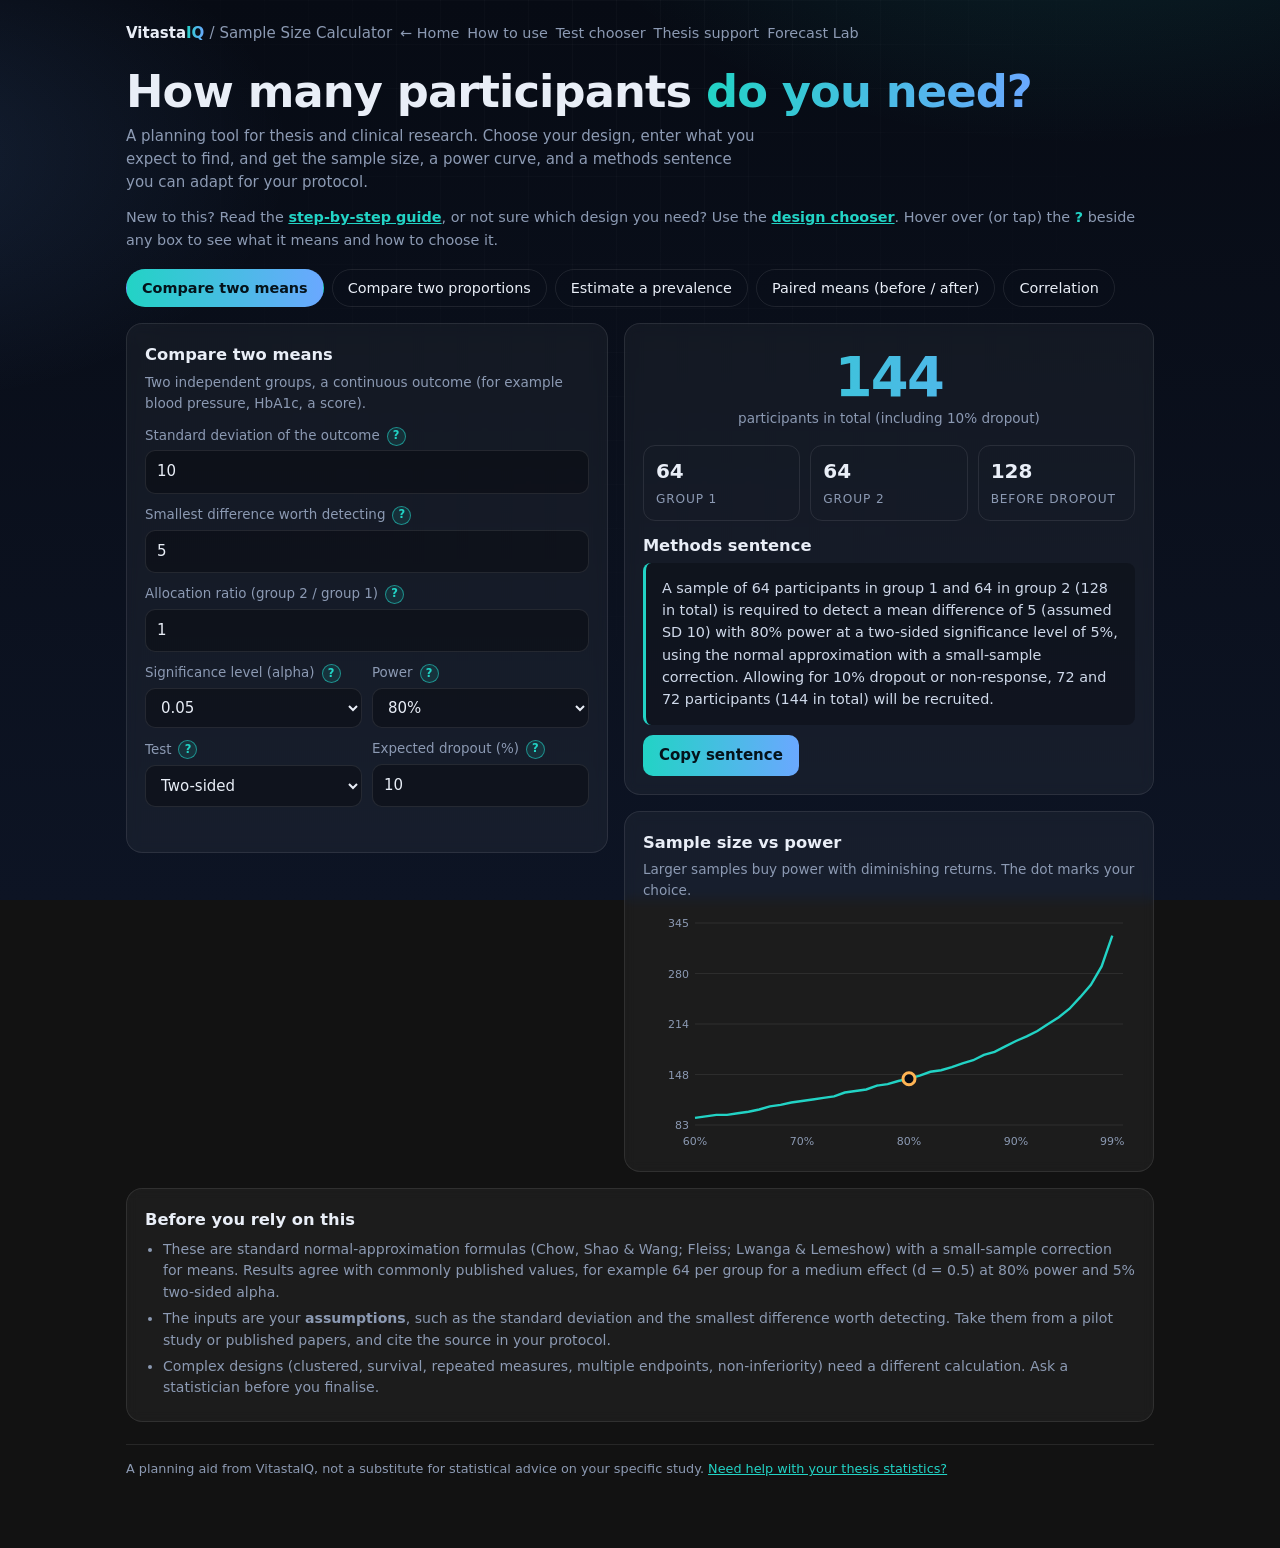
<file: site/demo/samplesize/index.html>
<!doctype html>
<html lang="en">
<head>
  <meta charset="utf-8">
  <meta name="viewport" content="width=device-width, initial-scale=1">
  <title>Sample Size Calculator for medical theses | VitastaIQ</title>
  <meta name="description" content="Free sample size and power calculator for theses and clinical studies: two means, two proportions, prevalence, paired means and correlation, with a methods sentence.">
  <link rel="canonical" href="https://deepstatistix.github.io/vitastaiq/demo/samplesize/">
  <meta property="og:site_name" content="VitastaIQ">
  <meta property="og:type" content="website">
  <meta property="og:title" content="Sample Size Calculator for medical theses | VitastaIQ">
  <meta property="og:description" content="Free sample size and power calculator for theses and clinical studies: two means, two proportions, prevalence, paired means and correlation, with a methods sentence.">
  <meta property="og:url" content="https://deepstatistix.github.io/vitastaiq/demo/samplesize/">
  <meta property="og:image" content="https://deepstatistix.github.io/vitastaiq/assets/og.png">
  <meta property="og:image:width" content="1200">
  <meta property="og:image:height" content="630">
  <meta name="twitter:card" content="summary_large_image">
  <meta name="twitter:title" content="Sample Size Calculator for medical theses | VitastaIQ">
  <meta name="twitter:description" content="Free sample size and power calculator for theses and clinical studies: two means, two proportions, prevalence, paired means and correlation, with a methods sentence.">
  <meta name="twitter:image" content="https://deepstatistix.github.io/vitastaiq/assets/og.png">
  <style>
    :root { color-scheme: dark; --bg:#070b14; --bg2:#0d1424; --card:rgba(255,255,255,.045); --line:rgba(255,255,255,.09); --fg:#e9eef7; --muted:#8c9ab3; --a:#22d3c5; --b:#6aa8ff; --warm:#ffb454; }
    * { box-sizing:border-box; }
    body { margin:0; color:var(--fg); font:15px/1.55 system-ui,-apple-system,"Segoe UI",sans-serif; min-height:100vh;
      background: radial-gradient(900px 500px at 85% -10%, rgba(34,211,197,.14), transparent 60%), radial-gradient(700px 420px at -10% 10%, rgba(106,168,255,.13), transparent 60%), linear-gradient(var(--bg), var(--bg2)) fixed; }
    body::before { content:""; position:fixed; inset:0; pointer-events:none; opacity:.3; background-image:linear-gradient(var(--line) 1px, transparent 1px),linear-gradient(90deg,var(--line) 1px,transparent 1px); background-size:44px 44px; -webkit-mask-image:radial-gradient(ellipse at 50% 0%,#000,transparent 70%); mask-image:radial-gradient(ellipse at 50% 0%,#000,transparent 70%); }
    .wrap { position:relative; max-width:1060px; margin:0 auto; padding:22px 16px 56px; }
    .glass { background:var(--card); border:1px solid var(--line); border-radius:16px; backdrop-filter:blur(6px); }
    header { display:flex; align-items:center; justify-content:space-between; flex-wrap:wrap; gap:10px; margin-bottom:22px; }
    .logo { font-weight:750; } .logo b { background:linear-gradient(90deg,var(--a),var(--b)); -webkit-background-clip:text; background-clip:text; color:transparent; }
    .logo a { color:var(--muted); font-weight:500; text-decoration:none; font-size:.9rem; margin-left:8px; }
    h1 { font-size:clamp(1.8rem,5vw,2.8rem); line-height:1.1; margin:0 0 8px; letter-spacing:-.02em; }
    h1 span { background:linear-gradient(90deg,var(--a),var(--b)); -webkit-background-clip:text; background-clip:text; color:transparent; }
    .lede { color:var(--muted); max-width:66ch; margin:0 0 20px; }
    .tabs { display:flex; flex-wrap:wrap; gap:8px; margin-bottom:16px; }
    .chip { font:inherit; font-size:.9rem; color:var(--fg); background:transparent; border:1px solid var(--line); border-radius:99px; padding:7px 15px; cursor:pointer; }
    .chip:hover { border-color:var(--a); }
    .chip[aria-pressed="true"] { background:linear-gradient(90deg,var(--a),var(--b)); color:#04121a; border-color:transparent; font-weight:650; }
    .layout { display:grid; gap:16px; grid-template-columns:1fr 1.1fr; align-items:start; } @media (max-width:860px) { .layout { grid-template-columns:1fr; } }
    .panel { padding:18px; margin-bottom:16px; }
    .panel h2 { font-size:1.02rem; margin:0 0 4px; } .sub { color:var(--muted); font-size:.85rem; margin:0 0 12px; }
    .f { display:grid; gap:4px; margin-bottom:11px; } label { font-size:.84rem; color:var(--muted); display:flex; align-items:center; gap:7px; }
    label small { color:var(--muted); opacity:.8; }
    input, select { font:inherit; color:var(--fg); background:rgba(0,0,0,.3); border:1px solid var(--line); border-radius:10px; padding:9px 11px; width:100%; }
    input:focus, select:focus { outline:2px solid var(--a); outline-offset:1px; }
    .row2 { display:grid; grid-template-columns:1fr 1fr; gap:10px; }
    .big { text-align:center; padding:6px 0 4px; } .big .n { font-size:3.4rem; font-weight:800; letter-spacing:-.03em; font-variant-numeric:tabular-nums; background:linear-gradient(90deg,var(--a),var(--b)); -webkit-background-clip:text; background-clip:text; color:transparent; line-height:1.1; }
    .big .l { color:var(--muted); font-size:.85rem; }
    .kv { display:grid; grid-template-columns:repeat(auto-fit,minmax(130px,1fr)); gap:10px; margin:12px 0; }
    .kv div { padding:10px 12px; border:1px solid var(--line); border-radius:12px; } .kv b { display:block; font-size:1.25rem; font-variant-numeric:tabular-nums; } .kv span { color:var(--muted); font-size:.76rem; text-transform:uppercase; letter-spacing:.07em; }
    .sent { padding:14px 16px; border-left:3px solid var(--a); border-radius:8px; background:rgba(0,0,0,.25); color:#cfd9ea; font-size:.9rem; }
    .btn { font:inherit; font-weight:650; color:#04121a; background:linear-gradient(90deg,var(--a),var(--b)); border:0; border-radius:10px; padding:9px 16px; cursor:pointer; margin-top:10px; }
    .chart { width:100%; height:240px; position:relative; }
    .q { position:relative; width:19px; height:19px; padding:0; border-radius:50%; border:1px solid rgba(34,211,197,.6); background:rgba(34,211,197,.12); color:var(--a); font:700 .72rem/1 system-ui,sans-serif; cursor:help; flex:none; }
    .q:hover, .q:focus-visible, .q[aria-expanded="true"] { background:var(--a); color:#04121a; outline:none; }
    .q::after { content:""; position:absolute; inset:-12px; }  /* bigger invisible tap target for fingers */
    #tipbox { position:fixed; z-index:50; width:min(330px, calc(100vw - 16px)); background:#0f1829; border:1px solid rgba(34,211,197,.45); border-radius:12px; padding:12px 14px; font-size:.84rem; line-height:1.5; color:#d7e0ee; box-shadow:0 14px 40px rgba(0,0,0,.55); }
    #tipbox[hidden] { display:none; }
    #tipbox b { color:var(--a); display:block; font-size:.72rem; text-transform:uppercase; letter-spacing:.08em; margin-top:8px; } #tipbox b:first-child { margin-top:0; }
    #tipbox a { color:var(--a); font-weight:600; }
    .help { margin:-8px 0 18px; color:var(--muted); font-size:.9rem; } .help a { color:var(--a); font-weight:600; }
    .err { color:var(--warm); font-size:.85rem; min-height:1.2em; }
    .note { color:var(--muted); font-size:.8rem; margin-top:22px; border-top:1px solid var(--line); padding-top:14px; }
    ul.m { color:var(--muted); font-size:.88rem; padding-left:18px; margin:6px 0 0; } ul.m li { margin:4px 0; }
  </style>
</head>
<body>
<div class="wrap">
  <header><div class="logo">Vitasta<b>IQ</b> <span style="color:var(--muted);font-weight:500">/ Sample Size Calculator</span><a href="../../index.html">&larr; Home</a><a href="guide.html">How to use</a><a href="../../tests/index.html">Test chooser</a><a href="../../thesis/index.html">Thesis support</a><a href="../forecast/index.html">Forecast Lab</a></div></header>
  <h1>How many participants <span>do you need?</span></h1>
  <p class="lede">A planning tool for thesis and clinical research. Choose your design, enter what you expect to find, and get the sample size, a power curve, and a methods sentence you can adapt for your protocol.</p>

  <p class="help">New to this? Read the <a href="guide.html">step-by-step guide</a>, or not sure which design you need? Use the <a href="guide.html#choose">design chooser</a>. Hover over (or tap) the <span style="color:var(--a);font-weight:700">?</span> beside any box to see what it means and how to choose it.</p>
  <div class="tabs" id="tabs" role="group" aria-label="Study design"></div>

  <div class="layout">
    <div>
      <div class="panel glass"><h2 id="dtitle"></h2><p class="sub" id="ddesc"></p><div id="fields"></div>
        <div class="row2">
          <div class="f"><label for="alpha">Significance level (alpha) <button class="q" type="button" data-t="alpha" aria-label="What is the significance level?" aria-expanded="false">?</button></label><select id="alpha"><option value="0.05" selected>0.05</option><option value="0.01">0.01</option><option value="0.10">0.10</option></select></div>
          <div class="f" id="powerBox"><label for="power">Power <button class="q" type="button" data-t="power" aria-label="What is power?" aria-expanded="false">?</button></label><select id="power"><option value="0.8" selected>80%</option><option value="0.85">85%</option><option value="0.9">90%</option><option value="0.95">95%</option></select></div>
        </div>
        <div class="row2">
          <div class="f" id="sidesBox"><label for="sides">Test <button class="q" type="button" data-t="sides" aria-label="Two-sided or one-sided?" aria-expanded="false">?</button></label><select id="sides"><option value="2" selected>Two-sided</option><option value="1">One-sided</option></select></div>
          <div class="f"><label for="drop">Expected dropout (%) <button class="q" type="button" data-t="drop" aria-label="What is dropout?" aria-expanded="false">?</button></label><input id="drop" type="number" min="0" max="60" step="1" value="10"></div>
        </div>
        <div class="err" id="err" role="alert"></div>
      </div>
    </div>
    <div>
      <div class="panel glass">
        <div class="big"><div class="n" id="N">-</div><div class="l" id="Nl"></div></div>
        <div class="kv" id="kv"></div>
        <h2 style="margin-top:6px">Methods sentence</h2>
        <div class="sent" id="sent"></div>
        <button class="btn" id="copy" type="button">Copy sentence</button> <span class="sub" id="copied"></span>
      </div>
      <div class="panel glass"><h2>Sample size vs power</h2><p class="sub">Larger samples buy power with diminishing returns. The dot marks your choice.</p><div class="chart" id="curve"></div></div>
    </div>
  </div>

  <div class="panel glass"><h2>Before you rely on this</h2>
    <ul class="m">
      <li>These are standard normal-approximation formulas (Chow, Shao &amp; Wang; Fleiss; Lwanga &amp; Lemeshow) with a small-sample correction for means. Results agree with commonly published values, for example 64 per group for a medium effect (d = 0.5) at 80% power and 5% two-sided alpha.</li>
      <li>The inputs are your <b>assumptions</b>, such as the standard deviation and the smallest difference worth detecting. Take them from a pilot study or published papers, and cite the source in your protocol.</li>
      <li>Complex designs (clustered, survival, repeated measures, multiple endpoints, non-inferiority) need a different calculation. Ask a statistician before you finalise.</li>
    </ul>
  </div>
  <p class="note">A planning aid from VitastaIQ, not a substitute for statistical advice on your specific study. <a href="../../index.html#contact" style="color:var(--a)">Need help with your thesis statistics?</a></p>
</div>
<div id="tipbox" role="tooltip" hidden></div>
<script src="calc.js"></script>
<script>
(function () {
  var S = window.SS, D = S.designs, $ = function (id) { return document.getElementById(id); };
  var fmt = function (n) { return Math.round(n).toLocaleString("en-IN"); };
  var pc = function (p) { return (p * 100).toFixed(p * 100 % 1 ? 1 : 0) + "%"; };
  var specs = {
    twoMeans: { name: "Compare two means", desc: "Two independent groups, a continuous outcome (for example blood pressure, HbA1c, a score).",
      fields: [["sd", "Standard deviation of the outcome", 10, 0.01, "any"], ["delta", "Smallest difference worth detecting", 5, 0.01, "any"], ["ratio", "Allocation ratio (group 2 / group 1)", 1, 0.1, "any"]], sides: true, power: true },
    twoProps: { name: "Compare two proportions", desc: "Two independent groups, a yes/no outcome (for example cure rate, complication rate).",
      fields: [["p1", "Expected proportion, group 1 (0 to 1)", 0.5, 0.01, "any"], ["p2", "Expected proportion, group 2 (0 to 1)", 0.3, 0.01, "any"], ["ratio", "Allocation ratio (group 2 / group 1)", 1, 0.1, "any"]], sides: true, power: true },
    oneProp: { name: "Estimate a prevalence", desc: "A cross-sectional survey estimating one proportion with a chosen precision.",
      fields: [["p", "Expected prevalence (0 to 1)", 0.2, 0.01, "any"], ["d", "Absolute precision (margin of error, 0 to 1)", 0.05, 0.005, "any"], ["N", "Population size (leave blank if large or unknown)", "", 1, "any"]], sides: false, power: false },
    paired: { name: "Paired means (before / after)", desc: "The same people measured twice, a continuous outcome.",
      fields: [["sdDiff", "SD of the within-person differences", 10, 0.01, "any"], ["delta", "Smallest mean change worth detecting", 5, 0.01, "any"]], sides: true, power: true },
    corr: { name: "Correlation", desc: "Is a correlation between two continuous variables different from zero?",
      fields: [["r", "Smallest correlation worth detecting (r)", 0.3, 0.01, "any"]], sides: true, power: true }
  };
  var keys = Object.keys(specs), cur = keys[0];
  /* help cards: [what it is, how to choose it, where the number comes from, guide anchor] */
  var TIPS = {
    alpha: ["The chance you will wrongly conclude there is an effect when there really is none (a false alarm).", "Use 0.05 unless your supervisor or field requires stricter evidence (0.01). A smaller alpha needs more participants.", "It is a convention you choose in advance. You do not measure it.", "common"],
    power: ["The chance your study will detect a real effect of the size you entered.", "Use 80% as the minimum, or 90% for important or hard-to-repeat studies. Higher power needs more participants.", "Chosen in advance, by convention and by how costly a missed effect would be.", "common"],
    sides: ["Two-sided allows the difference to go either way. One-sided allows only one direction.", "Pick two-sided unless you can justify before the study that the opposite direction is impossible or irrelevant. One-sided gives a smaller sample, which is why reviewers question it.", "Decided from your hypothesis and written in your protocol.", "common"],
    drop: ["The share of participants who will leave, be lost to follow-up or not respond.", "10 to 20% is common. Use more for long follow-up or sensitive surveys. The calculator enlarges the sample to cover it.", "Similar published studies, or your own experience of recruiting in this setting.", "common"],
    sd: ["The standard deviation (SD): how much the measurement varies from person to person.", "A bigger SD needs more participants. Use the SD of the same outcome in a similar population, and make sure it is the SD and not the standard error.", "A pilot of 20 to 30 people, or published papers. If a paper gives the SE, then SD = SE x square root of n.", "specific"],
    delta: ["The smallest difference between the group means that would be clinically important.", "Choose the smallest gap that would change practice, not the gap you hope to see. Halving it roughly quadruples the sample.", "Clinical judgement, guidelines, or the minimal clinically important difference reported for this outcome.", "specific"],
    "paired:delta": ["The smallest average change (after minus before) that would be worthwhile.", "Choose the smallest change that would matter in practice. Halving it roughly quadruples the sample.", "Clinical judgement, guidelines, or published minimal important changes.", "specific"],
    ratio: ["How many people in group 2 for each person in group 1.", "Use 1 for equal groups, which is the most efficient. Use 2 or more only when one group is easier to recruit, such as controls.", "Decided by your study design.", "specific"],
    p1: ["The share of group 1 expected to have the outcome, as a decimal (70% is 0.70).", "Enter your best estimate. The gap between the two proportions is the effect you want to detect, and a smaller gap needs a much larger sample.", "Published studies or a pilot.", "specific"],
    p2: ["The share of group 2 expected to have the outcome, as a decimal. It must differ from group 1.", "This is often the rate under standard care. The smaller its difference from group 1, the larger the sample.", "Hospital records, published studies or a pilot.", "specific"],
    p: ["Your best estimate of the true prevalence, as a decimal.", "If you have no estimate, use 0.5, because it gives the largest and safest sample.", "Earlier surveys in a similar population.", "specific"],
    d: ["The margin of error: how far your estimate may stray from the truth, as a decimal. 0.05 means plus or minus 5 percentage points.", "A smaller margin needs a bigger sample. 0.05 is typical. Use 0.03 or less when precision really matters.", "Your choice, based on how precise the result needs to be to be useful.", "specific"],
    N: ["The total number of people in the group you are sampling from.", "Fill it in only if the population is small and known, because then the sample shrinks. Leave it blank if it is large or unknown.", "A register or roll of the population, such as a college list.", "specific"],
    sdDiff: ["The SD of each person's change (after minus before).", "It is not the SD of the raw measurements. Work out each person's change first, then take the SD of those changes.", "A pilot with before and after measurements, or a paper that reports the SD of change.", "specific"],
    r: ["The smallest correlation coefficient worth detecting.", "About 0.1 is weak, 0.3 moderate and 0.5 strong. A smaller r needs a much larger sample.", "Earlier studies of the same two variables, or the weakest relationship that would still matter.", "specific"]
  };
  /* optional preload from the address, e.g. ?design=twoMeans&sd=12&delta=6&power=0.8 (used by the guide's examples) */
  var PARAMS = null;
  try { PARAMS = new URLSearchParams(window.location.search); if (PARAMS.get("design") && specs[PARAMS.get("design")]) cur = PARAMS.get("design"); } catch (e) { PARAMS = null; }

  function setTabs() { $("tabs").innerHTML = keys.map(function (k) { return '<button class="chip" type="button" data-k="' + k + '" aria-pressed="' + (k === cur) + '">' + specs[k].name + "</button>"; }).join(""); }
  function setFields() {
    var sp = specs[cur]; $("dtitle").textContent = sp.name; $("ddesc").textContent = sp.desc;
    $("fields").innerHTML = sp.fields.map(function (f) {
      var tk = TIPS[cur + ":" + f[0]] ? cur + ":" + f[0] : f[0];
      return '<div class="f"><label for="f_' + f[0] + '">' + f[1] + (TIPS[tk] ? ' <button class="q" type="button" data-t="' + tk + '" aria-label="Help: ' + f[1] + '" aria-expanded="false">?</button>' : "") + '</label><input id="f_' + f[0] + '" type="number" step="' + f[3] + '" value="' + f[2] + '" inputmode="decimal"></div>';
    }).join("");
    if (PARAMS) sp.fields.forEach(function (f) { var v = PARAMS.get(f[0]); if (v !== null && $("f_" + f[0])) $("f_" + f[0]).value = v; });
    $("sidesBox").style.display = sp.sides ? "" : "none"; $("powerBox").style.display = sp.power ? "" : "none";
    Array.prototype.forEach.call(document.querySelectorAll("#fields input"), function (i) { i.addEventListener("input", calc); });
  }
  function read() {
    var o = { alpha: +$("alpha").value, sides: +$("sides").value, power: +$("power").value };
    specs[cur].fields.forEach(function (f) { var v = $("f_" + f[0]).value; o[f[0]] = v === "" ? null : +v; });
    return o;
  }
  function validate(o) {
    var need = function (k) { return o[k] !== null && !isNaN(o[k]); };
    var c = cur;
    if (c === "twoMeans") { if (!need("sd") || o.sd <= 0) return "Enter a standard deviation above 0."; if (!need("delta") || o.delta === 0) return "Enter a non-zero difference."; if (o.delta < 0) o.delta = -o.delta; if (!need("ratio") || o.ratio <= 0) return "Allocation ratio must be above 0."; }
    if (c === "twoProps") { if (!need("p1") || !need("p2") || o.p1 <= 0 || o.p1 >= 1 || o.p2 <= 0 || o.p2 >= 1) return "Proportions must be between 0 and 1 (for example 0.35 for 35%)."; if (o.p1 === o.p2) return "The two proportions must differ."; if (!need("ratio") || o.ratio <= 0) return "Allocation ratio must be above 0."; }
    if (c === "oneProp") { if (!need("p") || o.p <= 0 || o.p >= 1) return "Expected prevalence must be between 0 and 1."; if (!need("d") || o.d <= 0 || o.d >= 1) return "Precision must be between 0 and 1."; if (o.N !== null && o.N < 2) o.N = null; }
    if (c === "paired") { if (!need("sdDiff") || o.sdDiff <= 0) return "Enter an SD above 0."; if (!need("delta") || o.delta === 0) return "Enter a non-zero change."; if (o.delta < 0) o.delta = -o.delta; }
    if (c === "corr") { if (!need("r") || o.r === 0 || Math.abs(o.r) >= 1) return "r must be between -1 and 1, and not 0."; o.r = Math.abs(o.r); }
    if (o.alpha >= 1) return "Alpha must be below 1.";
    return "";
  }
  function sentence(o, res, drop, tot, totD) {
    var side = o.sides === 1 ? "one-sided" : "two-sided", a = (o.alpha * 100) + "%", pw = pc(o.power), dp = drop > 0 ? " Allowing for " + drop + "% dropout or non-response, " : "";
    var each = function (n) { return drop > 0 ? S.withDropout(n, drop / 100) : n; };
    switch (cur) {
      case "twoMeans": return "A sample of " + res.n1 + " participants in group 1 and " + res.n2 + " in group 2 (" + tot + " in total) is required to detect a mean difference of " + o.delta + " (assumed SD " + o.sd + ") with " + pw + " power at a " + side + " significance level of " + a + ", using the normal approximation with a small-sample correction." + (drop > 0 ? dp + each(res.n1) + " and " + each(res.n2) + " participants (" + totD + " in total) will be recruited." : "");
      case "twoProps": return "A sample of " + res.n1 + " participants in group 1 and " + res.n2 + " in group 2 (" + tot + " in total) is required to detect a difference between proportions of " + o.p1 + " and " + o.p2 + " with " + pw + " power at a " + side + " significance level of " + a + "." + (drop > 0 ? dp + each(res.n1) + " and " + each(res.n2) + " participants (" + totD + " in total) will be recruited." : "");
      case "oneProp": return "To estimate a prevalence of " + pc(o.p) + " with an absolute precision of " + pc(o.d) + " at the " + (100 - o.alpha * 100) + "% confidence level" + (o.N ? " in a population of " + fmt(o.N) : "") + ", a sample of " + res.n1 + " participants is required." + (drop > 0 ? dp + totD + " participants will be approached." : "");
      case "paired": return "A sample of " + res.n1 + " paired observations is required to detect a mean change of " + o.delta + " (assumed SD of differences " + o.sdDiff + ") with " + pw + " power at a " + side + " significance level of " + a + "." + (drop > 0 ? dp + totD + " participants will be recruited." : "");
      default: return "A sample of " + res.n1 + " participants is required to detect a correlation of r = " + o.r + " with " + pw + " power at a " + side + " significance level of " + a + " (Fisher z method)." + (drop > 0 ? dp + totD + " participants will be recruited." : "");
    }
  }
  function curve(o, drop) {
    var el = $("curve"), W = Math.max(el.clientWidth, 280), H = 240, l = 52, r = 12, t = 10, b = 28, iw = W - l - r, ih = H - t - b, pts = [];
    if (cur === "oneProp") {  /* prevalence has no power: show sample size against the margin of error instead */
      for (var dd = 0.02; dd <= 0.1501; dd += 0.005) { var o3 = {}; for (var k3 in o) o3[k3] = o[k3]; o3.d = dd; pts.push([dd, S.withDropout(D.oneProp(o3).n1, drop / 100)]); }
      var ym = Math.max.apply(null, pts.map(function (q) { return q[1]; })) * 1.05, sx3 = function (v) { return l + (v - 0.02) / 0.13 * iw; }, sy3 = function (v) { return t + ih - v / ym * ih; };
      var s3 = '<svg width="' + W + '" height="' + H + '">';
      for (var i3 = 0; i3 <= 4; i3++) { var v3 = ym * i3 / 4; s3 += '<line x1="' + l + '" x2="' + (W - r) + '" y1="' + sy3(v3) + '" y2="' + sy3(v3) + '" stroke="rgba(255,255,255,.08)"/><text x="' + (l - 6) + '" y="' + (sy3(v3) + 4) + '" text-anchor="end" font-size="11" fill="#8c9ab3">' + fmt(v3) + "</text>"; }
      [0.02, 0.05, 0.08, 0.1, 0.15].forEach(function (q) { s3 += '<text x="' + sx3(q) + '" y="' + (H - 8) + '" text-anchor="middle" font-size="11" fill="#8c9ab3">' + Math.round(q * 100) + "%</text>"; });
      s3 += '<polyline fill="none" stroke="#22d3c5" stroke-width="2.4" points="' + pts.map(function (q) { return sx3(q[0]) + "," + sy3(q[1]); }).join(" ") + '"/>';
      var cd = Math.min(Math.max(o.d, 0.02), 0.15); s3 += '<circle cx="' + sx3(cd) + '" cy="' + sy3(S.withDropout(D.oneProp(o).n1, drop / 100)) + '" r="6" fill="#070b14" stroke="#ffb454" stroke-width="3"/>';
      el.innerHTML = s3 + "</svg>"; return;
    }
    for (var p = 0.6; p <= 0.991; p += 0.01) { var oo = {}; for (var k in o) oo[k] = o[k]; oo.power = p; var rs = D[cur](oo), n = rs.n1 + rs.n2; pts.push([p, S.withDropout(n, drop / 100)]); }
    var ymax = Math.max.apply(null, pts.map(function (q) { return q[1]; })) * 1.05, ymin = Math.min.apply(null, pts.map(function (q) { return q[1]; })) * 0.9;
    var sx = function (v) { return l + (v - 0.6) / 0.4 * iw; }, sy = function (v) { return t + ih - (v - ymin) / (ymax - ymin) * ih; };
    var s = '<svg width="' + W + '" height="' + H + '">';
    for (var i = 0; i <= 4; i++) { var v = ymin + (ymax - ymin) * i / 4; s += '<line x1="' + l + '" x2="' + (W - r) + '" y1="' + sy(v) + '" y2="' + sy(v) + '" stroke="rgba(255,255,255,.08)"/><text x="' + (l - 6) + '" y="' + (sy(v) + 4) + '" text-anchor="end" font-size="11" fill="#8c9ab3">' + fmt(v) + "</text>"; }
    [0.6, 0.7, 0.8, 0.9, 0.99].forEach(function (p) { s += '<text x="' + sx(p) + '" y="' + (H - 8) + '" text-anchor="middle" font-size="11" fill="#8c9ab3">' + Math.round(p * 100) + "%</text>"; });
    s += '<polyline fill="none" stroke="#22d3c5" stroke-width="2.4" points="' + pts.map(function (q) { return sx(q[0]) + "," + sy(q[1]); }).join(" ") + '"/>';
    if (specs[cur].power) { var cp = Math.min(Math.max(o.power, 0.6), 0.99), oo2 = {}; for (var k2 in o) oo2[k2] = o[k2]; oo2.power = cp; var rr = D[cur](oo2), cn = S.withDropout(rr.n1 + rr.n2, drop / 100); s += '<circle cx="' + sx(cp) + '" cy="' + sy(cn) + '" r="6" fill="#070b14" stroke="#ffb454" stroke-width="3"/>'; }
    el.innerHTML = s + "</svg>";
  }
  function calc() {
    var o = read(), msg = validate(o); $("err").textContent = msg; if (msg) return;
    var drop = Math.max(0, Math.min(60, +$("drop").value || 0)), res = D[cur](o), two = res.groups === 2;
    var tot = res.n1 + res.n2, totD = S.withDropout(res.n1, drop / 100) + (two ? S.withDropout(res.n2, drop / 100) : 0);
    $("N").textContent = fmt(totD); $("Nl").textContent = (two ? "participants in total" : "participants") + (drop > 0 ? " (including " + drop + "% dropout)" : "");
    $("kv").innerHTML = two ?
      '<div><b>' + fmt(res.n1) + '</b><span>Group 1</span></div><div><b>' + fmt(res.n2) + '</b><span>Group 2</span></div><div><b>' + fmt(tot) + '</b><span>Before dropout</span></div>' :
      '<div><b>' + fmt(res.n1) + '</b><span>Before dropout</span></div><div><b>' + fmt(totD) + '</b><span>With dropout</span></div>';
    $("sent").textContent = sentence(o, res, drop, tot, totD);
    curve(o, drop);
  }
  $("tabs").addEventListener("click", function (e) { var b = e.target.closest && e.target.closest("button"); if (!b) return; cur = b.getAttribute("data-k"); setTabs(); setFields(); calc(); });
  ["alpha", "power", "sides", "drop"].forEach(function (id) { $(id).addEventListener("input", calc); });
  $("copy").addEventListener("click", function () {
    var t = $("sent").textContent, done = function () { $("copied").textContent = "Copied"; setTimeout(function () { $("copied").textContent = ""; }, 1800); };
    if (navigator.clipboard && navigator.clipboard.writeText) navigator.clipboard.writeText(t).then(done, function () { $("copied").textContent = "Select and copy manually"; }); else $("copied").textContent = "Select and copy manually";
  });
  window.addEventListener("resize", calc);
  /* "?" help cards: open on hover, keyboard focus or tap; close on leave, Escape, scroll or outside tap */
  var box = $("tipbox"), openBtn = null;
  function showTip(btn) {
    var t = TIPS[btn.getAttribute("data-t")]; if (!t) return;
    if (openBtn && openBtn !== btn) openBtn.setAttribute("aria-expanded", "false");
    openBtn = btn; btn.setAttribute("aria-expanded", "true");
    box.innerHTML = "<b>What it is</b>" + t[0] + "<b>How to choose</b>" + t[1] + "<b>Where the number comes from</b>" + t[2] + '<b>&nbsp;</b><a href="guide.html#' + (t[3] === "common" ? "common" : "specific") + '">More in the guide &rarr;</a>';
    box.hidden = false;
    var r = btn.getBoundingClientRect(), w = box.offsetWidth, h = box.offsetHeight, vw = window.innerWidth || 800, vh = window.innerHeight || 600;
    var left = Math.min(Math.max(8, r.left - 8), Math.max(8, vw - w - 8)), top = r.bottom + 8;
    if (top + h > vh - 8 && r.top - h - 8 > 8) top = r.top - h - 8;
    box.style.left = left + "px"; box.style.top = top + "px";
  }
  function hideTip() { box.hidden = true; if (openBtn) openBtn.setAttribute("aria-expanded", "false"); openBtn = null; }
  var qOf = function (e) { return e.target && e.target.closest ? e.target.closest(".q") : null; };
  document.addEventListener("mouseover", function (e) { var b = qOf(e); if (b) showTip(b); });
  document.addEventListener("mouseout", function (e) { if (qOf(e) && !(box.contains && box.contains(e.relatedTarget))) hideTip(); });
  document.addEventListener("focusin", function (e) { var b = qOf(e); if (b) showTip(b); });
  document.addEventListener("focusout", function (e) { if (qOf(e)) hideTip(); });
  document.addEventListener("click", function (e) { var b = qOf(e); if (b) { e.preventDefault(); showTip(b); } else if (!(box.contains && box.contains(e.target))) hideTip(); });
  /* touch: a tap toggles the card; preventDefault stops the emulated mouse events that would reopen it */
  document.addEventListener("touchstart", function (e) {
    var b = qOf(e);
    if (b) { e.preventDefault(); if (openBtn === b && !box.hidden) hideTip(); else showTip(b); }
    else if (!(box.contains && box.contains(e.target))) hideTip();
  }, { passive: false });
  document.addEventListener("keydown", function (e) { if (e.key === "Escape") hideTip(); });
  window.addEventListener("scroll", hideTip, { passive: true });
  if (PARAMS) ["alpha", "power", "sides", "drop"].forEach(function (id) { var v = PARAMS.get(id); if (v !== null) $(id).value = v; });
  setTabs(); setFields(); calc();
  PARAMS = null;  /* preload applies once; later tab switches use the defaults */
})();
</script>
</body>
</html>
</file>
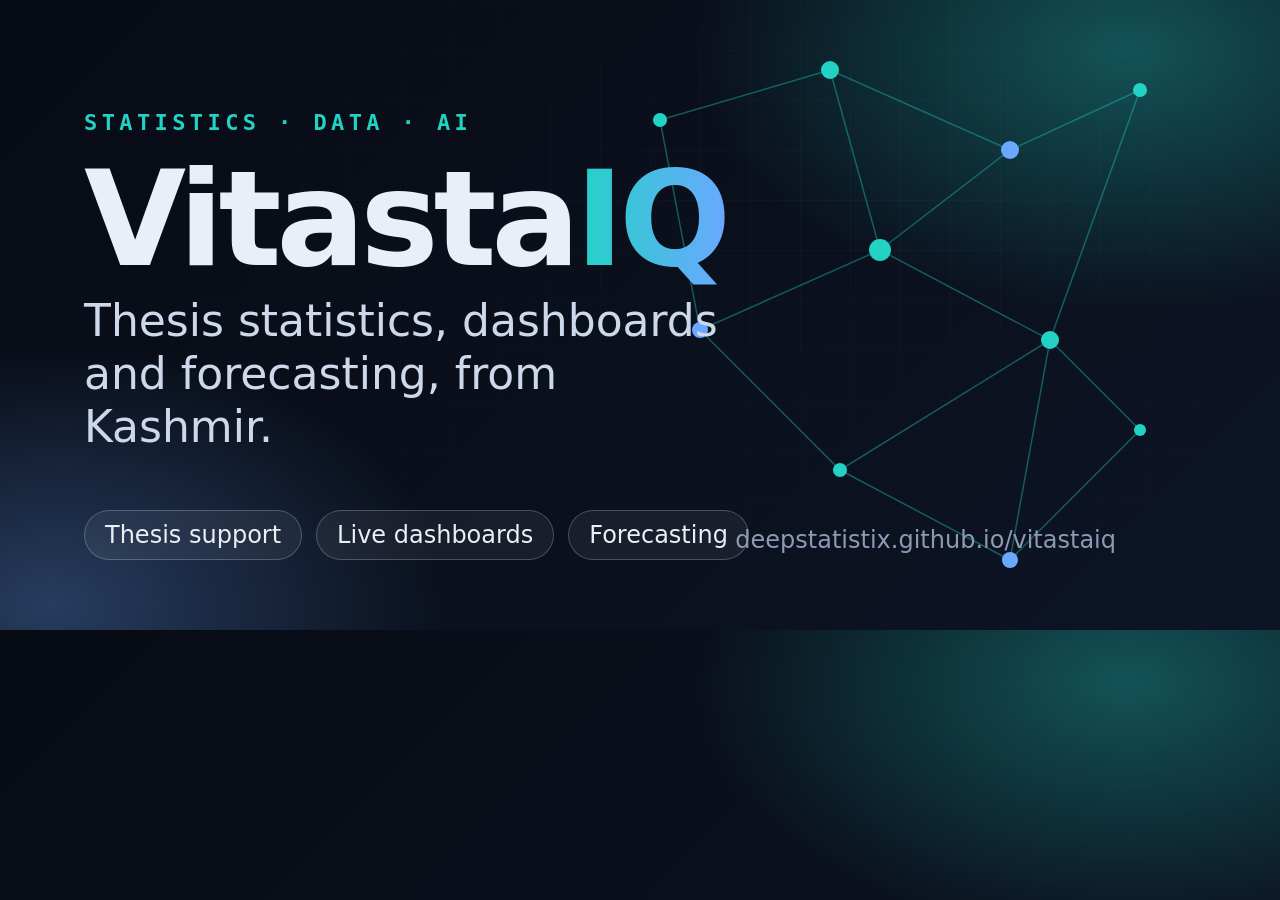
<file: design/og-card.html>
<!doctype html><html><head><meta charset="utf-8"><style>
*{box-sizing:border-box;margin:0}
body{width:1200px;height:630px;overflow:hidden;font-family:"Segoe UI",system-ui,sans-serif;color:#e9eef7;position:relative;
 background:radial-gradient(700px 420px at 88% 8%,rgba(34,211,197,.34),transparent 62%),radial-gradient(640px 420px at 4% 96%,rgba(106,168,255,.30),transparent 62%),linear-gradient(135deg,#070b14,#0d1424)}
.grid{position:absolute;inset:0;opacity:.22;background-image:linear-gradient(rgba(255,255,255,.12) 1px,transparent 1px),linear-gradient(90deg,rgba(255,255,255,.12) 1px,transparent 1px);background-size:50px 50px;-webkit-mask-image:radial-gradient(ellipse at 70% 30%,#000,transparent 70%)}
svg{position:absolute;right:0;top:0;width:620px;height:630px}
.c{position:absolute;left:84px;top:110px;width:700px}
.k{font:600 22px ui-monospace,Consolas,monospace;letter-spacing:.2em;color:#22d3c5;text-transform:uppercase}
.b{font-size:132px;font-weight:800;letter-spacing:-.04em;line-height:1;margin:18px 0 10px}
.b span{background:linear-gradient(90deg,#22d3c5,#6aa8ff);-webkit-background-clip:text;background-clip:text;color:transparent}
.t{font-size:44px;line-height:1.2;color:#cdd8ea;max-width:640px}
.chips{position:absolute;left:84px;bottom:70px;display:flex;gap:14px}
.chips i{font-style:normal;font-size:24px;padding:10px 20px;border:1px solid rgba(255,255,255,.22);border-radius:999px;background:rgba(255,255,255,.06)}
.u{position:absolute;right:84px;bottom:76px;font-size:24px;color:#8c9ab3}
</style></head><body><div class="grid"></div>
<svg viewBox="0 0 620 630" fill="none"><g stroke="#22d3c5" stroke-opacity=".38" stroke-width="1.5">
<path d="M80 120 L250 70 L430 150 L560 90"/><path d="M250 70 L300 250 L430 150"/><path d="M300 250 L120 330 L80 120"/><path d="M300 250 L470 340 L560 90"/><path d="M120 330 L260 470 L470 340"/><path d="M260 470 L430 560 L470 340"/><path d="M430 560 L560 430 L470 340"/></g>
<g fill="#22d3c5"><circle cx="80" cy="120" r="7"/><circle cx="250" cy="70" r="9"/><circle cx="560" cy="90" r="7"/><circle cx="300" cy="250" r="11"/><circle cx="470" cy="340" r="9"/><circle cx="260" cy="470" r="7"/><circle cx="560" cy="430" r="6"/></g>
<g fill="#6aa8ff"><circle cx="430" cy="150" r="9"/><circle cx="120" cy="330" r="8"/><circle cx="430" cy="560" r="8"/></g></svg>
<div class="c"><div class="k">Statistics · Data · AI</div><div class="b">Vitasta<span>IQ</span></div><div class="t">Thesis statistics, dashboards and forecasting, from Kashmir.</div></div>
<div class="chips"><i>Thesis support</i><i>Live dashboards</i><i>Forecasting</i></div><div class="u">deepstatistix.github.io/vitastaiq</div></body></html>
</file>
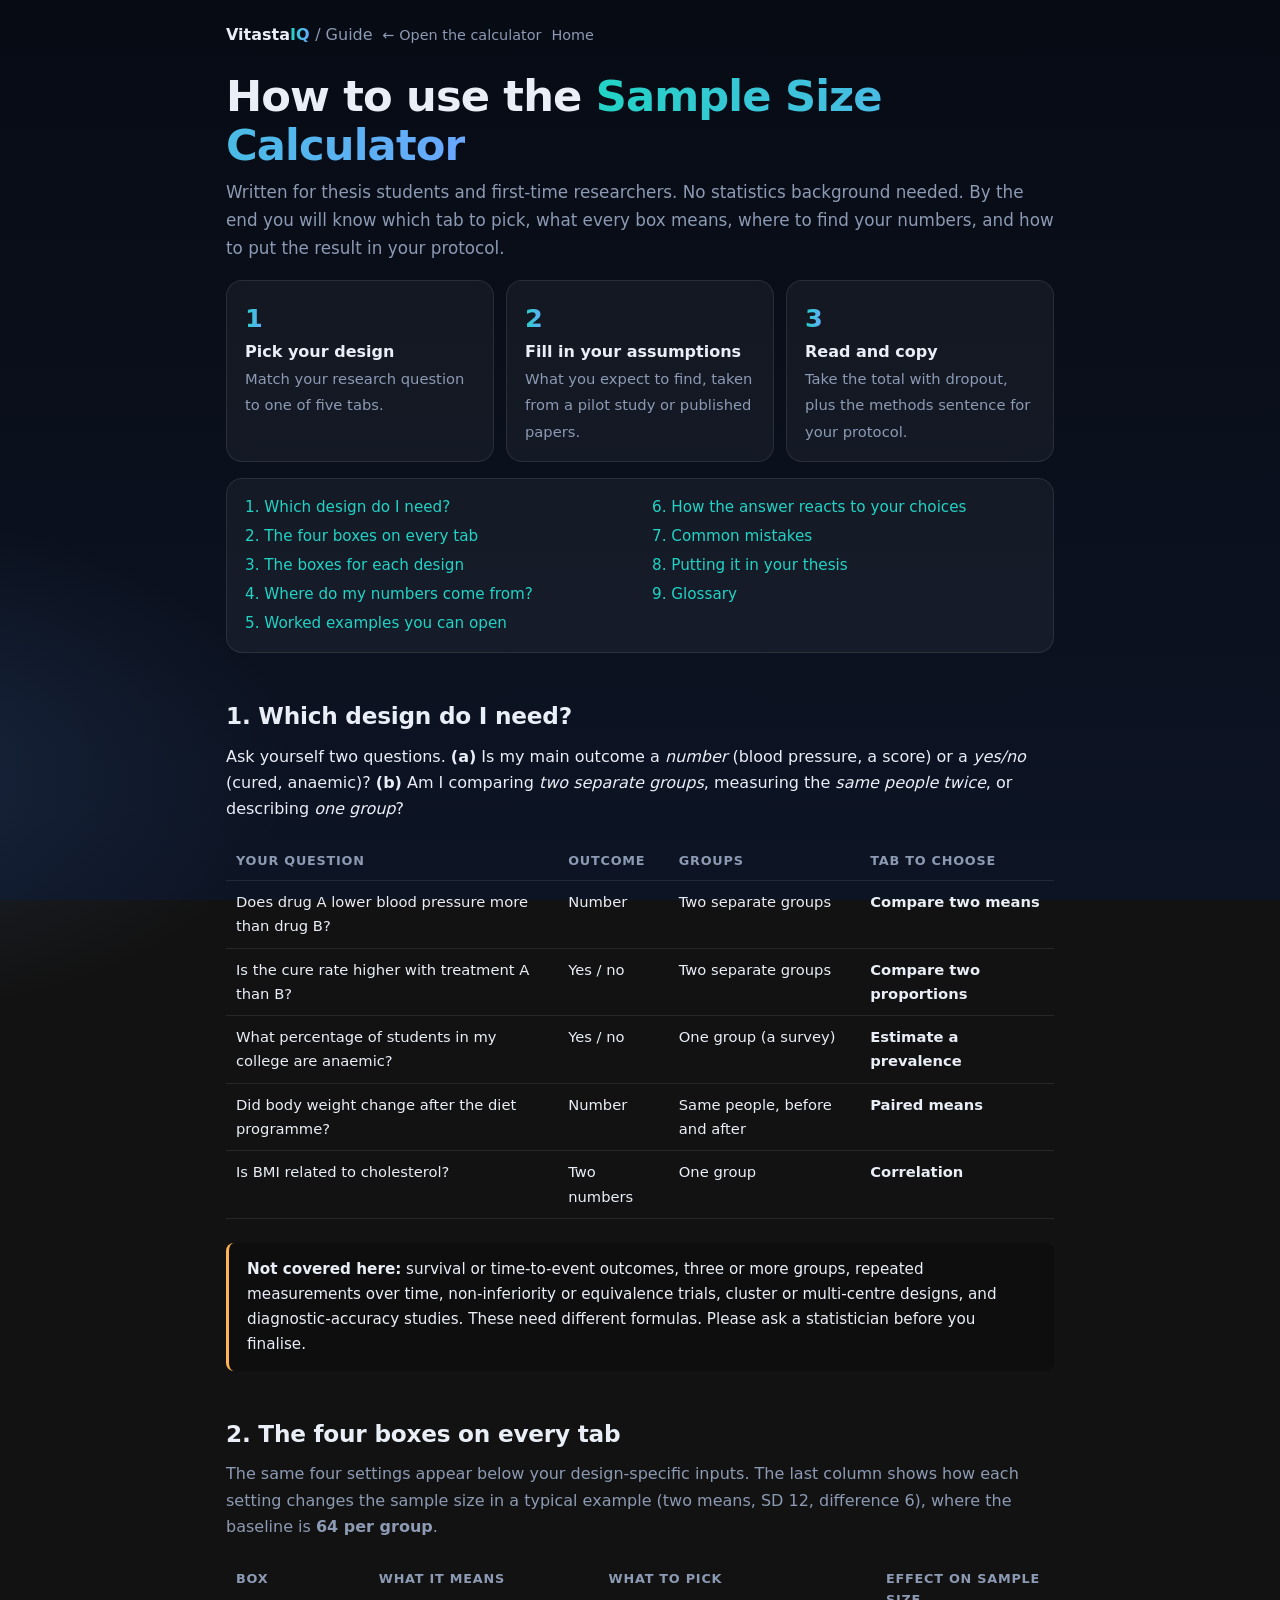
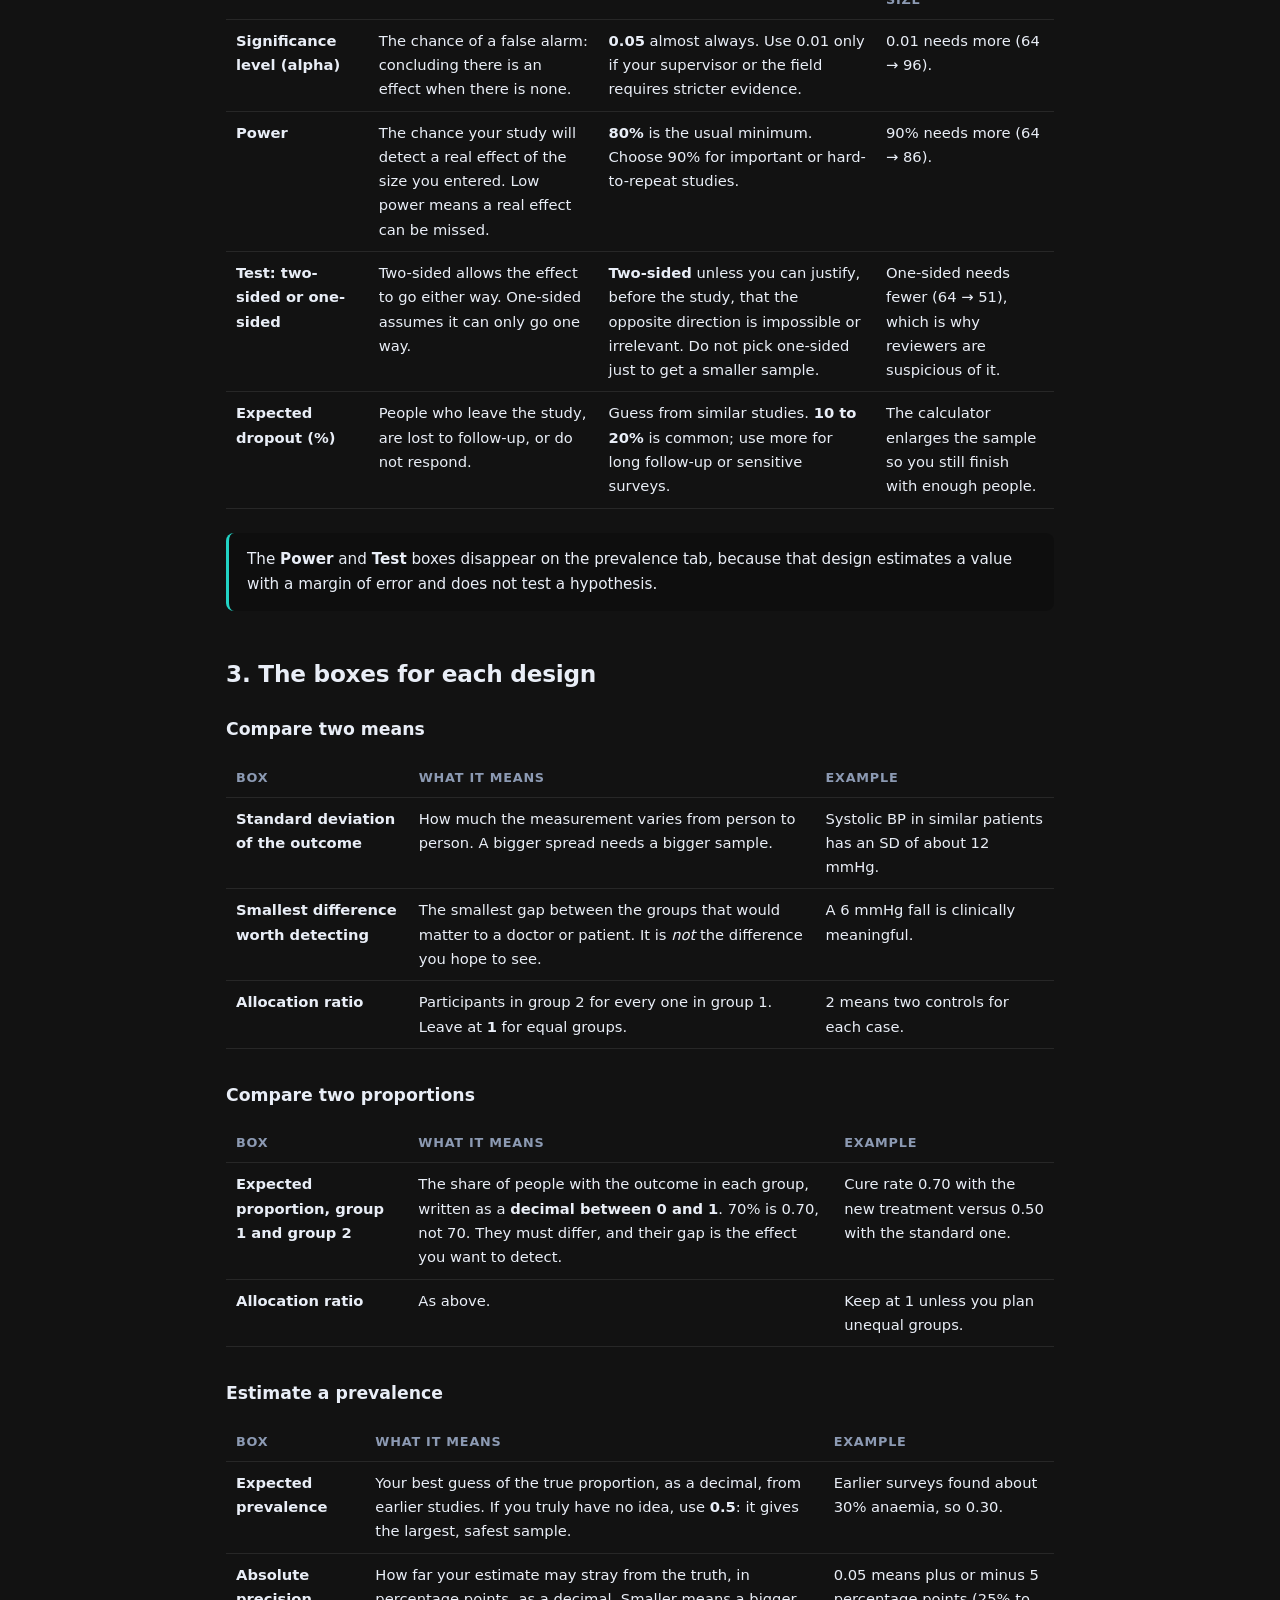
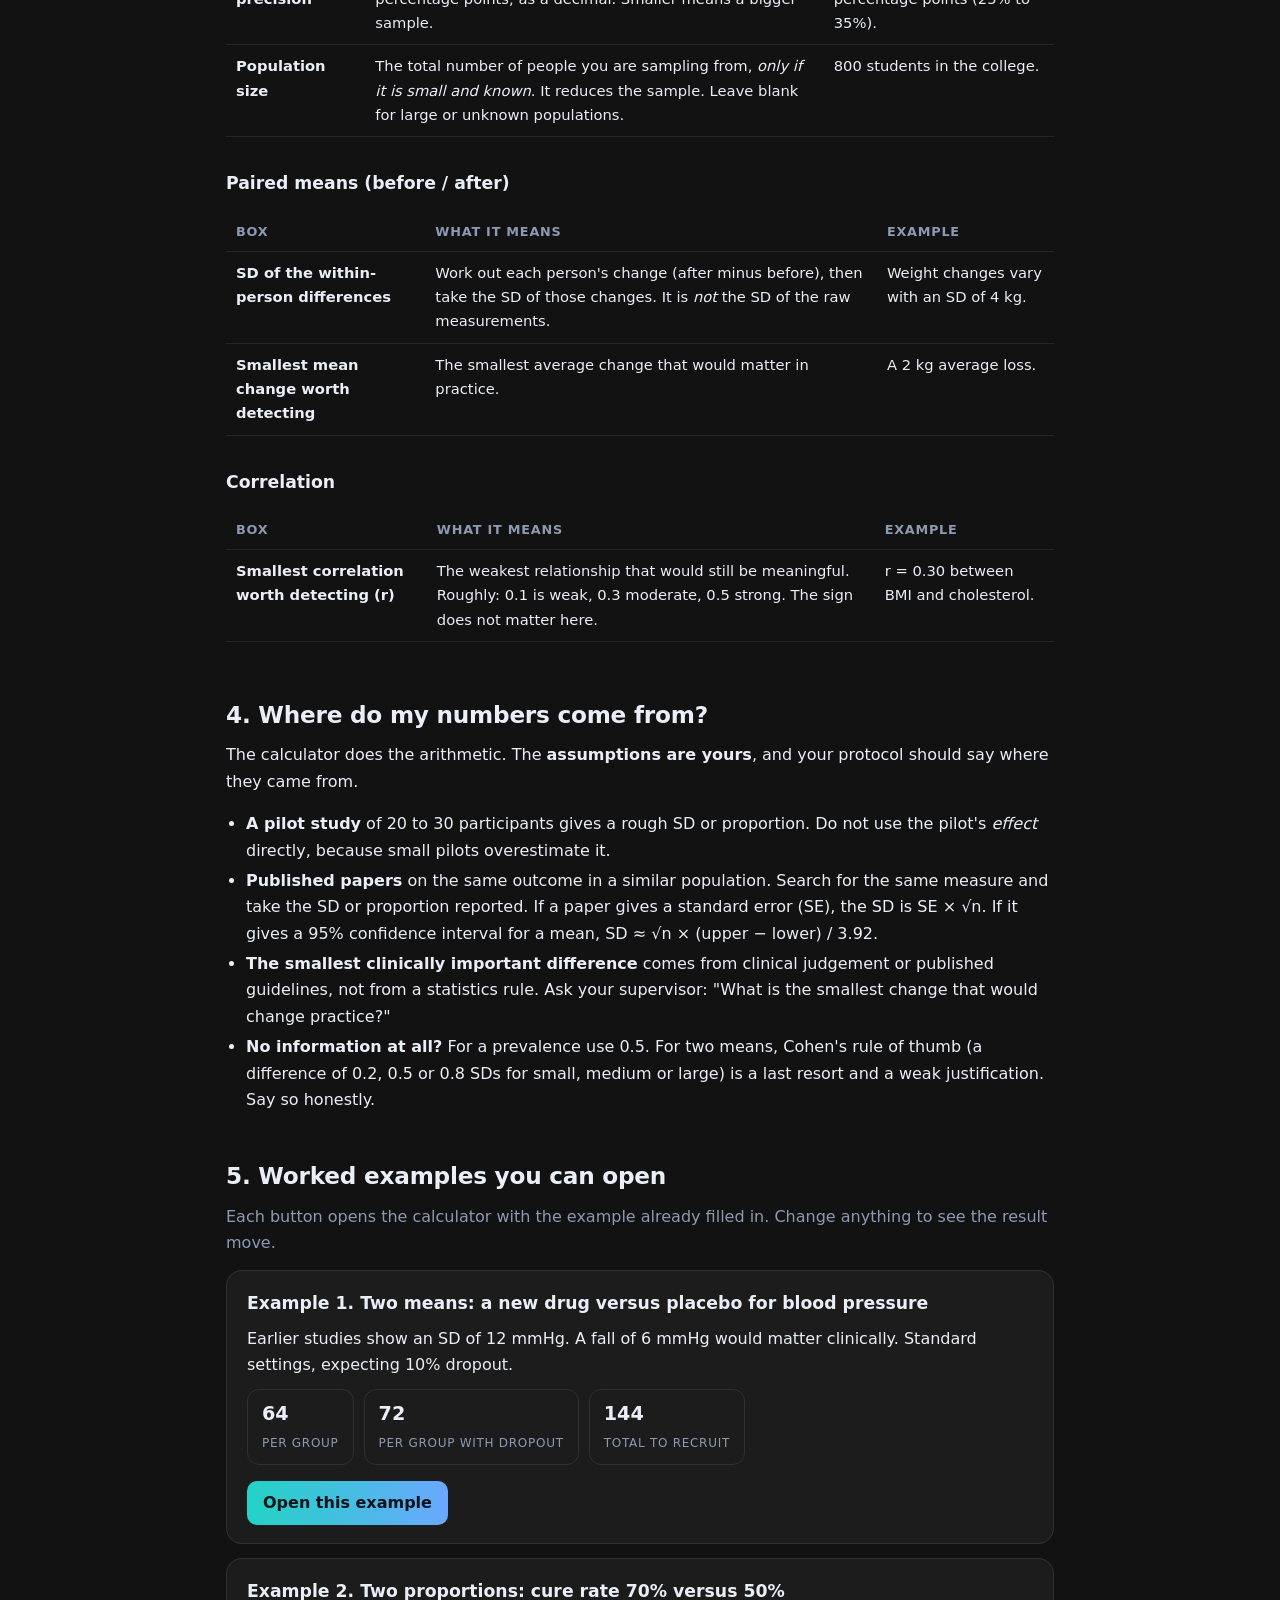
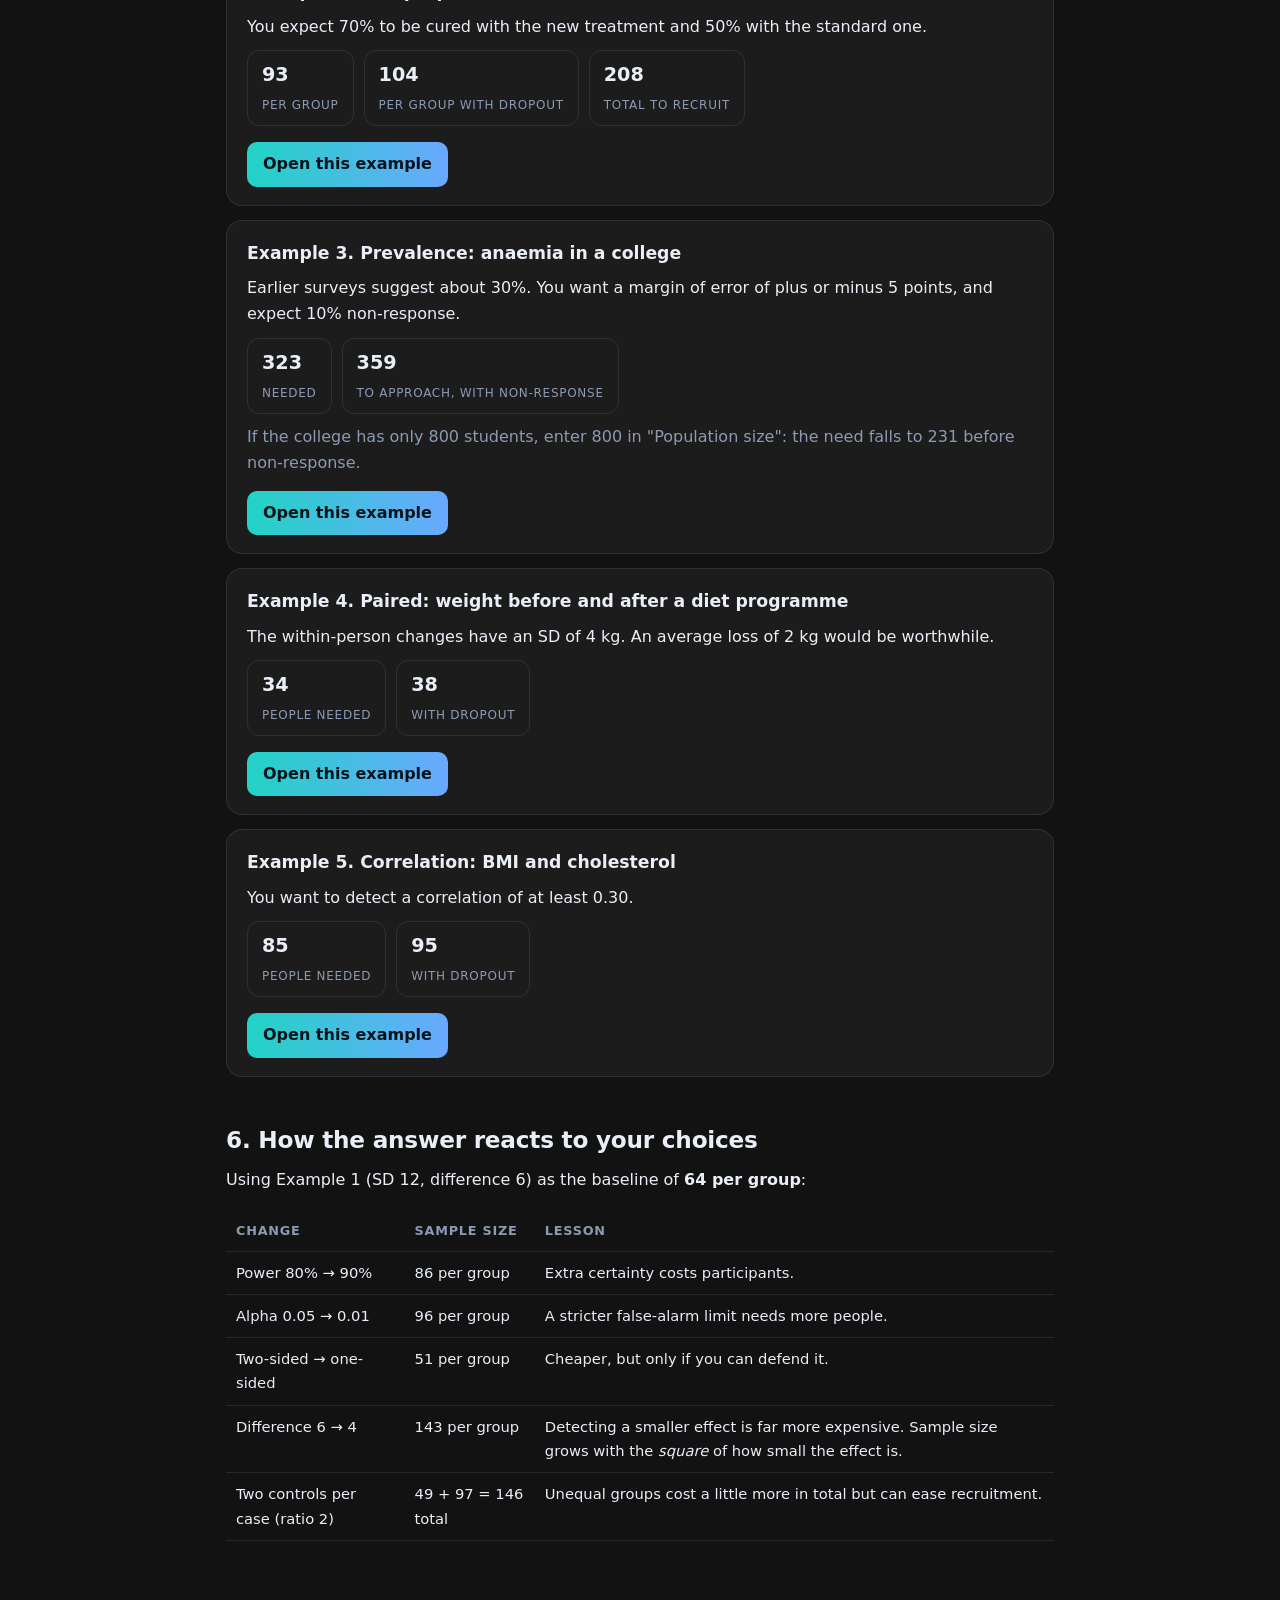
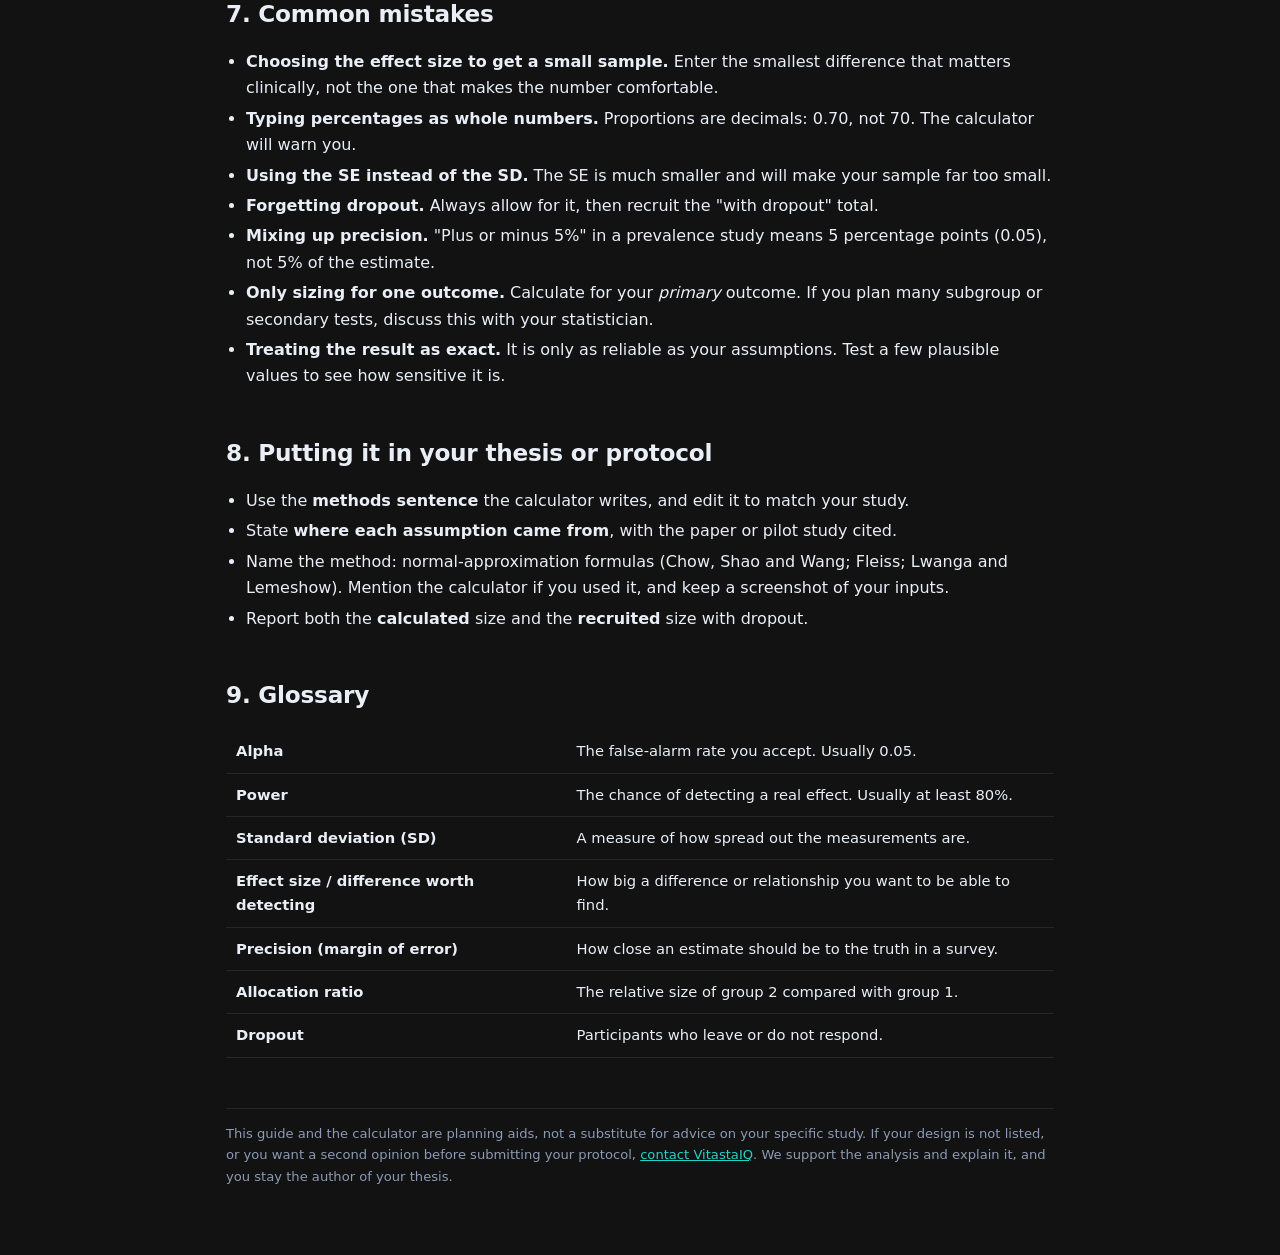
<file: site/demo/samplesize/guide.html>
<!doctype html>
<html lang="en">
<head>
  <meta charset="utf-8">
  <meta name="viewport" content="width=device-width, initial-scale=1">
  <title>How to use the Sample Size Calculator | VitastaIQ</title>
  <meta name="description" content="A plain-language guide to the sample size calculator: which design to pick, what every box means, where to get your numbers, worked examples and common mistakes.">
  <link rel="canonical" href="https://deepstatistix.github.io/vitastaiq/demo/samplesize/guide.html">
  <meta property="og:site_name" content="VitastaIQ">
  <meta property="og:type" content="website">
  <meta property="og:title" content="How to use the Sample Size Calculator | VitastaIQ">
  <meta property="og:description" content="A plain-language guide to the sample size calculator: which design to pick, what every box means, where to get your numbers, worked examples and common mistakes.">
  <meta property="og:url" content="https://deepstatistix.github.io/vitastaiq/demo/samplesize/guide.html">
  <meta property="og:image" content="https://deepstatistix.github.io/vitastaiq/assets/og.png">
  <meta property="og:image:width" content="1200">
  <meta property="og:image:height" content="630">
  <meta name="twitter:card" content="summary_large_image">
  <meta name="twitter:title" content="How to use the Sample Size Calculator | VitastaIQ">
  <meta name="twitter:description" content="A plain-language guide to the sample size calculator: which design to pick, what every box means, where to get your numbers, worked examples and common mistakes.">
  <meta name="twitter:image" content="https://deepstatistix.github.io/vitastaiq/assets/og.png">
  <style>
    :root { color-scheme: dark; --bg:#070b14; --bg2:#0d1424; --card:rgba(255,255,255,.045); --line:rgba(255,255,255,.09); --fg:#e9eef7; --muted:#8c9ab3; --a:#22d3c5; --b:#6aa8ff; --warm:#ffb454; }
    * { box-sizing:border-box; }
    html { scroll-behavior:smooth; scroll-padding-top:16px; }
    body { margin:0; color:var(--fg); font:16px/1.65 system-ui,-apple-system,"Segoe UI",sans-serif; min-height:100vh;
      background: radial-gradient(900px 500px at 85% -10%, rgba(34,211,197,.14), transparent 60%), radial-gradient(700px 420px at -10% 10%, rgba(106,168,255,.13), transparent 60%), linear-gradient(var(--bg), var(--bg2)) fixed; }
    a { color:var(--a); }
    .wrap { max-width:860px; margin:0 auto; padding:22px 16px 60px; }
    .glass { background:var(--card); border:1px solid var(--line); border-radius:16px; }
    header { display:flex; align-items:center; flex-wrap:wrap; gap:10px; margin-bottom:24px; }
    .logo { font-weight:750; } .logo b { background:linear-gradient(90deg,var(--a),var(--b)); -webkit-background-clip:text; background-clip:text; color:transparent; }
    .logo a { color:var(--muted); font-weight:500; text-decoration:none; font-size:.9rem; margin-left:10px; }
    h1 { font-size:clamp(1.8rem,5vw,2.7rem); line-height:1.12; margin:0 0 10px; letter-spacing:-.02em; }
    h1 span { background:linear-gradient(90deg,var(--a),var(--b)); -webkit-background-clip:text; background-clip:text; color:transparent; }
    h2 { font-size:1.45rem; margin:44px 0 6px; letter-spacing:-.01em; } h3 { font-size:1.08rem; margin:22px 0 4px; }
    .lede { color:var(--muted); font-size:1.05rem; margin:0 0 18px; }
    p { margin:8px 0; } .muted { color:var(--muted); }
    .steps { display:grid; gap:12px; grid-template-columns:repeat(auto-fit,minmax(220px,1fr)); margin:14px 0; counter-reset:s; }
    .step { padding:16px 18px; counter-increment:s; } .step::before { content:counter(s); font-weight:800; font-size:1.6rem; background:linear-gradient(90deg,var(--a),var(--b)); -webkit-background-clip:text; background-clip:text; color:transparent; }
    .step b { display:block; } .step span { color:var(--muted); font-size:.92rem; }
    .toc { padding:14px 18px; margin:16px 0; columns:2; column-gap:24px; font-size:.95rem; } @media (max-width:600px) { .toc { columns:1; } }
    .toc a { display:block; padding:2px 0; text-decoration:none; }
    table { width:100%; border-collapse:collapse; font-size:.92rem; margin:10px 0; }
    th,td { text-align:left; padding:9px 10px; border-bottom:1px solid var(--line); vertical-align:top; } th { color:var(--muted); font-weight:600; font-size:.8rem; text-transform:uppercase; letter-spacing:.06em; }
    .tw { overflow-x:auto; } td b { color:var(--fg); }
    .call { padding:14px 18px; border-left:3px solid var(--a); border-radius:8px; background:rgba(0,0,0,.22); margin:14px 0; font-size:.95rem; }
    .call.warn { border-left-color:var(--warm); }
    .ex { padding:18px 20px; margin:14px 0; } .ex h3 { margin-top:0; }
    .res { display:flex; flex-wrap:wrap; gap:10px; margin:10px 0; } .res div { padding:8px 14px; border:1px solid var(--line); border-radius:12px; } .res b { font-size:1.2rem; display:block; } .res span { color:var(--muted); font-size:.75rem; text-transform:uppercase; letter-spacing:.06em; }
    .btn { display:inline-block; padding:9px 16px; border-radius:10px; text-decoration:none; font-weight:650; color:#04121a; background:linear-gradient(90deg,var(--a),var(--b)); margin-top:6px; }
    ul { padding-left:20px; } li { margin:4px 0; }
    code { background:rgba(255,255,255,.08); padding:1px 6px; border-radius:6px; font-size:.9em; }
    .note { color:var(--muted); font-size:.82rem; margin-top:40px; border-top:1px solid var(--line); padding-top:14px; }
  </style>
</head>
<body>
<div class="wrap">
  <header><div class="logo">Vitasta<b>IQ</b> <span style="color:var(--muted);font-weight:500">/ Guide</span><a href="index.html">&larr; Open the calculator</a><a href="../../index.html">Home</a></div></header>

  <h1>How to use the <span>Sample Size Calculator</span></h1>
  <p class="lede">Written for thesis students and first-time researchers. No statistics background needed. By the end you will know which tab to pick, what every box means, where to find your numbers, and how to put the result in your protocol.</p>

  <div class="steps">
    <div class="step glass"><b>Pick your design</b><span>Match your research question to one of five tabs.</span></div>
    <div class="step glass"><b>Fill in your assumptions</b><span>What you expect to find, taken from a pilot study or published papers.</span></div>
    <div class="step glass"><b>Read and copy</b><span>Take the total with dropout, plus the methods sentence for your protocol.</span></div>
  </div>

  <div class="toc glass"><a href="#choose">1. Which design do I need?</a><a href="#common">2. The four boxes on every tab</a><a href="#specific">3. The boxes for each design</a><a href="#sources">4. Where do my numbers come from?</a><a href="#examples">5. Worked examples you can open</a><a href="#react">6. How the answer reacts to your choices</a><a href="#mistakes">7. Common mistakes</a><a href="#thesis">8. Putting it in your thesis</a><a href="#glossary">9. Glossary</a></div>

  <h2 id="choose">1. Which design do I need?</h2>
  <p>Ask yourself two questions. <b>(a)</b> Is my main outcome a <i>number</i> (blood pressure, a score) or a <i>yes/no</i> (cured, anaemic)? <b>(b)</b> Am I comparing <i>two separate groups</i>, measuring the <i>same people twice</i>, or describing <i>one group</i>?</p>
  <div class="tw"><table>
    <tr><th>Your question</th><th>Outcome</th><th>Groups</th><th>Tab to choose</th></tr>
    <tr><td>Does drug A lower blood pressure more than drug B?</td><td>Number</td><td>Two separate groups</td><td><b>Compare two means</b></td></tr>
    <tr><td>Is the cure rate higher with treatment A than B?</td><td>Yes / no</td><td>Two separate groups</td><td><b>Compare two proportions</b></td></tr>
    <tr><td>What percentage of students in my college are anaemic?</td><td>Yes / no</td><td>One group (a survey)</td><td><b>Estimate a prevalence</b></td></tr>
    <tr><td>Did body weight change after the diet programme?</td><td>Number</td><td>Same people, before and after</td><td><b>Paired means</b></td></tr>
    <tr><td>Is BMI related to cholesterol?</td><td>Two numbers</td><td>One group</td><td><b>Correlation</b></td></tr>
  </table></div>
  <div class="call warn"><b>Not covered here:</b> survival or time-to-event outcomes, three or more groups, repeated measurements over time, non-inferiority or equivalence trials, cluster or multi-centre designs, and diagnostic-accuracy studies. These need different formulas. Please ask a statistician before you finalise.</div>

  <h2 id="common">2. The four boxes on every tab</h2>
  <p class="muted">The same four settings appear below your design-specific inputs. The last column shows how each setting changes the sample size in a typical example (two means, SD 12, difference 6), where the baseline is <b>64 per group</b>.</p>
  <div class="tw"><table>
    <tr><th>Box</th><th>What it means</th><th>What to pick</th><th>Effect on sample size</th></tr>
    <tr><td><b>Significance level (alpha)</b></td><td>The chance of a false alarm: concluding there is an effect when there is none.</td><td><b>0.05</b> almost always. Use 0.01 only if your supervisor or the field requires stricter evidence.</td><td>0.01 needs more (64 &rarr; 96).</td></tr>
    <tr><td><b>Power</b></td><td>The chance your study will detect a real effect of the size you entered. Low power means a real effect can be missed.</td><td><b>80%</b> is the usual minimum. Choose 90% for important or hard-to-repeat studies.</td><td>90% needs more (64 &rarr; 86).</td></tr>
    <tr><td><b>Test: two-sided or one-sided</b></td><td>Two-sided allows the effect to go either way. One-sided assumes it can only go one way.</td><td><b>Two-sided</b> unless you can justify, before the study, that the opposite direction is impossible or irrelevant. Do not pick one-sided just to get a smaller sample.</td><td>One-sided needs fewer (64 &rarr; 51), which is why reviewers are suspicious of it.</td></tr>
    <tr><td><b>Expected dropout (%)</b></td><td>People who leave the study, are lost to follow-up, or do not respond.</td><td>Guess from similar studies. <b>10 to 20%</b> is common; use more for long follow-up or sensitive surveys.</td><td>The calculator enlarges the sample so you still finish with enough people.</td></tr>
  </table></div>
  <div class="call">The <b>Power</b> and <b>Test</b> boxes disappear on the prevalence tab, because that design estimates a value with a margin of error and does not test a hypothesis.</div>

  <h2 id="specific">3. The boxes for each design</h2>

  <h3>Compare two means</h3>
  <div class="tw"><table>
    <tr><th>Box</th><th>What it means</th><th>Example</th></tr>
    <tr><td><b>Standard deviation of the outcome</b></td><td>How much the measurement varies from person to person. A bigger spread needs a bigger sample.</td><td>Systolic BP in similar patients has an SD of about 12 mmHg.</td></tr>
    <tr><td><b>Smallest difference worth detecting</b></td><td>The smallest gap between the groups that would matter to a doctor or patient. It is <i>not</i> the difference you hope to see.</td><td>A 6 mmHg fall is clinically meaningful.</td></tr>
    <tr><td><b>Allocation ratio</b></td><td>Participants in group 2 for every one in group 1. Leave at <b>1</b> for equal groups.</td><td>2 means two controls for each case.</td></tr>
  </table></div>

  <h3>Compare two proportions</h3>
  <div class="tw"><table>
    <tr><th>Box</th><th>What it means</th><th>Example</th></tr>
    <tr><td><b>Expected proportion, group 1 and group 2</b></td><td>The share of people with the outcome in each group, written as a <b>decimal between 0 and 1</b>. 70% is 0.70, not 70. They must differ, and their gap is the effect you want to detect.</td><td>Cure rate 0.70 with the new treatment versus 0.50 with the standard one.</td></tr>
    <tr><td><b>Allocation ratio</b></td><td>As above.</td><td>Keep at 1 unless you plan unequal groups.</td></tr>
  </table></div>

  <h3>Estimate a prevalence</h3>
  <div class="tw"><table>
    <tr><th>Box</th><th>What it means</th><th>Example</th></tr>
    <tr><td><b>Expected prevalence</b></td><td>Your best guess of the true proportion, as a decimal, from earlier studies. If you truly have no idea, use <b>0.5</b>: it gives the largest, safest sample.</td><td>Earlier surveys found about 30% anaemia, so 0.30.</td></tr>
    <tr><td><b>Absolute precision</b></td><td>How far your estimate may stray from the truth, in percentage points, as a decimal. Smaller means a bigger sample.</td><td>0.05 means plus or minus 5 percentage points (25% to 35%).</td></tr>
    <tr><td><b>Population size</b></td><td>The total number of people you are sampling from, <i>only if it is small and known</i>. It reduces the sample. Leave blank for large or unknown populations.</td><td>800 students in the college.</td></tr>
  </table></div>

  <h3>Paired means (before / after)</h3>
  <div class="tw"><table>
    <tr><th>Box</th><th>What it means</th><th>Example</th></tr>
    <tr><td><b>SD of the within-person differences</b></td><td>Work out each person's change (after minus before), then take the SD of those changes. It is <i>not</i> the SD of the raw measurements.</td><td>Weight changes vary with an SD of 4 kg.</td></tr>
    <tr><td><b>Smallest mean change worth detecting</b></td><td>The smallest average change that would matter in practice.</td><td>A 2 kg average loss.</td></tr>
  </table></div>

  <h3>Correlation</h3>
  <div class="tw"><table>
    <tr><th>Box</th><th>What it means</th><th>Example</th></tr>
    <tr><td><b>Smallest correlation worth detecting (r)</b></td><td>The weakest relationship that would still be meaningful. Roughly: 0.1 is weak, 0.3 moderate, 0.5 strong. The sign does not matter here.</td><td>r = 0.30 between BMI and cholesterol.</td></tr>
  </table></div>

  <h2 id="sources">4. Where do my numbers come from?</h2>
  <p>The calculator does the arithmetic. The <b>assumptions are yours</b>, and your protocol should say where they came from.</p>
  <ul>
    <li><b>A pilot study</b> of 20 to 30 participants gives a rough SD or proportion. Do not use the pilot's <i>effect</i> directly, because small pilots overestimate it.</li>
    <li><b>Published papers</b> on the same outcome in a similar population. Search for the same measure and take the SD or proportion reported. If a paper gives a standard error (SE), the SD is SE &times; &radic;n. If it gives a 95% confidence interval for a mean, SD &asymp; &radic;n &times; (upper &minus; lower) / 3.92.</li>
    <li><b>The smallest clinically important difference</b> comes from clinical judgement or published guidelines, not from a statistics rule. Ask your supervisor: "What is the smallest change that would change practice?"</li>
    <li><b>No information at all?</b> For a prevalence use 0.5. For two means, Cohen's rule of thumb (a difference of 0.2, 0.5 or 0.8 SDs for small, medium or large) is a last resort and a weak justification. Say so honestly.</li>
  </ul>

  <h2 id="examples">5. Worked examples you can open</h2>
  <p class="muted">Each button opens the calculator with the example already filled in. Change anything to see the result move.</p>

  <div class="ex glass"><h3>Example 1. Two means: a new drug versus placebo for blood pressure</h3>
    <p>Earlier studies show an SD of 12 mmHg. A fall of 6 mmHg would matter clinically. Standard settings, expecting 10% dropout.</p>
    <div class="res"><div><b>64</b><span>per group</span></div><div><b>72</b><span>per group with dropout</span></div><div><b>144</b><span>total to recruit</span></div></div>
    <a class="btn" href="index.html?design=twoMeans&sd=12&delta=6&ratio=1&alpha=0.05&power=0.8&sides=2&drop=10">Open this example</a></div>

  <div class="ex glass"><h3>Example 2. Two proportions: cure rate 70% versus 50%</h3>
    <p>You expect 70% to be cured with the new treatment and 50% with the standard one.</p>
    <div class="res"><div><b>93</b><span>per group</span></div><div><b>104</b><span>per group with dropout</span></div><div><b>208</b><span>total to recruit</span></div></div>
    <a class="btn" href="index.html?design=twoProps&p1=0.7&p2=0.5&ratio=1&alpha=0.05&power=0.8&sides=2&drop=10">Open this example</a></div>

  <div class="ex glass"><h3>Example 3. Prevalence: anaemia in a college</h3>
    <p>Earlier surveys suggest about 30%. You want a margin of error of plus or minus 5 points, and expect 10% non-response.</p>
    <div class="res"><div><b>323</b><span>needed</span></div><div><b>359</b><span>to approach, with non-response</span></div></div>
    <p class="muted">If the college has only 800 students, enter 800 in "Population size": the need falls to 231 before non-response.</p>
    <a class="btn" href="index.html?design=oneProp&p=0.3&d=0.05&alpha=0.05&drop=10">Open this example</a></div>

  <div class="ex glass"><h3>Example 4. Paired: weight before and after a diet programme</h3>
    <p>The within-person changes have an SD of 4 kg. An average loss of 2 kg would be worthwhile.</p>
    <div class="res"><div><b>34</b><span>people needed</span></div><div><b>38</b><span>with dropout</span></div></div>
    <a class="btn" href="index.html?design=paired&sdDiff=4&delta=2&alpha=0.05&power=0.8&sides=2&drop=10">Open this example</a></div>

  <div class="ex glass"><h3>Example 5. Correlation: BMI and cholesterol</h3>
    <p>You want to detect a correlation of at least 0.30.</p>
    <div class="res"><div><b>85</b><span>people needed</span></div><div><b>95</b><span>with dropout</span></div></div>
    <a class="btn" href="index.html?design=corr&r=0.3&alpha=0.05&power=0.8&sides=2&drop=10">Open this example</a></div>

  <h2 id="react">6. How the answer reacts to your choices</h2>
  <p>Using Example 1 (SD 12, difference 6) as the baseline of <b>64 per group</b>:</p>
  <div class="tw"><table>
    <tr><th>Change</th><th>Sample size</th><th>Lesson</th></tr>
    <tr><td>Power 80% &rarr; 90%</td><td>86 per group</td><td>Extra certainty costs participants.</td></tr>
    <tr><td>Alpha 0.05 &rarr; 0.01</td><td>96 per group</td><td>A stricter false-alarm limit needs more people.</td></tr>
    <tr><td>Two-sided &rarr; one-sided</td><td>51 per group</td><td>Cheaper, but only if you can defend it.</td></tr>
    <tr><td>Difference 6 &rarr; 4</td><td>143 per group</td><td>Detecting a smaller effect is far more expensive. Sample size grows with the <i>square</i> of how small the effect is.</td></tr>
    <tr><td>Two controls per case (ratio 2)</td><td>49 + 97 = 146 total</td><td>Unequal groups cost a little more in total but can ease recruitment.</td></tr>
  </table></div>

  <h2 id="mistakes">7. Common mistakes</h2>
  <ul>
    <li><b>Choosing the effect size to get a small sample.</b> Enter the smallest difference that matters clinically, not the one that makes the number comfortable.</li>
    <li><b>Typing percentages as whole numbers.</b> Proportions are decimals: 0.70, not 70. The calculator will warn you.</li>
    <li><b>Using the SE instead of the SD.</b> The SE is much smaller and will make your sample far too small.</li>
    <li><b>Forgetting dropout.</b> Always allow for it, then recruit the "with dropout" total.</li>
    <li><b>Mixing up precision.</b> "Plus or minus 5%" in a prevalence study means 5 percentage points (0.05), not 5% of the estimate.</li>
    <li><b>Only sizing for one outcome.</b> Calculate for your <i>primary</i> outcome. If you plan many subgroup or secondary tests, discuss this with your statistician.</li>
    <li><b>Treating the result as exact.</b> It is only as reliable as your assumptions. Test a few plausible values to see how sensitive it is.</li>
  </ul>

  <h2 id="thesis">8. Putting it in your thesis or protocol</h2>
  <ul>
    <li>Use the <b>methods sentence</b> the calculator writes, and edit it to match your study.</li>
    <li>State <b>where each assumption came from</b>, with the paper or pilot study cited.</li>
    <li>Name the method: normal-approximation formulas (Chow, Shao and Wang; Fleiss; Lwanga and Lemeshow). Mention the calculator if you used it, and keep a screenshot of your inputs.</li>
    <li>Report both the <b>calculated</b> size and the <b>recruited</b> size with dropout.</li>
  </ul>

  <h2 id="glossary">9. Glossary</h2>
  <div class="tw"><table>
    <tr><td><b>Alpha</b></td><td>The false-alarm rate you accept. Usually 0.05.</td></tr>
    <tr><td><b>Power</b></td><td>The chance of detecting a real effect. Usually at least 80%.</td></tr>
    <tr><td><b>Standard deviation (SD)</b></td><td>A measure of how spread out the measurements are.</td></tr>
    <tr><td><b>Effect size / difference worth detecting</b></td><td>How big a difference or relationship you want to be able to find.</td></tr>
    <tr><td><b>Precision (margin of error)</b></td><td>How close an estimate should be to the truth in a survey.</td></tr>
    <tr><td><b>Allocation ratio</b></td><td>The relative size of group 2 compared with group 1.</td></tr>
    <tr><td><b>Dropout</b></td><td>Participants who leave or do not respond.</td></tr>
  </table></div>

  <p class="note">This guide and the calculator are planning aids, not a substitute for advice on your specific study. If your design is not listed, or you want a second opinion before submitting your protocol, <a href="../../index.html#contact">contact VitastaIQ</a>. We support the analysis and explain it, and you stay the author of your thesis.</p>
</div>
</body>
</html>
</file>
<file: site/styles.css>
:root {
  color-scheme: dark;
  --bg: #070b14; --bg2: #0d1424; --card: rgba(255,255,255,.045); --line: rgba(255,255,255,.09);
  --fg: #e9eef7; --muted: #8c9ab3; --a: #22d3c5; --b: #6aa8ff; --warm: #ffb454;
}
* { box-sizing: border-box; }
html { scroll-behavior: smooth; scroll-padding-top: 72px; }
body {
  margin: 0; color: var(--fg); font: 16px/1.6 system-ui, -apple-system, "Segoe UI", sans-serif; min-height: 100vh;
  background: radial-gradient(900px 520px at 85% -8%, rgba(34,211,197,.15), transparent 60%),
              radial-gradient(700px 440px at -10% 8%, rgba(106,168,255,.14), transparent 60%),
              linear-gradient(var(--bg), var(--bg2)) fixed;
}
body::before {
  content: ""; position: fixed; inset: 0; pointer-events: none; opacity: .3;
  background-image: linear-gradient(var(--line) 1px, transparent 1px), linear-gradient(90deg, var(--line) 1px, transparent 1px);
  background-size: 46px 46px;
  -webkit-mask-image: radial-gradient(ellipse at 50% 0%, #000 0%, transparent 72%); mask-image: radial-gradient(ellipse at 50% 0%, #000 0%, transparent 72%);
}
a { color: var(--a); }
.wrap { position: relative; max-width: 1120px; margin: 0 auto; padding: 0 16px; }
.glass { background: var(--card); border: 1px solid var(--line); border-radius: 16px; backdrop-filter: blur(6px); }
.grad { background: linear-gradient(90deg, var(--a), var(--b)); -webkit-background-clip: text; background-clip: text; color: transparent; }

/* nav */
header.top { position: sticky; top: 0; z-index: 20; background: rgba(7,11,20,.72); backdrop-filter: blur(10px); border-bottom: 1px solid var(--line); }
header.top .wrap { display: flex; align-items: center; justify-content: space-between; height: 62px; gap: 12px; }
.brand { font-weight: 780; font-size: 1.2rem; color: var(--fg); text-decoration: none; letter-spacing: .01em; }
.brand span { background: linear-gradient(90deg, var(--a), var(--b)); -webkit-background-clip: text; background-clip: text; color: transparent; }
nav { display: flex; align-items: center; gap: 4px; }
nav a { color: var(--muted); text-decoration: none; font-size: .93rem; padding: 6px 10px; border-radius: 8px; }
nav a:hover { color: var(--fg); background: var(--card); }
nav a.cta { color: #04121a; background: linear-gradient(90deg, var(--a), var(--b)); font-weight: 650; margin-left: 6px; }
@media (max-width: 760px) { nav a:not(.cta) { display: none; } }

/* hero */
.hero { padding: 84px 16px 40px; }
.eyebrow { display: inline-flex; align-items: center; gap: 8px; font-size: .82rem; color: var(--muted); padding: 6px 12px; border-radius: 99px; margin-bottom: 18px; }
.dot { width: 8px; height: 8px; border-radius: 50%; background: var(--a); box-shadow: 0 0 0 0 rgba(34,211,197,.7); animation: pulse 1.8s infinite; }
@keyframes pulse { 70% { box-shadow: 0 0 0 10px rgba(34,211,197,0); } 100% { box-shadow: 0 0 0 0 rgba(34,211,197,0); } }
.hero h1 { font-size: clamp(2.2rem, 6vw, 4rem); line-height: 1.08; margin: 0 0 16px; letter-spacing: -.025em; max-width: 16ch; }
.rot { display: inline-block; min-width: 1ch; border-right: 3px solid var(--a); padding-right: 4px; animation: blink 1s steps(1) infinite; }
@keyframes blink { 50% { border-color: transparent; } }
.hero p.lede { color: var(--muted); max-width: 58ch; margin: 0 0 26px; font-size: 1.08rem; }
.btn { display: inline-block; padding: 12px 22px; border-radius: 10px; text-decoration: none; font-weight: 650; border: 1px solid transparent; cursor: pointer; font: inherit; font-weight: 650; }
.btn.primary { color: #04121a; background: linear-gradient(90deg, var(--a), var(--b)); box-shadow: 0 8px 28px rgba(34,211,197,.25); transition: transform .15s, box-shadow .15s; }
.btn.primary:hover { transform: translateY(-2px); box-shadow: 0 12px 34px rgba(34,211,197,.35); }
.btn.ghost { color: var(--fg); border-color: var(--line); margin-left: 8px; background: transparent; }
.btn.ghost:hover { border-color: var(--a); }
@media (max-width: 480px) { .btn.ghost { margin: 10px 0 0; } }

.strip { display: grid; gap: 12px; grid-template-columns: repeat(auto-fit, minmax(190px, 1fr)); margin-top: 40px; }
.stat { padding: 16px 18px; }
.stat .n { font-size: 1.9rem; font-weight: 780; letter-spacing: -.02em; font-variant-numeric: tabular-nums; }
.stat .l { color: var(--muted); font-size: .8rem; text-transform: uppercase; letter-spacing: .08em; }
.stat.live .l::before { content: ""; display: inline-block; width: 7px; height: 7px; border-radius: 50%; background: var(--a); margin-right: 7px; animation: pulse 1.8s infinite; }

/* sections */
section { padding: 64px 0 8px; }
.kicker { color: var(--a); font-size: .78rem; text-transform: uppercase; letter-spacing: .14em; font-weight: 650; }
h2 { font-size: clamp(1.6rem, 3.6vw, 2.3rem); line-height: 1.15; margin: 6px 0 8px; letter-spacing: -.02em; }
.sub { color: var(--muted); max-width: 62ch; margin: 0 0 24px; }

/* services */
.filters { display: flex; flex-wrap: wrap; gap: 8px; margin-bottom: 18px; }
.chip { font: inherit; font-size: .9rem; color: var(--fg); background: transparent; border: 1px solid var(--line); border-radius: 99px; padding: 7px 16px; cursor: pointer; transition: .15s; }
.chip:hover { border-color: var(--a); }
.chip[aria-pressed="true"] { color: #04121a; border-color: transparent; font-weight: 650; background: linear-gradient(90deg, var(--a), var(--b)); }
.cards { display: grid; gap: 14px; grid-template-columns: repeat(auto-fill, minmax(290px, 1fr)); }
.card { padding: 22px; position: relative; overflow: hidden; transition: transform .2s, border-color .2s, box-shadow .2s; }
.card:hover { transform: translateY(-4px); border-color: rgba(34,211,197,.5); box-shadow: 0 14px 40px rgba(0,0,0,.35), 0 0 0 1px rgba(34,211,197,.15); }
.card::before { content: ""; position: absolute; left: 0; right: 0; top: 0; height: 2px; background: linear-gradient(90deg, var(--a), var(--b)); opacity: 0; transition: opacity .2s; }
.card:hover::before { opacity: 1; }
.ico { width: 42px; height: 42px; border-radius: 12px; display: grid; place-items: center; font-size: 1.3rem; margin-bottom: 12px; background: linear-gradient(135deg, rgba(34,211,197,.18), rgba(106,168,255,.18)); border: 1px solid var(--line); }
.card h3 { margin: 0 0 6px; font-size: 1.1rem; }
.card p { margin: 0 0 10px; color: var(--muted); font-size: .93rem; }
.card ul { margin: 0; padding-left: 18px; color: var(--muted); font-size: .88rem; }
.card ul li { margin: 2px 0; }
.card[hidden] { display: none; }
.tag { position: absolute; top: 16px; right: 16px; font-size: .68rem; letter-spacing: .08em; text-transform: uppercase; color: var(--a); border: 1px solid rgba(34,211,197,.4); border-radius: 99px; padding: 1px 9px; }
.policy { margin-top: 14px; padding: 14px 18px; color: var(--muted); font-size: .9rem; border-left: 3px solid var(--warm); border-radius: 8px; }
.policy strong { color: var(--fg); }

/* demo */
.demo { padding: 14px; }
.demo .bar { display: flex; gap: 6px; align-items: center; padding: 4px 6px 12px; }
.demo .bar i { width: 11px; height: 11px; border-radius: 50%; background: rgba(255,255,255,.18); display: inline-block; }
.demo .bar span { margin-left: 10px; font-size: .78rem; color: var(--muted); }
.demo iframe { width: 100%; height: 620px; border: 1px solid var(--line); border-radius: 10px; background: var(--bg); }
.demo .row { display: flex; justify-content: space-between; align-items: center; flex-wrap: wrap; gap: 10px; margin-top: 12px; color: var(--muted); font-size: .9rem; }

/* process */
.steps { display: grid; gap: 14px; grid-template-columns: repeat(auto-fit, minmax(230px, 1fr)); counter-reset: s; }
.step { padding: 20px; counter-increment: s; }
.step::before { content: counter(s, decimal-leading-zero); font-size: 2rem; font-weight: 800; background: linear-gradient(90deg, var(--a), var(--b)); -webkit-background-clip: text; background-clip: text; color: transparent; }
.step h3 { margin: 4px 0; font-size: 1.05rem; }
.step p { margin: 0; color: var(--muted); font-size: .92rem; }

/* about */
.about { display: grid; gap: 22px; grid-template-columns: 1.4fr 1fr; align-items: start; }
@media (max-width: 800px) { .about { grid-template-columns: 1fr; } }
.about .box { padding: 22px; }
.facts { list-style: none; margin: 0; padding: 0; }
.facts li { padding: 10px 0; border-bottom: 1px solid var(--line); color: var(--muted); font-size: .93rem; }
.facts li:last-child { border: 0; }
.facts b { color: var(--fg); display: block; }

/* faq */
details { border: 1px solid var(--line); border-radius: 12px; background: var(--card); padding: 14px 18px; margin-bottom: 10px; }
summary { cursor: pointer; font-weight: 600; }
details p { color: var(--muted); margin: 10px 0 0; font-size: .94rem; }

/* contact */
.contact { display: grid; gap: 22px; grid-template-columns: 1fr 1fr; }
@media (max-width: 800px) { .contact { grid-template-columns: 1fr; } }
form { display: grid; gap: 12px; padding: 22px; }
input, textarea, select { font: inherit; color: var(--fg); background: rgba(0,0,0,.3); border: 1px solid var(--line); border-radius: 10px; padding: 11px 13px; width: 100%; }
input:focus, textarea:focus, select:focus { outline: 2px solid var(--a); outline-offset: 1px; }
label { font-size: .84rem; color: var(--muted); }
.side { padding: 22px; }
.side p { color: var(--muted); }
.note { font-size: .8rem; color: var(--muted); margin: 0; }

footer { margin-top: 70px; border-top: 1px solid var(--line); padding: 28px 0 40px; color: var(--muted); font-size: .88rem; }
footer .wrap { display: flex; justify-content: space-between; flex-wrap: wrap; gap: 10px; }

/* reveal on scroll */
.rv { opacity: 0; transform: translateY(18px); transition: opacity .6s ease, transform .6s ease; }
.rv.in { opacity: 1; transform: none; }
@media (prefers-reduced-motion: reduce) {
  .rv { opacity: 1; transform: none; transition: none; }
  .dot, .rot, .stat.live .l::before { animation: none; }
  html { scroll-behavior: auto; }
}

/* ---- intelligence-lab hero ---- */
.hero-sec { position: relative; overflow: hidden; }
#net { position: absolute; inset: 0; width: 100%; height: 100%; -webkit-mask-image: linear-gradient(#000 55%, transparent); mask-image: linear-gradient(#000 55%, transparent); }
.orb { position: absolute; border-radius: 50%; filter: blur(80px); opacity: .5; pointer-events: none; animation: floaty 14s ease-in-out infinite; }
.o1 { width: 380px; height: 380px; background: rgba(34,211,197,.35); top: -120px; right: 6%; }
.o2 { width: 320px; height: 320px; background: rgba(106,168,255,.3); bottom: -80px; left: -60px; animation-delay: -6s; }
@keyframes floaty { 50% { transform: translate(30px, 26px) scale(1.08); } }
.hero { z-index: 1; padding-bottom: 36px; }
.hero-grid { display: grid; gap: 28px; grid-template-columns: 1.1fr 1fr; align-items: center; }
@media (max-width: 920px) { .hero-grid { grid-template-columns: 1fr; } }
.console { overflow: hidden; font-family: ui-monospace, SFMono-Regular, Menlo, Consolas, monospace; box-shadow: 0 20px 60px rgba(0,0,0,.4), 0 0 0 1px rgba(34,211,197,.08); }
.cbar { display: flex; align-items: center; gap: 6px; padding: 10px 14px; border-bottom: 1px solid var(--line); font-size: .74rem; color: var(--muted); }
.cbar i { width: 10px; height: 10px; border-radius: 50%; background: rgba(255,255,255,.18); display: inline-block; }
.cbar span { margin-left: 8px; flex: 1; }
.cdot { width: 8px; height: 8px; border-radius: 50%; background: var(--a); animation: pulse 1.8s infinite; }
.log { margin: 0; padding: 14px 16px; min-height: 250px; font: inherit; font-size: .79rem; line-height: 1.75; color: #b8c7dc; white-space: pre-wrap; word-break: break-word; }
.log .p { color: var(--a); } .log .ok { color: #6fe3a1; } .log .m { color: var(--muted); } .log .w { color: var(--warm); }
.log .cur { display: inline-block; width: 7px; height: 1em; background: var(--a); vertical-align: -2px; animation: blink2 1s steps(1) infinite; }
@keyframes blink2 { 50% { opacity: 0; } }

.ticker { overflow: hidden; border-top: 1px solid var(--line); border-bottom: 1px solid var(--line); background: rgba(255,255,255,.025); font-family: ui-monospace, SFMono-Regular, Menlo, Consolas, monospace; font-size: .82rem; white-space: nowrap; }
.tk { display: inline-flex; gap: 38px; padding: 11px 0; animation: marq 80s linear infinite; }
.ticker:hover .tk { animation-play-state: paused; }
@keyframes marq { to { transform: translateX(-50%); } }
.tk b { color: var(--fg); font-weight: 600; } .tk em { color: var(--a); font-style: normal; } .tk small { color: var(--muted); font-size: .78rem; }

.flow { padding: 52px 0 0; }
.flow-row { display: flex; align-items: stretch; margin-top: 12px; }
.node { flex: 1; padding: 16px; border: 1px solid var(--line); border-radius: 14px; background: var(--card); }
.node b { display: block; font-size: 1.02rem; background: linear-gradient(90deg, var(--a), var(--b)); -webkit-background-clip: text; background-clip: text; color: transparent; }
.node span { color: var(--muted); font-size: .84rem; }
.link { width: 38px; align-self: center; height: 2px; position: relative; background: linear-gradient(90deg, var(--a), var(--b)); opacity: .65; flex: none; }
.link::after { content: ""; position: absolute; top: -3px; width: 8px; height: 8px; border-radius: 50%; background: #fff; box-shadow: 0 0 10px var(--a); animation: run 2.2s linear infinite; }
@keyframes run { from { left: 0; } to { left: calc(100% - 8px); } }
@media (max-width: 860px) { .flow-row { flex-direction: column; } .link { width: 2px; height: 24px; margin: 0 auto; background: linear-gradient(var(--a), var(--b)); } .link::after { display: none; } }

.kicker { font-family: ui-monospace, SFMono-Regular, Menlo, Consolas, monospace; }
.card::after { content: ""; position: absolute; inset: 0; border-radius: inherit; pointer-events: none; opacity: 0; transition: opacity .25s; background: radial-gradient(280px circle at var(--mx, 50%) var(--my, 50%), rgba(34,211,197,.16), transparent 60%); }
.card:hover::after { opacity: 1; }
@media (prefers-reduced-motion: reduce) { .orb, .tk, .link::after, .cdot, .log .cur { animation: none; } }

/* ---- phones ---- */
.menu-btn { display: none; }
.only-phone { display: none; margin: 8px 6px 0; color: var(--muted); font-size: .9rem; }
@media (max-width: 760px) {
  .menu-btn { display: inline-flex; align-items: center; justify-content: center; width: 42px; height: 42px; border: 1px solid var(--line); border-radius: 10px; background: var(--card); color: var(--fg); font-size: 1.25rem; cursor: pointer; }
  nav { display: none; position: absolute; top: 58px; left: 12px; right: 12px; flex-direction: column; align-items: stretch; gap: 2px; padding: 8px; background: rgba(11,17,31,.98); border: 1px solid var(--line); border-radius: 14px; box-shadow: 0 18px 50px rgba(0,0,0,.5); }
  nav.open { display: flex; }
  nav.open a:not(.cta) { display: block; padding: 12px 14px; font-size: 1rem; }
  nav a.cta { margin: 6px 0 0; text-align: center; padding: 12px 14px; }
  .demo iframe { display: none; }
  .only-phone { display: block; }
  .demo .row { justify-content: center; text-align: center; }
}
</file>
